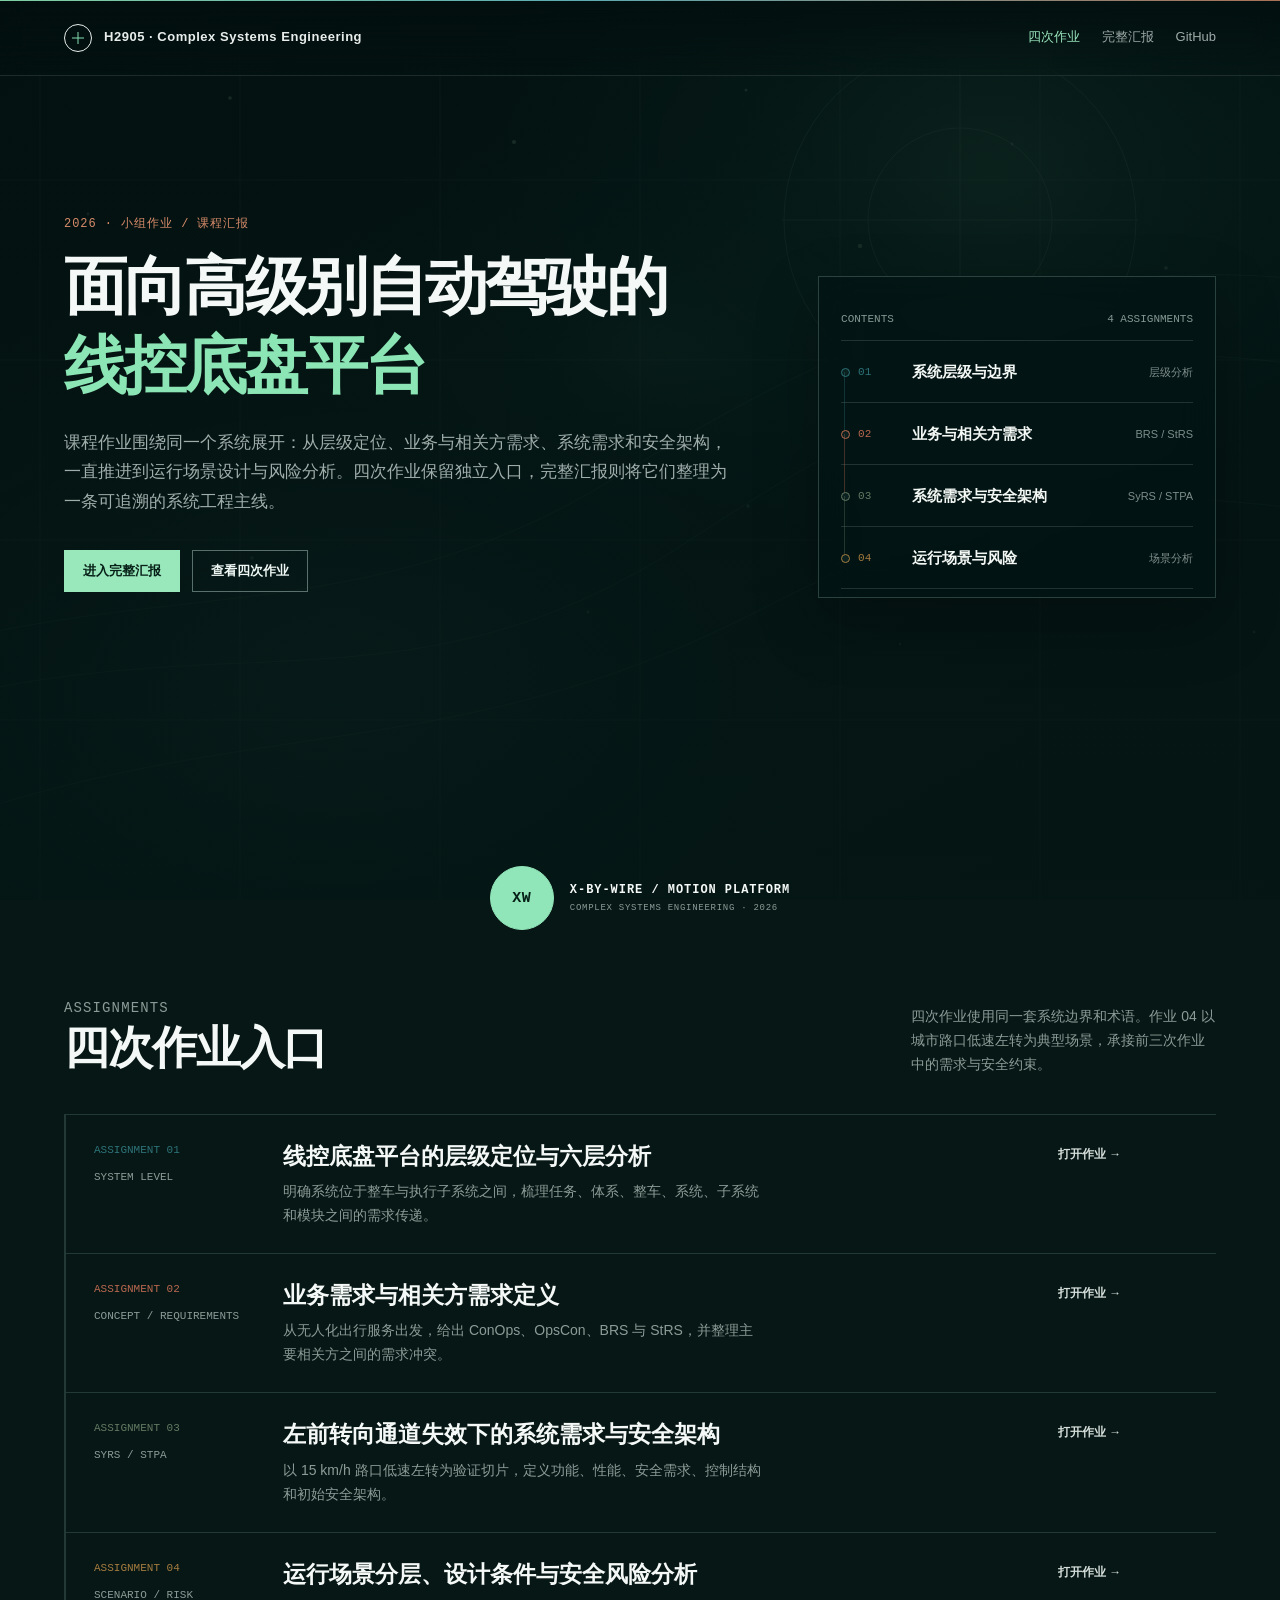
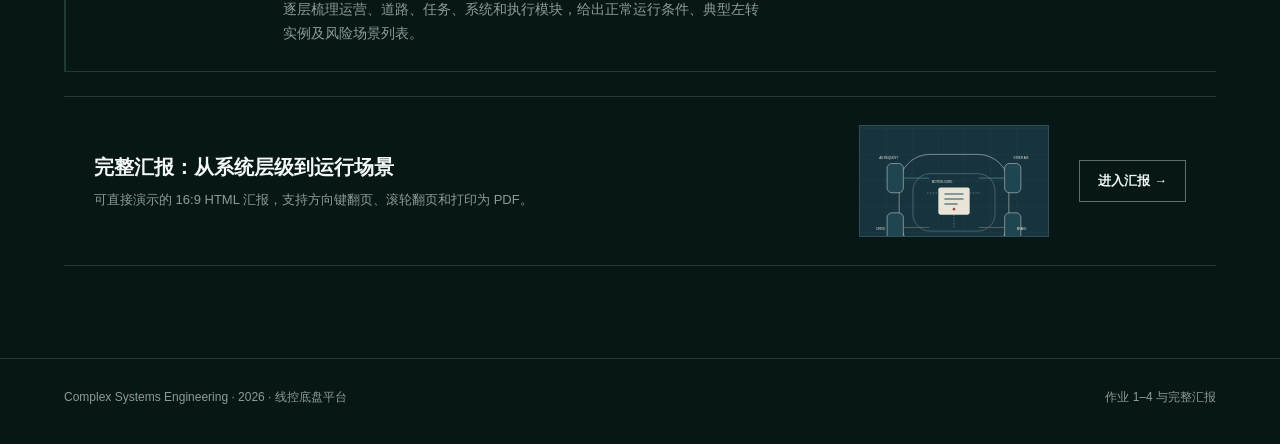
<file: index.html>
<!doctype html>
<html lang="zh-CN">
<head>
  <meta charset="utf-8">
  <meta name="viewport" content="width=device-width, initial-scale=1">
  <meta name="description" content="面向高级别自动驾驶的线控底盘平台：复杂系统工程课程作业 1–4 与完整汇报">
  <title>线控底盘平台｜复杂系统工程作业</title>
  <link rel="stylesheet" href="./assets/site.css">
</head>
<body class="page-home">
  <header class="site-header">
    <a class="site-brand" href="./">
      <span class="brand-rule" aria-hidden="true"></span>
      <span>H2905 · Complex Systems Engineering</span>
    </a>
    <nav class="site-nav" aria-label="主导航">
      <a href="#assignments" aria-current="page">四次作业</a>
      <a href="./report/">完整汇报</a>
      <a href="https://github.com/h2905/complex-systems-engineering-2026">GitHub</a>
    </nav>
  </header>

  <main>
    <section class="wrap hero">
      <div>
        <p class="eyebrow">2026 · 小组作业 / 课程汇报</p>
        <h1><span class="hero-title-line">面向高级别自动驾驶的</span><span>线控底盘平台</span></h1>
        <p class="hero-copy">
          课程作业围绕同一个系统展开：从层级定位、业务与相关方需求、系统需求和安全架构，
          一直推进到运行场景设计与风险分析。四次作业保留独立入口，完整汇报则将它们整理为一条可追溯的系统工程主线。
        </p>
        <div class="hero-actions">
          <a class="button primary" href="./report/">进入完整汇报</a>
          <a class="button" href="#assignments">查看四次作业</a>
        </div>
      </div>

      <aside class="contents-card" aria-label="作业目录">
        <div class="contents-head"><span>CONTENTS</span><span>4 ASSIGNMENTS</span></div>
        <ol class="contents-list">
          <li><a href="./assignments/wire-control-chassis/"><b>01</b><strong>系统层级与边界</strong><span>层级分析</span></a></li>
          <li><a href="./assignments/concept-definition/"><b>02</b><strong>业务与相关方需求</strong><span>BRS / StRS</span></a></li>
          <li><a href="./assignments/system-safety-architecture/"><b>03</b><strong>系统需求与安全架构</strong><span>SyRS / STPA</span></a></li>
          <li><a href="./assignments/scenario-design/"><b>04</b><strong>运行场景与风险</strong><span>场景分析</span></a></li>
        </ol>
      </aside>
    </section>

    <section class="section" id="assignments">
      <div class="wrap">
        <div class="section-brand" aria-hidden="true">
          <span class="section-brand-mark">XW</span>
          <span><strong>X-BY-WIRE / MOTION PLATFORM</strong><small>COMPLEX SYSTEMS ENGINEERING · 2026</small></span>
        </div>
        <header class="section-head">
          <div>
            <p class="eyebrow">ASSIGNMENTS</p>
            <h2>四次作业入口</h2>
          </div>
          <p>四次作业使用同一套系统边界和术语。作业 04 以城市路口低速左转为典型场景，承接前三次作业中的需求与安全约束。</p>
        </header>

        <div class="entry-grid">
          <a class="entry" href="./assignments/wire-control-chassis/">
            <div class="entry-meta"><span>ASSIGNMENT 01</span><span>SYSTEM LEVEL</span></div>
            <h3>线控底盘平台的层级定位与六层分析</h3>
            <p>明确系统位于整车与执行子系统之间，梳理任务、体系、整车、系统、子系统和模块之间的需求传递。</p>
            <div class="entry-foot"><span>层级 / 边界 / 接口</span><strong>打开作业 →</strong></div>
          </a>

          <a class="entry" href="./assignments/concept-definition/">
            <div class="entry-meta"><span>ASSIGNMENT 02</span><span>CONCEPT / REQUIREMENTS</span></div>
            <h3>业务需求与相关方需求定义</h3>
            <p>从无人化出行服务出发，给出 ConOps、OpsCon、BRS 与 StRS，并整理主要相关方之间的需求冲突。</p>
            <div class="entry-foot"><span>BRS / StRS / 相关方</span><strong>打开作业 →</strong></div>
          </a>

          <a class="entry" href="./assignments/system-safety-architecture/">
            <div class="entry-meta"><span>ASSIGNMENT 03</span><span>SYRS / STPA</span></div>
            <h3>左前转向通道失效下的系统需求与安全架构</h3>
            <p>以 15 km/h 路口低速左转为验证切片，定义功能、性能、安全需求、控制结构和初始安全架构。</p>
            <div class="entry-foot"><span>需求 / 架构 / 验证</span><strong>打开作业 →</strong></div>
          </a>

          <a class="entry" href="./assignments/scenario-design/">
            <div class="entry-meta"><span>ASSIGNMENT 04</span><span>SCENARIO / RISK</span></div>
            <h3>运行场景分层、设计条件与安全风险分析</h3>
            <p>逐层梳理运营、道路、任务、系统和执行模块，给出正常运行条件、典型左转实例及风险场景列表。</p>
            <div class="entry-foot"><span>场景 / ODD / 风险</span><strong>打开作业 →</strong></div>
          </a>
        </div>

        <a class="report-banner" href="./report/">
          <div>
            <h3>完整汇报：从系统层级到运行场景</h3>
            <p>可直接演示的 16:9 HTML 汇报，支持方向键翻页、滚轮翻页和打印为 PDF。</p>
          </div>
          <img class="report-banner-art" src="./assets/images/cover-chassis.svg" alt="">
          <span class="button">进入汇报 →</span>
        </a>
      </div>
    </section>
  </main>

  <footer class="site-footer">
    <div class="wrap">
      <span>Complex Systems Engineering · 2026 · 线控底盘平台</span>
      <span>作业 1–4 与完整汇报</span>
    </div>
  </footer>
  <script src="./assets/site.js"></script>
</body>
</html>
</file>
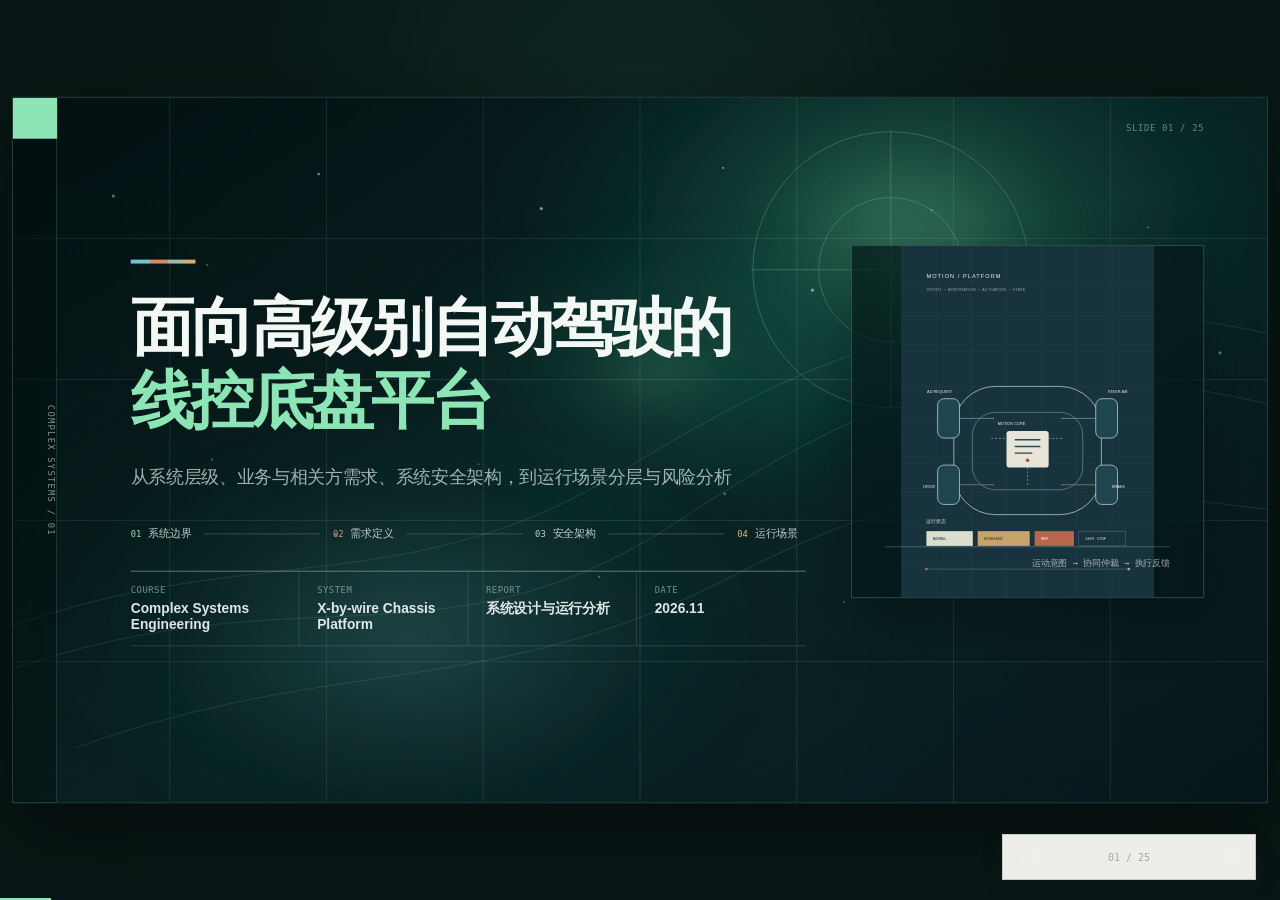
<file: report/index.html>
<!DOCTYPE doctype html>

<html lang="zh-CN">
<head>
<meta charset="utf-8"/>
<meta content="width=device-width, initial-scale=1" name="viewport"/>
<meta content="复杂系统工程课程完整汇报：面向高级别自动驾驶的线控底盘平台" name="description"/>
<title>完整汇报｜线控底盘平台</title>
<link href="../assets/report.css" rel="stylesheet"/>
</head>
<body>
<div class="deck-shell">
<main aria-label="小组汇报" class="deck-stage">
<section class="slide cover active" data-page="01">
<div class="cover-rule"></div>
<h1>面向高级别自动驾驶的<span>线控底盘平台</span></h1>
<p class="cover-subtitle">
          从系统层级、业务与相关方需求、系统安全架构，到运行场景分层与风险分析
        </p>
<div aria-label="汇报主线" class="cover-trace">
<span><b>01</b><em>系统边界</em></span><i></i>
<span><b>02</b><em>需求定义</em></span><i></i>
<span><b>03</b><em>安全架构</em></span><i></i>
<span><b>04</b><em>运行场景</em></span>
</div>
<figure class="cover-visual">
<svg aria-label="线控底盘平台的运动控制与状态反馈示意图" aria-labelledby="title desc" class="inline-illustration" role="img" viewbox="0 0 720 1000" xmlns="http://www.w3.org/2000/svg">
<title id="title">线控底盘平台运动控制示意</title>
<desc id="desc">车辆俯视示意，自动驾驶意图经底盘平台分配到四类执行器，并返回状态。</desc>
<rect fill="#17343e" height="1000" width="720"></rect>
<g opacity=".13" stroke="#b8c7c8" stroke-width="1">
<path d="M0 100H720M0 200H720M0 300H720M0 400H720M0 500H720M0 600H720M0 700H720M0 800H720M0 900H720"></path>
<path d="M100 0V1000M200 0V1000M300 0V1000M400 0V1000M500 0V1000M600 0V1000"></path>
</g>
<g fill="#f2eee3" font-family="Microsoft YaHei, sans-serif">
<text font-size="16" letter-spacing="3" x="72" y="92">MOTION / PLATFORM</text>
<text font-size="12" opacity=".55" x="72" y="128">INTENT → ARBITRATION → ACTUATION → STATE</text>
</g>
<g transform="translate(0 130)">
<rect fill="none" height="365" rx="118" stroke="#d5d9d2" stroke-width="2" width="420" x="150" y="270"></rect>
<rect fill="none" height="220" rx="65" stroke="#8fa5a8" stroke-width="1.5" width="314" x="203" y="344"></rect>
<g fill="#1f4551" stroke="#d4dbd6" stroke-width="2">
<rect height="112" rx="18" width="62" x="104" y="305"></rect>
<rect height="112" rx="18" width="62" x="554" y="305"></rect>
<rect height="112" rx="18" width="62" x="104" y="494"></rect>
<rect height="112" rx="18" width="62" x="554" y="494"></rect>
</g>
<g fill="none" stroke-width="2">
<path d="M166 361H265M455 361H554" stroke="#72a5a8"></path>
<path d="M166 550H265M455 550H554" stroke="#9f8865"></path>
</g>
<rect fill="#e8e4d8" height="104" rx="8" width="120" x="300" y="397"></rect>
<path d="M325 422H395M325 441H395M325 460H372" stroke="#284b58" stroke-linecap="round" stroke-width="4"></path>
<circle cx="360" cy="480" fill="#98543e" r="5"></circle>
<g fill="#f1ede3" font-family="Microsoft YaHei, sans-serif" font-size="11">
<text x="74" y="289">AD REQUEST</text>
<text x="275" y="380">MOTION CORE</text>
<text x="588" y="289">STEER A/B</text>
<text x="600" y="558">BRAKE</text>
<text x="63" y="558">DRIVE</text>
</g>
<g fill="none" stroke="#d7ddd8" stroke-width="1.5">
<path d="M257 418H300" stroke-dasharray="5 6"></path>
<path d="M420 418H463" stroke-dasharray="5 6"></path>
<path d="M360 501V550" stroke-dasharray="5 6"></path>
</g>
</g>
<g transform="translate(72 790)">
<text fill="#e7e3d8" font-family="Microsoft YaHei, sans-serif" font-size="13" x="0" y="0">运行状态</text>
<g font-family="Cascadia Mono, Consolas, monospace" font-size="11">
<rect fill="#d9decf" height="42" width="132" x="0" y="22"></rect>
<text fill="#17343e" x="18" y="48">NORMAL</text>
<rect fill="#c8a36a" height="42" width="148" x="146" y="22"></rect>
<text fill="#17343e" x="164" y="48">DEGRADED</text>
<rect fill="#b9654b" height="42" width="112" x="308" y="22"></rect>
<text fill="#fffaf0" x="326" y="48">MRM</text>
<rect fill="none" height="42" stroke="#778b8d" width="132" x="434" y="22"></rect>
<text fill="#dce2dd" x="452" y="48">SAFE STOP</text>
</g>
</g>
<g fill="none" stroke="#8ba0a1" stroke-width="1" transform="translate(72 920)">
<path d="M0 0H576"></path>
<circle cx="0" cy="0" fill="#b9654b" r="4" stroke="none"></circle>
<circle cx="576" cy="0" fill="#c8a36a" r="4" stroke="none"></circle>
</g>
</svg>
<figcaption>运动意图 → 协同仲裁 → 执行反馈</figcaption>
</figure>
<div class="cover-meta">
<div><small>COURSE</small><strong>Complex Systems Engineering</strong></div>
<div><small>SYSTEM</small><strong>X-by-wire Chassis Platform</strong></div>
<div><small>REPORT</small><strong>系统设计与运行分析</strong></div>
<div><small>DATE</small><strong>2026.11</strong></div>
</div>
</section>
<section class="slide" data-page="02">
<header class="slide-head">
<div><span class="label">ANALYTICAL FRAME</span><h2>从系统边界到运行证据</h2></div>
<p>本汇报围绕一个系统对象展开。先界定边界，再闭合需求和架构，最后放回具体运行场景验证。</p>
</header>
<div class="slide-body">
<div class="three-col">
<div class="plain-box">
<span class="label">01 / BOUNDARY</span>
<h3>系统是什么</h3>
<p>明确平台在任务、体系、整车与执行子系统之间的层级和职责，划清感知、规划与执行器本体的边界。</p>
</div>
<div class="plain-box">
<span class="label">02 / CLOSURE</span>
<h3>需求如何闭合</h3>
<p>从运营业务和相关方需求出发，形成 SyRS、控制结构、安全架构与可验证证据，避免需求停在描述层面。</p>
</div>
<div class="plain-box">
<span class="label">03 / OPERATION</span>
<h3>运行是否有效</h3>
<p>把系统放进路口左转场景，检查 ODD、人员状态、故障降级与风险控制是否与设计假设一致。</p>
</div>
</div>
<div class="state-strip">
<div><small>输入</small><strong>运营任务</strong><p>ODD、场景与相关方目标</p></div>
<div><small>转换</small><strong>需求闭合</strong><p>BRS / StRS / SyRS</p></div>
<div><small>实现</small><strong>安全架构</strong><p>双通道、仲裁与 MRM</p></div>
<div><small>输出</small><strong>运行证据</strong><p>验证结果与风险控制</p></div>
</div>
<div class="key-message">分析顺序固定为：先回答系统边界，再回答需求为什么成立，最后回答运行条件下如何证明安全。</div>
</div>
<footer class="slide-foot"><span>分析框架 / 系统—需求—运行</span><span>02</span></footer>
</section>
<section class="slide" data-page="03">
<header class="slide-head">
<div><span class="label">SYSTEM BOUNDARY</span><h2>系统对象与边界</h2></div>
<p>平台位于 Systems 层，向上接收运动意图，向下协调转向、制动、驱动与悬架。</p>
</header>
<div class="slide-body">
<div class="arrow-row">
<div class="node"><strong>AD 域</strong><span>轨迹 / 速度 / 停车</span></div><div class="arrow">→</div>
<div class="node"><strong>线控底盘平台</strong><span>解释 / 协同 / 仲裁</span></div><div class="arrow">→</div>
<div class="node"><strong>四类执行子系统</strong><span>转向 / 制动 / 驱动 / 悬架</span></div><div class="arrow">→</div>
<div class="node"><strong>整车运动</strong><span>路径 / 速度 / 姿态</span></div>
</div>
<div class="three-col" style="height:auto">
<div class="plain-box"><h3>范围内</h3><p>运动意图解释、多执行器协同、冗余仲裁、状态估计、故障降级、统一接口与事件记录。</p></div>
<div class="plain-box"><h3>范围外</h3><p>感知算法、全局路径规划、云端调度，以及单电机、制动卡钳等执行器机械本体设计。</p></div>
<div class="plain-box"><h3>边界原则</h3><p>上层给出任务意图，平台必须说明当前能力；能力未知或不足时，不得默认继续正常执行。</p></div>
</div>
<div class="key-message">平台的核心输出不是“某个执行器已在线”，而是“当前仍可完成什么运动，以及还能持续多久”。</div>
</div>
<footer class="slide-foot"><span>系统层级 / 系统边界</span><span>03</span></footer>
</section>
<section class="slide" data-page="04">
<header class="slide-head">
<div><span class="label">SIX LEVELS</span><h2>六层系统分析</h2></div>
<p>每一层都需要说明对象、输入、输出和与线控底盘平台的连接关系。</p>
</header>
<div class="slide-body">
<div class="system-map">
<div><small>L1 / MISSION</small><h3>任务</h3><p>安全、连续地完成高级别自动驾驶出行或接驳。</p></div>
<div><small>L2 / SoS</small><h3>体系</h3><p>车队、云控、路侧、补能、救援与监管共同提供运营条件。</p></div>
<div><small>L3 / VEHICLE</small><h3>整车</h3><p>以轨迹、速度、加速度和停车位置承载任务。</p></div>
<div><small>L4 / SYSTEM</small><h3>线控底盘平台</h3><p>把运动意图分配为四类执行能力，并持续声明剩余能力。</p></div>
<div><small>L5 / SUBSYSTEM</small><h3>子系统</h3><p>转向、制动、驱动和悬架分别形成横向、纵向和垂向能力。</p></div>
<div><small>L6 / MODULE</small><h3>模块</h3><p>电机、控制器、传感器、电源和通信提供可观测的物理执行。</p></div>
</div>
<div class="state-strip">
<div><small>分析对象</small><strong>Systems</strong><p>跨子系统集成平台</p></div>
<div><small>向上关系</small><strong>承接意图</strong><p>整车运动与安全约束</p></div>
<div><small>向下关系</small><strong>组织执行</strong><p>四类底盘子系统</p></div>
<div><small>核心边界</small><strong>能力声明</strong><p>可用、受限、MRM、隔离</p></div>
</div>
</div>
<footer class="slide-foot"><span>系统层级 / 六层分析</span><span>04</span></footer>
</section>
<section class="slide" data-page="05">
<header class="slide-head">
<div><span class="label">TRACEABILITY</span><h2>一个左转任务如何向下传递</h2></div>
<p>用同一场景检查六层之间的接口和责任，避免每层各写一套互不对应的需求。</p>
</header>
<div class="slide-body">
<div class="timeline">
<article><time>任务</time><h3>完成无人接驳</h3><p>安全到达站点，不依赖车内驾驶员。</p></article>
<article><time>体系</time><h3>批准 ODD 与任务</h3><p>调度下发站点、路段、天气边界和救援条件。</p></article>
<article><time>整车</time><h3>规划左转轨迹</h3><p>选择 12–15 km/h、曲率和安全停车位置。</p></article>
<article><time>系统</time><h3>分解运动指令</h3><p>生成转角、制动、轮端扭矩和姿态目标。</p></article>
<article><time>子系统</time><h3>执行器协同</h3><p>跟踪角度、控制速度、抑制侧倾。</p></article>
<article><time>模块</time><h3>状态反馈</h3><p>回传角度、电流、温度、轮速和健康状态。</p></article>
</div>
<div class="two-col col-55-45" style="margin-top:28px;height:auto">
<div class="plain-box">
<h3>设计含义</h3>
<p>任务层改变会向下传递约束；模块级能力不足也必须向上形成能力声明。缺少任何一层，需求链都会在集成或验证阶段断开。</p>
</div>
<div class="plain-box">
<h3>课程示例参数</h3>
<p>左转车轮转角约 +32.5°、目标车速约 12 km/h、整体状态 NORMAL。该组参数仅用于解释传递关系，不作为量产结论。</p>
</div>
</div>
</div>
<footer class="slide-foot"><span>系统层级 / 场景传递</span><span>05</span></footer>
</section>
<section class="slide" data-page="06">
<header class="slide-head">
<div><span class="label">CONOPS / OPSCON</span><h2>运营概念与系统运行概念</h2></div>
<p>ConOps 描述业务怎样运转，OpsCon 说明线控底盘平台在其中承担什么。</p>
</header>
<div class="slide-body">
<div class="two-col">
<div class="plain-box">
<h3>ConOps：城市 L4 出行服务</h3>
<ul>
<li>运营公司组织车辆、云控、路侧、补能、维护与救援资源。</li>
<li>车辆在批准的 ODD、车辆状态和任务边界内提供载客服务。</li>
<li>每次行程、故障和维护数据回到运营决策与安全证据。</li>
</ul>
</div>
<div class="plain-box">
<h3>OpsCon：线控底盘平台</h3>
<ul>
<li>输入：轨迹、速度、加速度、安全停车请求和整车状态。</li>
<li>处理：意图解释、执行分配、协同、仲裁、降级和状态估计。</li>
<li>输出：转角、制动力、轮端扭矩、姿态指令及剩余能力。</li>
</ul>
</div>
</div>
<div class="state-strip">
<div><small>NORMAL</small><strong>全通道能力</strong><p>执行常规任务</p></div>
<div><small>DEGRADED</small><strong>受限但可控</strong><p>降低速度或任务范围</p></div>
<div><small>MRM</small><strong>最小风险机动</strong><p>禁止新任务并安全停车</p></div>
<div><small>SAFE_STOP</small><strong>驻车与隔离</strong><p>等待维修或救援</p></div>
</div>
<div class="key-message">公共网络可以辅助运营，但本地运动控制、故障仲裁和 MRM 不能依赖云控链路。</div>
</div>
<footer class="slide-foot"><span>需求定义 / 运营概念</span><span>06</span></footer>
</section>
<section class="slide" data-page="07">
<header class="slide-head">
<div><span class="label">STAKEHOLDERS</span><h2>相关方需要并不总和</h2></div>
<p>需求定义不仅收集愿望，也要把安全、效率、成本和合规之间的冲突显式写出来。</p>
</header>
<div class="slide-body">
<div class="requirements-table">
<table>
<thead><tr><th style="width:15%">相关方</th><th style="width:27%">主要需要</th><th style="width:26%">可能冲突</th><th>处理方向</th></tr></thead>
<tbody>
<tr><td>乘客</td><td>安全、平顺、状态可理解。</td><td>紧急制动与乘员舒适性。</td><td>区分正常、紧急和 MRM 减速度包线。</td></tr>
<tr><td>运营方</td><td>连续服务、成本可控。</td><td>安全裕度与车辆可用率。</td><td>风险分级、恢复流程和能力化调度。</td></tr>
<tr><td>云控与远程人员</td><td>掌握真实能力与事件。</td><td>远程效率与本地安全授权。</td><td>本地安全逻辑优先，远程不得绕过锁存。</td></tr>
<tr><td>开发与安全团队</td><td>稳定接口和完整证据。</td><td>迭代速度与验证充分性。</td><td>版本化接口、变更影响分析和回归。</td></tr>
<tr><td>监管与保险方</td><td>记录完整、责任可追溯。</td><td>证据范围与数据隐私。</td><td>最小必要采集、分级保存和授权访问。</td></tr>
<tr><td>维修与供应商</td><td>可隔离、可诊断、责任清晰。</td><td>平台统一性与专有方案。</td><td>接口控制文档、维护模式和隔离点。</td></tr>
<tr><td>其他道路参与者</td><td>车辆行为可预测。</td><td>运营效率与轨迹激进度。</td><td>降级和 MRM 不超出可控车辆边界。</td></tr>
</tbody>
</table>
</div>
</div>
<footer class="slide-foot"><span>需求定义 / 相关方</span><span>07</span></footer>
</section>
<section class="slide" data-page="08">
<header class="slide-head">
<div><span class="label">BRS / STRS</span><h2>从业务目标到相关方需求</h2></div>
<p>BRS 采用 BR-01 至 BR-10；StRS 采用 SR-01 至 SR-22。本次汇报只展示与后续安全场景直接相关的需求。</p>
</header>
<div class="slide-body">
<div class="requirements-table">
<table>
<thead><tr><th style="width:9%">编号</th><th>需求摘要</th><th style="width:28%">通过准则</th></tr></thead>
<tbody>
<tr><td>BR-01</td><td>在定义 ODD 内完成无人化接驳，不依赖车内驾驶员完成常规行程。</td><td>批准 ODD 内完成无人运行验证与运营审核。</td></tr>
<tr><td>BR-02</td><td>避免底盘运动执行单点失效导致不可控运动。</td><td>安全分析、故障注入与台架或实车证据闭环。</td></tr>
<tr><td>BR-04</td><td>乘客获得可解释、与安全约束一致的运动体验。</td><td>加速度、冲击与姿态满足舒适基线。</td></tr>
<tr><td>BR-07</td><td>任务、故障、降级、维护与验证数据形成证据链。</td><td>安全要求可追溯至场景、实现和测试。</td></tr>
<tr><td>SR-02</td><td>持续发布可用、受限、MRM、隔离状态。</td><td>整车与云控一致解析，状态迁移正确。</td></tr>
<tr><td>SR-08</td><td>把轨迹和停车意图转换为相互约束的执行指令。</td><td>场景验证无持续执行器冲突。</td></tr>
<tr><td>SR-09</td><td>关键执行通道单点故障时检测、隔离并保持最低能力。</td><td>满足降级包线或进入 MRM。</td></tr>
<tr><td>SR-10</td><td>无法维持最低能力时进入并保持 MRM。</td><td>MRM 可重复进入，驻车状态可确认。</td></tr>
</tbody>
</table>
</div>
</div>
<footer class="slide-foot"><span>需求定义 / 需求基线</span><span>08</span></footer>
</section>
<section class="slide" data-page="09">
<header class="slide-head">
<div><span class="label">REQUIREMENT HANDOFF</span><h2>进入安全设计前的需求接口</h2></div>
<p>进入系统需求阶段前，需要把业务目标、相关方需要和验证证据接起来。</p>
</header>
<div class="slide-body">
<div class="arrow-row">
<div class="node"><strong>业务目标</strong><span>BR-02 / BR-07</span></div><div class="arrow">→</div>
<div class="node"><strong>相关方需求</strong><span>SR-09 / SR-10</span></div><div class="arrow">→</div>
<div class="node"><strong>系统场景</strong><span>左前通道失效</span></div><div class="arrow">→</div>
<div class="node"><strong>验证证据</strong><span>FR / PR / DR</span></div>
</div>
<div class="three-col" style="height:auto">
<div class="plain-box"><h3>已确认</h3><p>平台必须支持无人运营；关键执行单点故障不得导致不可控运动；状态和证据必须可追溯。</p></div>
<div class="plain-box"><h3>待协商</h3><p>具体速度阈值、允许的降级能力、故障恢复时长、日志保存期限和远程人员车辆比。</p></div>
<div class="plain-box"><h3>进入安全设计</h3><p>选择“15 km/h 路口左转、左前转向通道失效”作为可注入、可观察、可验证的系统切片。</p></div>
</div>
</div>
<footer class="slide-foot"><span>需求定义 / 场景衔接</span><span>09</span></footer>
</section>
<section class="slide" data-page="10">
<header class="slide-head">
<div><span class="label">VALIDATION SLICE</span><h2>先限定一个可以验收的切片</h2></div>
<p>系统边界只覆盖平台对左前转向通道故障的检测、仲裁、接管、能力声明和 MRM。</p>
</header>
<div class="slide-body">
<div class="three-col">
<div class="plain-box"><span class="label">SYSTEM UNDER STUDY</span><h3>线控底盘平台</h3><p>接收 AD 轨迹与速度意图，协调双转向通道、制动和驱动，并实时声明剩余能力。</p></div>
<div class="plain-box"><span class="label">FAULT TRIGGER</span><h3>左前转向通道失能</h3><p>执行器开路、反馈失效，或指令与实际角度持续不一致。机械本体设计不属于本切片。</p></div>
<div class="plain-box"><span class="label">ACCEPTANCE RESULT</span><h3>降级可控或安全停车</h3><p>不能悄悄回到 NORMAL；最终状态应为 DEGRADED、MRM 或 SAFE_STOP。</p></div>
</div>
<div class="condition-table" style="margin-top:24px">
<table>
<thead><tr><th>初始条件</th><th>课程验证基线</th><th>说明</th></tr></thead>
<tbody>
<tr><td>道路</td><td>干沥青，左转半径约 15 m</td><td>后续需按整车动力学和试验道路确认。</td></tr>
<tr><td>车辆</td><td>半载，车速 15 km/h</td><td>用于建立单故障切片的初始参数。</td></tr>
<tr><td>时间目标</td><td>检测约 50 ms，接管约 100 ms</td><td>作为待验证指标，不构成量产承诺。</td></tr>
</tbody>
</table>
</div>
</div>
<footer class="slide-foot"><span>系统需求 / 验证切片</span><span>10</span></footer>
</section>
<section class="slide" data-page="11">
<header class="slide-head">
<div><span class="label">CONTROL STRUCTURE</span><h2>控制结构与状态迁移</h2></div>
<p>AD 域负责运动意图；平台负责可实现性、仲裁和降级；执行器与车辆状态回到平台形成闭环。</p>
</header>
<div class="slide-body">
<div class="system-map" style="grid-template-columns:repeat(5,1fr)">
<div><small>COMMAND</small><h3>AD 运动请求</h3><p>曲率、目标速度、加速度上限、安全停车请求。</p></div>
<div><small>HEALTH</small><h3>独立健康判断</h3><p>指令、角度、电流、温度和通信新鲜度。</p></div>
<div><small>AUTHORITY</small><h3>锁存式仲裁</h3><p>决定模式，阻止未知状态回到 NORMAL。</p></div>
<div><small>EXECUTION</small><h3>双通道转向</h3><p>A 主执行，B 热备；制动和驱动受同一模式约束。</p></div>
<div><small>FEEDBACK</small><h3>车辆状态</h3><p>转角、横摆、轮速、剩余能力和事件序号。</p></div>
</div>
<div class="state-strip">
<div><small>S0 · NORMAL</small><strong>双通道有效</strong><p>正常转向与速度请求</p></div>
<div><small>S1 · DEGRADED</small><strong>单通道有效</strong><p>B 接管，限速并声明能力</p></div>
<div><small>S2 · MRM</small><strong>无有效转向</strong><p>禁止新任务、协调受控停车</p></div>
<div><small>S3 · SAFE_STOP</small><strong>驻车与隔离</strong><p>事件记录、通知、等待维修</p></div>
</div>
<div class="key-message">关键反馈不能只写“是否在线”，还要给出模式、剩余转角、速度上限、原因和有效时间。</div>
</div>
<footer class="slide-foot"><span>系统需求 / 控制结构</span><span>11</span></footer>
</section>
<section class="slide" data-page="12">
<header class="slide-head">
<div><span class="label">SYSTEM REQUIREMENTS</span><h2>系统需求规格：只写可实现、可验证的内容</h2></div>
<p>SyRS 以 FR、PR、DR 编号，并直接追溯到相关方需求和 STPA 安全约束。</p>
</header>
<div class="slide-body">
<div class="requirements-table">
<table>
<thead><tr><th style="width:9%">编号</th><th>需求陈述</th><th style="width:33%">初始验收方向</th></tr></thead>
<tbody>
<tr><td>FR-01</td><td>同时监测双通道指令、实际角度、电流、使能和通信新鲜度，区分有效、降级、未知和故障。</td><td>两类以上独立证据不一致时不得保持有效。</td></tr>
<tr><td>FR-02</td><td>主通道失效时锁存故障、阻断错误指令，并切换至已通过自检的热备通道。</td><td>故障后不自动返回 NORMAL。</td></tr>
<tr><td>FR-03</td><td>切换时保持转角和横摆趋势连续，禁止阶跃式转向修正。</td><td>控制周期 10 ms；不得触发驱动扭矩增加。</td></tr>
<tr><td>FR-04</td><td>仅一个有效转向通道时进入 DEGRADED，限速并声明可实现能力。</td><td>初版速度上限 20 km/h，待整车标定。</td></tr>
<tr><td>FR-05</td><td>无有效转向通道时拒绝新任务、进入 MRM，并协调制动、驱动与驻车。</td><td>初版 100 ms 内发出 MRM，减速度不超过 0.3 g。</td></tr>
<tr><td>PR-01/02</td><td>健康判断、仲裁和转角更新周期固定；故障检测时间受控。</td><td>周期 10 ms；检测目标不超过 50 ms。</td></tr>
<tr><td>PR-03</td><td>热备通道在明确时序内接管并保持指令连续。</td><td>接管目标不超过 100 ms。</td></tr>
<tr><td>DR-01</td><td>记录故障码、状态迁移、双通道反馈、指令序列与统一时间戳。</td><td>一次测试可由事件序列独立重建。</td></tr>
</tbody>
</table>
</div>
</div>
<footer class="slide-foot"><span>系统需求 / SyRS</span><span>12</span></footer>
</section>
<section class="slide" data-page="13">
<header class="slide-head">
<div><span class="label">INITIAL ARCHITECTURE</span><h2>架构重点是把故障隔离路径画出来</h2></div>
<p>双通道不是把同一套资源复制两份；供电、通信、计算、时间源和机械依赖都要检查共因故障。</p>
</header>
<div class="slide-body">
<div class="two-col col-65-35">
<figure class="slide-image">
<svg aria-label="双通道转向、独立健康判断、锁存仲裁与最小风险机动架构" aria-labelledby="title desc" class="inline-illustration" role="img" viewbox="0 0 1200 700" xmlns="http://www.w3.org/2000/svg">
<title id="title">双通道转向架构与故障降级</title>
<desc id="desc">主通道失效后，独立健康判断将执行权交给热备通道，无法维持能力时进入MRM。</desc>
<rect fill="#eef4f5" height="700" width="1200"></rect>
<g opacity=".55" stroke="#d2cfc4" stroke-width="1">
<path d="M0 100H1200M0 200H1200M0 300H1200M0 400H1200M0 500H1200M0 600H1200"></path>
<path d="M100 0V700M200 0V700M300 0V700M400 0V700M500 0V700M600 0V700M700 0V700M800 0V700M900 0V700M1000 0V700M1100 0V700"></path>
</g>
<g transform="translate(70 88)">
<text fill="#244653" font-family="Cascadia Mono, Consolas, monospace" font-size="13" letter-spacing="3" x="0" y="0">FAIL-OPERATIONAL / STEERING</text>
<text fill="#707777" font-family="Microsoft YaHei, sans-serif" font-size="14" x="0" y="34">单通道失效后，系统只允许降级运行或进入最小风险状态。</text>
</g>
<g font-family="Microsoft YaHei, sans-serif">
<g transform="translate(72 190)">
<rect fill="#274955" height="126" width="210"></rect>
<text fill="#aebfc0" font-family="Cascadia Mono, Consolas, monospace" font-size="10" x="20" y="34">A / PRIMARY</text>
<text fill="#f8f5ed" font-size="20" x="20" y="68">主控制通道</text>
<text fill="#c8d1cf" font-size="12" x="20" y="94">指令闭环 · 实际转角 · 电流</text>
<circle cx="182" cy="101" fill="#bd654b" r="8"></circle>
</g>
<g transform="translate(72 352)">
<rect fill="#e1e4dc" height="126" stroke="#9ba49d" width="210"></rect>
<text fill="#6b7472" font-family="Cascadia Mono, Consolas, monospace" font-size="10" x="20" y="34">B / HOT STANDBY</text>
<text fill="#244653" font-size="20" x="20" y="68">热备控制通道</text>
<text fill="#657170" font-size="12" x="20" y="94">受控输出 · 自检 · 待授权</text>
</g>
<g transform="translate(382 190)">
<rect fill="#fbfaf5" height="288" stroke="#a8afa8" width="212"></rect>
<text fill="#80503d" font-family="Cascadia Mono, Consolas, monospace" font-size="10" x="22" y="36">INDEPENDENT MONITOR</text>
<text fill="#244653" font-size="20" x="22" y="72">独立健康判断</text>
<path d="M22 102H190M22 132H190M22 162H190M22 192H150" stroke="#d4d1c7"></path>
<text fill="#67716f" font-size="12" x="22" y="122">时间戳 / 新鲜度</text>
<text fill="#67716f" font-size="12" x="22" y="152">指令 / 角度一致性</text>
<text fill="#67716f" font-size="12" x="22" y="182">车辆横摆与响应</text>
<text fill="#8f4d39" font-size="12" x="22" y="220">未知状态 → 不授权 NORMAL</text>
<rect fill="#eee4dc" height="28" width="168" x="22" y="242"></rect>
<text fill="#80503d" font-size="11" x="34" y="261">2oo2 合理性判断</text>
</g>
<g transform="translate(694 190)">
<rect fill="#d7dccf" height="126" width="204"></rect>
<text fill="#5b6860" font-family="Cascadia Mono, Consolas, monospace" font-size="10" x="20" y="34">ARBITRATION</text>
<text fill="#244653" font-size="20" x="20" y="68">锁存式仲裁</text>
<text fill="#5f6c67" font-size="12" x="20" y="94">降级后不自动返回</text>
</g>
<g transform="translate(694 352)">
<rect fill="#b9674c" height="126" width="204"></rect>
<text fill="#f0ded5" font-family="Cascadia Mono, Consolas, monospace" font-size="10" x="20" y="34">MRM / FALLBACK</text>
<text fill="#fffaf2" font-size="20" x="20" y="68">最小风险机动</text>
<text fill="#f5e4db" font-size="12" x="20" y="94">禁增扭 · 减速 · 驻车</text>
</g>
<g transform="translate(990 210)">
<rect fill="#17343e" height="236" width="138"></rect>
<text fill="#9eb1b2" font-family="Cascadia Mono, Consolas, monospace" font-size="9" x="20" y="36">OUTPUT</text>
<text fill="#f8f5ed" font-size="18" x="20" y="75">可控运动</text>
<path d="M20 96H116" stroke="#718a8c"></path>
<text fill="#c2cdca" font-size="12" x="20" y="126">路径连续</text>
<text fill="#c2cdca" font-size="12" x="20" y="154">速度受限</text>
<text fill="#c2cdca" font-size="12" x="20" y="182">状态可追溯</text>
</g>
</g>
<g fill="none" stroke="#819192" stroke-width="2">
<path d="M282 253H382M282 415H382M594 334H694"></path>
<path d="M796 253V352"></path>
<path d="M898 415H990"></path>
</g>
<g fill="#8f4d39">
<path d="M374 247L388 253L374 259Z"></path>
<path d="M374 409L388 415L374 421Z"></path>
<path d="M686 328L700 334L686 340Z"></path>
<path d="M982 409L996 415L982 421Z"></path>
</g>
</svg>
<figcaption>FAIL-OPERATIONAL / 单通道失效后的控制路径</figcaption>
</figure>
<div class="compact-list">
<article><b>A / B</b><div><h3>主通道与热备通道</h3><p>两通道持续自检，热备输出受控；只有在仲裁器授权后才接管执行权。</p></div></article>
<article><b>H</b><div><h3>独立健康判断</h3><p>同时比较指令、实际转角、电流、温度、时间戳和车辆横摆响应。</p></div></article>
<article><b>M</b><div><h3>锁存式模式仲裁</h3><p>故障或未知状态不得回到 NORMAL，恢复必须经过维修确认和重新自检。</p></div></article>
<article><b>R / E</b><div><h3>MRM 与证据记录</h3><p>无有效转向时禁止增扭、受控停车；完整保存模式迁移、反馈和版本。</p></div></article>
</div>
</div>
<div class="key-message contrast">“未知即不安全”：健康状态不能确认时，不授予正常执行权。</div>
</div>
<footer class="slide-foot"><span>安全架构 / 初始架构</span><span>13</span></footer>
</section>
<section class="slide" data-page="14">
<header class="slide-head">
<div><span class="label">STPA</span><h2>从危险反推不安全控制动作</h2></div>
<p>本次分析聚焦错误过程模型、反馈失效和接管动作本身带来的风险。</p>
</header>
<div class="slide-body">
<div class="risk-table">
<table>
<thead><tr><th style="width:15%">危险</th><th style="width:20%">不安全控制动作</th><th style="width:27%">因果场景</th><th>安全约束</th></tr></thead>
<tbody>
<tr><td>H-01 无法维持预期路径</td><td>UCA-01 健康未知时仍发布 NORMAL</td><td>通信在线被误认为执行器可用；反馈陈旧。</td><td>SC-01 未知状态不授权 NORMAL。</td></tr>
<tr><td>H-01 无法维持预期路径</td><td>UCA-02 备份未完成自检即接管</td><td>方向或零位错误，切换成为新风险。</td><td>SC-02 接管前完成自检和授权。</td></tr>
<tr><td>H-02 非预期横摆</td><td>UCA-03 接管时未限扭矩就输出大转角</td><td>力矩冲突、积分饱和或指令阶跃。</td><td>SC-03 限扭矩、限变化率并保持闭环。</td></tr>
<tr><td>H-01 失去方向控制</td><td>UCA-04 无有效转向时继续驱动</td><td>停车距离和横向裕度持续缩小。</td><td>SC-04 禁止增扭并进入 MRM。</td></tr>
<tr><td>H-02 收敛不可预测</td><td>UCA-05 确认失效后延迟请求 MRM</td><td>等待更优决策导致停车窗口缩短。</td><td>SC-05 固定超时并及时安全停车。</td></tr>
</tbody>
</table>
</div>
<div class="condition-table" style="margin-top:18px">
<table>
<thead><tr><th style="width:20%">安全需求</th><th>落实内容</th></tr></thead>
<tbody>
<tr><td>SAF-01 / 02</td><td>未知状态不得进入 NORMAL；故障必须锁存，未经维修确认不得自动恢复。</td></tr>
<tr><td>SAF-03</td><td>双通道不共享单一电源、通信路径或时间源，共性故障必须可检测。</td></tr>
<tr><td>SAF-04 / 06</td><td>无转向能力时禁止增扭并进入 MRM；接管期间限制扭矩和转角变化率。</td></tr>
</tbody>
</table>
</div>
</div>
<footer class="slide-foot"><span>安全分析 / STPA</span><span>14</span></footer>
</section>
<section class="slide" data-page="15">
<header class="slide-head">
<div><span class="label">VERIFICATION</span><h2>用故障注入证明系统行为</h2></div>
<p>每个用例同时检查模式迁移、时序、车辆运动和证据记录，而不只看是否“报警”。</p>
</header>
<div class="slide-body">
<div class="trace-table">
<table>
<thead><tr><th style="width:10%">用例</th><th style="width:34%">注入条件</th><th>通过证据</th></tr></thead>
<tbody>
<tr><td>VT-01</td><td>15 km/h 定曲率左转中切断 A 通道使能，B 通道热备。</td><td>检测和接管满足基线；不返回 NORMAL；无驱动增扭。</td></tr>
<tr><td>VT-02</td><td>保持旧角度值但停止更新时间戳，并制造指令与实际角度不一致。</td><td>判为未知；禁止 NORMAL；保存完整故障快照。</td></tr>
<tr><td>VT-03</td><td>A 通道失效，同时 B 通道自检失败或供电中断。</td><td>及时请求 MRM；禁止驱动增扭；完成受控减速与驻车。</td></tr>
<tr><td>VT-04</td><td>断开共享通信或时钟；清除故障码但不维修。</td><td>共性故障可检测；故障锁存；维修确认后才允许重新自检。</td></tr>
</tbody>
</table>
</div>
<div class="two-col" style="margin-top:22px;height:auto">
<div class="plain-box"><h3>试验顺序</h3><p>模型在环 → 故障注入台架 → 封闭场地低速左转 → 按结果调整速度、转角与减速度边界。</p></div>
<div class="plain-box"><h3>未闭合项</h3><p>机械共因、轮胎与载荷影响、时钟同步精度、MRM 停车位置和乘员冲击仍需实车数据。</p></div>
</div>
</div>
<footer class="slide-foot"><span>安全验证 / 故障注入</span><span>15</span></footer>
</section>
<section class="slide" data-page="16">
<header class="slide-head">
<div><span class="label">SCENARIO LAYERS</span><h2>场景分五层展开</h2></div>
<p>从运营环境逐层收敛到模块状态。上层决定任务是否成立，下层决定任务能否执行。</p>
</header>
<div class="slide-body">
<div class="system-map" style="grid-template-columns:repeat(5,1fr)">
<div><small>S0 / OPERATIONS</small><h3>运营与体系</h3><p>任务、ODD、调度、云控、远程协助、救援、监管与维护。</p></div>
<div><small>S1 / ENVIRONMENT</small><h3>道路与环境</h3><p>交叉口、车道、坡度、附着、天气、光照、视野和交通参与者。</p></div>
<div><small>S2 / MISSION</small><h3>车辆任务</h3><p>路线、左转动作、目标速度、加速度、载荷、乘员与停车位置。</p></div>
<div><small>S3 / SYSTEM</small><h3>底盘平台</h3><p>模式、执行指令、健康状态、剩余能力、时延与时间戳。</p></div>
<div><small>S4 / MODULE</small><h3>执行与模块</h3><p>双转向通道、制动器、驱动、悬架、传感器、电源与通信。</p></div>
</div>
<div class="two-col" style="margin-top:25px;height:auto">
<div class="plain-box"><h3>向下传递</h3><p>任务选择道路与轨迹；平台把轨迹转换为运动能力；模块故障反过来限制上层任务。</p></div>
<div class="plain-box"><h3>向上约束</h3><p>ODD 或模块能力不满足时，平台不能只报故障，还要声明还剩多少转向、制动和速度能力。</p></div>
</div>
</div>
<footer class="slide-foot"><span>场景设计 / 分层</span><span>16</span></footer>
</section>
<section class="slide" data-page="17">
<header class="slide-head">
<div><span class="label">SCENE ELEMENTS</span><h2>每一层需要记录的要素</h2></div>
<p>要素选择围绕“可能改变运动任务、能力或安全边界”的信息，避免把场景写成完整环境数据库。</p>
</header>
<div class="slide-body">
<div class="requirements-table">
<table>
<thead><tr><th style="width:16%">层次</th><th>核心要素</th><th style="width:30%">本阶段关注点</th></tr></thead>
<tbody>
<tr><td>S0 运营与体系</td><td>接驳任务、站点、批准 ODD、调度策略、远程人员、救援与监管。</td><td>车辆是否被允许进入此任务，异常后由谁接收事件。</td></tr>
<tr><td>S1 道路与环境</td><td>交叉口类型、车道宽度、坡度、附着、天气、光照、行人与非机动车、对向直行。</td><td>环境是否仍在 ODD 内，可见性和附着是否改变运动边界。</td></tr>
<tr><td>S2 车辆任务</td><td>轨迹、曲率、目标速度、加速度、载荷、乘员状态和安全停车位置。</td><td>任务需要多少时间、空间和执行能力。</td></tr>
<tr><td>S3 底盘平台</td><td>模式、输入请求、四类执行指令、健康状态、剩余能力、时延和日志。</td><td>系统能否实现任务，何时应限速、降级或 MRM。</td></tr>
<tr><td>S4 执行与模块</td><td>转向双通道、制动、驱动、悬架、角度、电流、温度、压力、轮速、电源和通信。</td><td>模块状态是否足以支撑平台声明的最低能力。</td></tr>
</tbody>
</table>
</div>
</div>
<footer class="slide-foot"><span>场景设计 / 要素</span><span>17</span></footer>
</section>
<section class="slide" data-page="18">
<header class="slide-head">
<div><span class="label">OPERATING DESIGN DOMAIN</span><h2>正常运行设计条件：运行设计范围</h2></div>
<p>下列条件构成课程阶段的正常 ODD。超出范围时，平台应收紧授权或停止任务。</p>
</header>
<div class="slide-body">
<div class="condition-table">
<table>
<thead><tr><th style="width:12%">类别</th><th>正常条件</th><th style="width:32%">超出条件时</th></tr></thead>
<tbody>
<tr><td>道路</td><td>批准的城市低速道路；信号或标志明确；车道宽 ≥ 3.25 m；坡度 ≤ 5%；左转半径 &gt; 10 m；标线可识别。</td><td>未批准路段、几何或路权不确定时拒绝任务。</td></tr>
<tr><td>交通</td><td>混合交通；存在机动车、行人和非机动车，但其行为能在预测窗口内识别。</td><td>高密度冲突、道路封闭或无法解释的交通行为触发减速或停车。</td></tr>
<tr><td>速度</td><td>常规 ≤ 30 km/h；典型左转 12–15 km/h；最终阈值按车型、载荷和附着标定。</td><td>超出能力声明时不得继续推进任务。</td></tr>
<tr><td>天气与光照</td><td>道路附着良好；无积水或积雪；白天或满足照明要求的夜间。</td><td>雨雪、大雾、积水、低附着或强逆光时收紧 ODD。</td></tr>
<tr><td>通信</td><td>云控可辅助运营，但本地控制、仲裁和 MRM 不依赖公共网络。</td><td>通信中断时保持本地能力，完成安全动作或停车。</td></tr>
<tr><td>能量与热</td><td>高压、低压、驱动、制动与控制器温度处于供应商声明范围。</td><td>热降额、能量不足或制动能力下降时更新剩余能力。</td></tr>
</tbody>
</table>
</div>
</div>
<footer class="slide-foot"><span>运行条件 / ODD</span><span>18</span></footer>
</section>
<section class="slide" data-page="19">
<header class="slide-head">
<div><span class="label">SYSTEM AND PEOPLE</span><h2>运行设计条件：系统状态与人员状态</h2></div>
<p>车辆自检、能力声明和人员职责必须同时满足条件，正常任务才成立。</p>
</header>
<div class="slide-body">
<div class="two-col">
<div>
<h3 style="margin-top:0">系统状态</h3>
<div class="condition-table">
<table>
<tbody>
<tr><td>主状态</td><td>NORMAL，无锁存故障，无未确认健康状态。</td></tr>
<tr><td>自检</td><td>双转向、制动、驱动、悬架、传感器、电源与通信通过。</td></tr>
<tr><td>一致性</td><td>指令、反馈和车辆响应在允许误差内；时间戳新鲜且单调。</td></tr>
<tr><td>能力声明</td><td>给出可用转角、速度上限、制动能力、模式原因和有效时间。</td></tr>
<tr><td>时间基准</td><td>AD 请求、平台控制、执行反馈与事件记录可核对。</td></tr>
</tbody>
</table>
</div>
</div>
<div>
<h3 style="margin-top:0">人员状态</h3>
<div class="condition-table">
<table>
<tbody>
<tr><td>车内人员</td><td>正式运营不配驾驶员；乘客坐稳并系安全带；车门关闭。</td></tr>
<tr><td>试验安全员</td><td>初始道路验证阶段可随车，并可使用独立急停。</td></tr>
<tr><td>远程人员</td><td>经过培训，能读取状态、原因和处置项；同时监控车辆数须验证。</td></tr>
<tr><td>授权边界</td><td>远程建议不得绕过本地安全约束、故障锁存和 MRM。</td></tr>
<tr><td>运维与救援</td><td>具备隔离、断电、拖移权限，并知道如何读取危险状态。</td></tr>
</tbody>
</table>
</div>
</div>
</div>
<div class="key-message">正常运行的判据是“条件满足且能力已声明”，并非车辆已经上电或某个执行器在线。</div>
</div>
<footer class="slide-foot"><span>运行条件 / 系统与人员</span><span>19</span></footer>
</section>
<section class="slide" data-page="20">
<header class="slide-head">
<div><span class="label">TYPICAL SCENARIO</span><h2>典型实例：无保护路口低速左转</h2></div>
<p>半载、干沥青、白天；接近 18 km/h，进入冲突区降至约 12 km/h；对向有直行车辆，右缘有等待通行的行人和非机动车。</p>
</header>
<div class="slide-body">
<div class="two-col col-55-45">
<figure class="slide-image">
<svg aria-label="城市无保护路口低速左转场景与主要交通冲突" aria-labelledby="title desc" class="inline-illustration" role="img" viewbox="0 0 1200 760" xmlns="http://www.w3.org/2000/svg">
<title id="title">南进口至西出口的城市路口低速左转</title>
<desc id="desc">L4接驳车从南进口驶入无保护路口，在对向直行间隙确认后向左转入西出口；远侧人行横道有行人与非机动车。</desc>
<rect fill="#eef4f5" height="760" width="1200"></rect>
<g fill="#284955">
<rect height="760" width="260" x="470" y="0"></rect>
<rect height="260" width="1200" x="0" y="250"></rect>
</g>
<g stroke="#e6e3d8" stroke-width="4">
<path d="M482 0V250M718 0V250M482 510V760M718 510V760"></path>
<path d="M0 262H470M730 262H1200M0 498H470M730 498H1200"></path>
<path d="M600 0V250M600 510V760" opacity=".8" stroke-dasharray="26 24"></path>
<path d="M0 380H470M730 380H1200" opacity=".8" stroke-dasharray="26 24"></path>
</g>
<g fill="none" stroke-linejoin="round">
<path d="M646 710V430Q646 355 565 355H0" stroke="#d9d5c7" stroke-width="92"></path>
<path d="M646 710V430Q646 355 565 355H0" stroke="#a45b43" stroke-width="7"></path>
<path d="M676 715V435Q676 326 566 326H0" stroke="#d2a75f" stroke-dasharray="12 12" stroke-width="4"></path>
</g>
<g transform="translate(610 650)">
<rect fill="#e7dfd3" height="118" rx="18" stroke="#244653" stroke-width="3" width="76" x="0" y="0"></rect>
<rect fill="#718d92" height="31" rx="8" width="48" x="14" y="18"></rect>
<circle cx="18" cy="95" fill="#a15a42" r="4"></circle>
<circle cx="58" cy="95" fill="#a15a42" r="4"></circle>
<text fill="#244653" font-family="Microsoft YaHei, sans-serif" font-size="16" x="-146" y="48">L4 接驳车</text>
<text fill="#687474" font-family="Cascadia Mono, Consolas, monospace" font-size="10" x="-176" y="70">12 KM/H · NORMAL</text>
</g>
<g transform="translate(525 65)">
<rect fill="#e7dfd3" height="118" rx="17" stroke="#244653" stroke-width="3" width="74"></rect>
<rect fill="#6d868a" height="31" rx="8" width="48" x="13" y="18"></rect>
<text fill="#244653" font-family="Microsoft YaHei, sans-serif" font-size="16" x="98" y="48">对向直行车辆</text>
<text fill="#687474" font-family="Cascadia Mono, Consolas, monospace" font-size="10" x="98" y="70">GAP CONFIRM</text>
</g>
<g transform="translate(150 535)">
<circle cx="0" cy="0" fill="#b8684d" r="12"></circle>
<path d="M0 12V54M-14 28H15M0 54L-17 84M0 54L18 84" stroke="#b8684d" stroke-linecap="round" stroke-width="6"></path>
<circle cx="53" cy="14" fill="none" r="17" stroke="#6d7659" stroke-width="5"></circle>
<circle cx="105" cy="14" fill="none" r="17" stroke="#6d7659" stroke-width="5"></circle>
<path d="M70 14H88M53 14L35 33M105 14L120 33" stroke="#6d7659" stroke-width="4"></path>
<text fill="#4d5d5e" font-family="Microsoft YaHei, sans-serif" font-size="14" x="-8" y="118">远侧人行横道占用</text>
</g>
<g fill="#f8f5ed" font-family="Cascadia Mono, Consolas, monospace">
<text font-size="13" letter-spacing="3" x="75" y="72">UNPROTECTED LEFT TURN / SOUTH → WEST</text>
<text fill="#aebcbd" font-size="10" x="75" y="100">ODD VALID · HEALTH NORMAL · LOCAL SAFETY ACTIVE</text>
</g>
<g transform="translate(75 690)">
<rect fill="#17343e" height="34" width="232"></rect>
<text fill="#f8f5ed" font-family="Microsoft YaHei, sans-serif" font-size="12" x="16" y="22">轨迹：南进口进入，西出口驶出</text>
<text fill="#80503d" font-family="Microsoft YaHei, sans-serif" font-size="12" x="260" y="22">冲突：对向直行间隙 / 远侧慢行占用</text>
</g>
</svg>
<figcaption>12 km/h · 左转基线 · 对向直行与右侧慢行者</figcaption>
</figure>
<div class="event-list">
<article><time>−8 s</time><div><h3>任务与 ODD 校验</h3><p>确认路段、天气、载荷和任务均处于批准范围。</p></div></article>
<article><time>−5 s</time><div><h3>识别冲突空间</h3><p>AD 输出左转轨迹、对向车辆间隙与行人占用。</p></div></article>
<article><time>−2 s</time><div><h3>平台自检</h3><p>双转向、制动、驱动、悬架健康；状态 NORMAL。</p></div></article>
<article><time>0 s</time><div><h3>进入左转</h3><p>曲率约 0.067 m⁻¹；分配转角、制动和姿态目标。</p></div></article>
<article><time>2–5 s</time><div><h3>轨迹跟踪</h3><p>检查实际转角、横摆、轮速和侧向加速度。</p></div></article>
<article><time>6 s</time><div><h3>退出路口</h3><p>平滑回正，恢复目标速度并记录任务事件。</p></div></article>
</div>
</div>
</div>
<footer class="slide-foot"><span>典型场景 / 路口左转</span><span>20</span></footer>
</section>
<section class="slide" data-page="21">
<header class="slide-head">
<div><span class="label">RISK SCENARIO LIST 1</span><h2>把场景要素偏差转成风险场景</h2></div>
<p>采用“过早、过晚、未发生、顺序错误、持续时间过长”的偏差检查。等级为课程阶段初评，需用数据验证。</p>
</header>
<div class="slide-body">
<div class="risk-table">
<table>
<thead><tr><th style="width:8%">编号</th><th style="width:23%">风险场景</th><th style="width:23%">触发偏差</th><th style="width:22%">可能后果</th><th style="width:10%">S / P</th><th>控制方向</th></tr></thead>
<tbody>
<tr><td>RT-01</td><td>对向直行车辆遮挡，间隙判断过晚。</td><td>冲突识别延迟，轨迹仍进入左转。</td><td>与对向车辆侧向碰撞。</td><td>S3 / B</td><td>保留间隙不确定性；低置信度禁止进入冲突区。</td></tr>
<tr><td>RT-02</td><td>行人或非机动车进入规划路径。</td><td>占用预测更新过晚或未进入约束。</td><td>挤压、碰撞或非预期急停。</td><td>S3 / B</td><td>限速、保留横向裕度、无法确认时停车。</td></tr>
<tr><td>RT-03</td><td>前车在入口突然制动。</td><td>制动请求过晚；回馈与液压协同不足。</td><td>追尾、乘员冲击或阻塞路口。</td><td>S2 / B</td><td>准备制动、限制跟车时距、监测热状态。</td></tr>
<tr><td>RT-04</td><td>湿滑路面导致车辆偏离左转路径。</td><td>附着估计偏差；扭矩和转角包线未收紧。</td><td>横向稳定性下降，越过车道边界。</td><td>S2 / B</td><td>湿滑条件退出正常 ODD；降低速度与扭矩变化率。</td></tr>
<tr><td>RT-05</td><td>左前转向通道在进入路口时失效。</td><td>执行器开路或指令与实际角度持续不一致。</td><td>左转不足或路径突变。</td><td>S3 / B</td><td>双通道健康判断、热备接管、限速和 MRM。</td></tr>
</tbody>
</table>
</div>
<p class="small muted" style="margin:12px 0 0">S1：车内可恢复异常；S2：交通冲突或 MRM；S3：存在人员伤害或扩大事故可能。A/B/C：初步低/中/高可能性。</p>
</div>
<footer class="slide-foot"><span>风险分析 / 风险列表</span><span>21</span></footer>
</section>
<section class="slide" data-page="22">
<header class="slide-head">
<div><span class="label">RISK SCENARIO LIST 2</span><h2>系统故障和运营偏差同样属于风险场景</h2></div>
<p>平台风险不只在机械失效，也包括错误状态、共因故障、能力更新滞后和远程处置误判。</p>
</header>
<div class="slide-body">
<div class="risk-table">
<table>
<thead><tr><th style="width:8%">编号</th><th style="width:24%">风险场景</th><th style="width:24%">触发偏差</th><th style="width:22%">可能后果</th><th style="width:10%">S / P</th><th>控制方向</th></tr></thead>
<tbody>
<tr><td>RT-06</td><td>转向反馈卡滞，但系统仍判为 NORMAL。</td><td>通信在线；时间戳或指令一致性检查不足。</td><td>按错误过程模型继续转向。</td><td>S3 / A</td><td>新鲜度、角度、电流和车辆响应多证据判断。</td></tr>
<tr><td>RT-07</td><td>备份通道接管产生转角或扭矩阶跃。</td><td>切换过猛；积分饱和或零位不一致。</td><td>非预期横摆或乘员伤害。</td><td>S2 / B</td><td>限扭矩和变化率、抗饱和、接管前自检。</td></tr>
<tr><td>RT-08</td><td>双通道共享电源、时钟或通信导致共因失效。</td><td>冗余资源并未真正独立。</td><td>无转向能力且 MRM 协调受影响。</td><td>S3 / A</td><td>独立供电和时间源、共性故障检测、独立 MRM。</td></tr>
<tr><td>RT-09</td><td>远程人员延迟确认或被错误状态误导。</td><td>状态不完整、网络延迟或越权命令。</td><td>错过停车窗口或采取不适当处置。</td><td>S2 / B</td><td>本地安全优先，状态含原因与剩余能力。</td></tr>
<tr><td>RT-10</td><td>制动或驱动热降额，平台仍按原能力分配任务。</td><td>能力反馈过晚或未更新。</td><td>制动力不足，只能在更差位置停车。</td><td>S2 / B</td><td>持续发布热状态与能力上限；降额后重规划。</td></tr>
</tbody>
</table>
</div>
<div class="key-message">风险分析的重点从“零件是否故障”扩展到“系统是否用正确状态和剩余能力支持了当前任务”。</div>
</div>
<footer class="slide-foot"><span>风险分析 / 风险列表</span><span>22</span></footer>
</section>
<section class="slide" data-page="23">
<header class="slide-head">
<div><span class="label">CONTROL MAPPING</span><h2>高风险场景回到需求与验证</h2></div>
<p>风险不是另起一套清单，而要能追溯到需求、架构和测试。</p>
</header>
<div class="slide-body">
<div class="two-col col-65-35">
<div class="trace-table">
<table>
<thead><tr><th style="width:15%">场景约束</th><th>约束内容</th><th style="width:26%">承接需求</th></tr></thead>
<tbody>
<tr><td>SCN-01</td><td>ODD、自检、健康与能力声明同时满足，才允许 NORMAL 并执行左转。</td><td>SR-02 / SR-09 / SAF-01</td></tr>
<tr><td>SCN-02</td><td>规划轨迹超出当前转角、附着或制动能力时，平台拒绝执行并声明不可实现。</td><td>SR-08 / SR-09</td></tr>
<tr><td>SCN-03</td><td>转向能力低于任务需求时进入 DEGRADED；无法维持最低路径能力时进入 MRM。</td><td>FR-04 / FR-05 / SAF-04</td></tr>
<tr><td>SCN-04</td><td>能力、热状态或附着估计显著变化时，按期更新剩余能力。</td><td>SR-02 / SR-11</td></tr>
<tr><td>SCN-05</td><td>远程协助不得覆盖本地故障锁存、安全停车和运动能力限制。</td><td>SR-03 / SR-07</td></tr>
</tbody>
</table>
</div>
<div>
<div class="risk-matrix" style="margin-top:0">
<div class="axis"></div><div class="axis">低</div><div class="axis">中</div><div class="axis">高</div>
<div class="axis">S3</div><div class="cell-mid">RT-08</div><div class="cell-high"><span class="marker">RT-05</span> <span class="marker">RT-06</span></div><div class="cell-high"><span class="marker">RT-02</span></div>
<div class="axis">S2</div><div class="cell-low">RT-10</div><div class="cell-mid"><span class="marker">RT-03</span> <span class="marker">RT-04</span></div><div class="cell-high"><span class="marker">RT-09</span></div>
<div class="axis">S1</div><div class="cell-low"></div><div class="cell-mid"></div><div class="cell-high"></div>
<div class="axis"></div><div class="axis">A 低</div><div class="axis">B 中</div><div class="axis">C 高</div>
</div>
<p class="small muted">初评矩阵用于确定优先验证顺序，不代表已接受的交通风险。</p>
</div>
</div>
</div>
<footer class="slide-foot"><span>风险分析 / 控制映射</span><span>23</span></footer>
</section>
<section class="slide" data-page="24">
<header class="slide-head">
<div><span class="label">END-TO-END TRACE</span><h2>从系统定义到运行验证形成闭环</h2></div>
<p>每一项结论都能进入下一阶段，避免汇报时只堆材料而没有系统主线。</p>
</header>
<div class="slide-body">
<div class="timeline" style="grid-template-columns:repeat(4,1fr)">
<article><time>01 层级</time><h3>确定系统层级</h3><p>线控底盘平台位于 Systems 层，承接整车运动目标，组织四类执行子系统。</p></article>
<article><time>02 需求</time><h3>形成需求来源</h3><p>BR-02、BR-07 与 SR-09、SR-10 共同要求故障可控、能力可声明、证据可追溯。</p></article>
<article><time>03 架构</time><h3>定义系统响应</h3><p>通过 FR、PR、DR、SC 和初始架构形成检测、接管、降级、MRM 和验证路径。</p></article>
<article><time>04 场景</time><h3>检查运行有效性</h3><p>把需求和架构放入路口左转场景，检查 ODD、人员状态、典型过程与风险场景。</p></article>
</div>
<div class="condition-table" style="margin-top:30px">
<table>
<thead><tr><th style="width:16%">汇报问题</th><th>本组回答</th><th style="width:31%">尚需确认</th></tr></thead>
<tbody>
<tr><td>系统是什么</td><td>面向整车运动的系统级平台，不是单一执行器集合。</td><td>车型范围、整车接口与供应商边界。</td></tr>
<tr><td>为什么需要</td><td>无人化运营需要补回人工最终容错，并支持跨车型复用。</td><td>运营目标、法规准入和成本约束。</td></tr>
<tr><td>怎样保证安全</td><td>健康监测、双通道接管、能力声明、锁存、MRM 与证据记录。</td><td>阈值、独立性和 MRM 停车位置需验证。</td></tr>
<tr><td>在哪些场景有效</td><td>城市低速道路和受控路口左转，超出 ODD 时退出或停车。</td><td>复杂交通、恶劣天气和真实故障率数据。</td></tr>
</tbody>
</table>
</div>
</div>
<footer class="slide-foot"><span>完整链路 / 需求追溯</span><span>24</span></footer>
</section>
<section class="slide" data-page="25">
<header class="slide-head">
<div><span class="label">CONCLUSION</span><h2>结论</h2></div>
<p>本报告形成一条连续的系统设计与运行分析主线，并明确当前可以确认和仍待验证的内容。</p>
</header>
<div class="slide-body">
<div class="three-col" style="height:auto">
<div class="plain-box"><h3>系统工程主线</h3><p>从任务与体系出发确定平台边界，再通过 BRS、StRS、SyRS 和安全架构把目标变成可实现、可验证的要求。</p></div>
<div class="plain-box"><h3>安全设计重点</h3><p>未知状态不授权正常执行；故障要锁存；备份接管要保持指令连续；无法维持最低能力时进入 MRM。</p></div>
<div class="plain-box"><h3>场景分析重点</h3><p>正常任务必须同时满足 ODD、系统健康和人员职责条件。风险来自场景偏差、能力更新滞后和错误状态。</p></div>
</div>
<h3 style="margin-top:30px">参考与说明</h3>
<ol class="source-list">
<li>ISO/IEC/IEEE 29148:2018，Requirements engineering。</li>
<li>ISO/IEC/IEEE 15288:2023，System life cycle processes。</li>
<li>STPA Handbook，Leveson &amp; Thomas，2018。</li>
<li>本报告参数均为课程情景基线，不作为量产、法规或安全认证结论。</li>
</ol>
<div class="key-message contrast" style="margin-top:26px">下一步：与整车和感知团队确认量化阈值，并按仿真、HIL、封闭场地的顺序完成验证。</div>
</div>
<footer class="slide-foot"><span>H2905 · Complex Systems Engineering · 2026</span><span>25</span></footer>
</section>
</main>
</div>
<nav aria-label="汇报控制" class="deck-controls">
<a href="../" title="返回课程主页">目录</a>
<button data-prev="" title="上一页" type="button">←</button>
<span class="counter">01 / 25</span>
<button data-next="" title="下一页" type="button">→</button>
<button data-print="" title="打印或另存为 PDF" type="button">打印</button>
</nav>
<div aria-hidden="true" class="progress"><span></span></div>
<script src="../assets/report.js"></script>
</body>
</html>
</file>
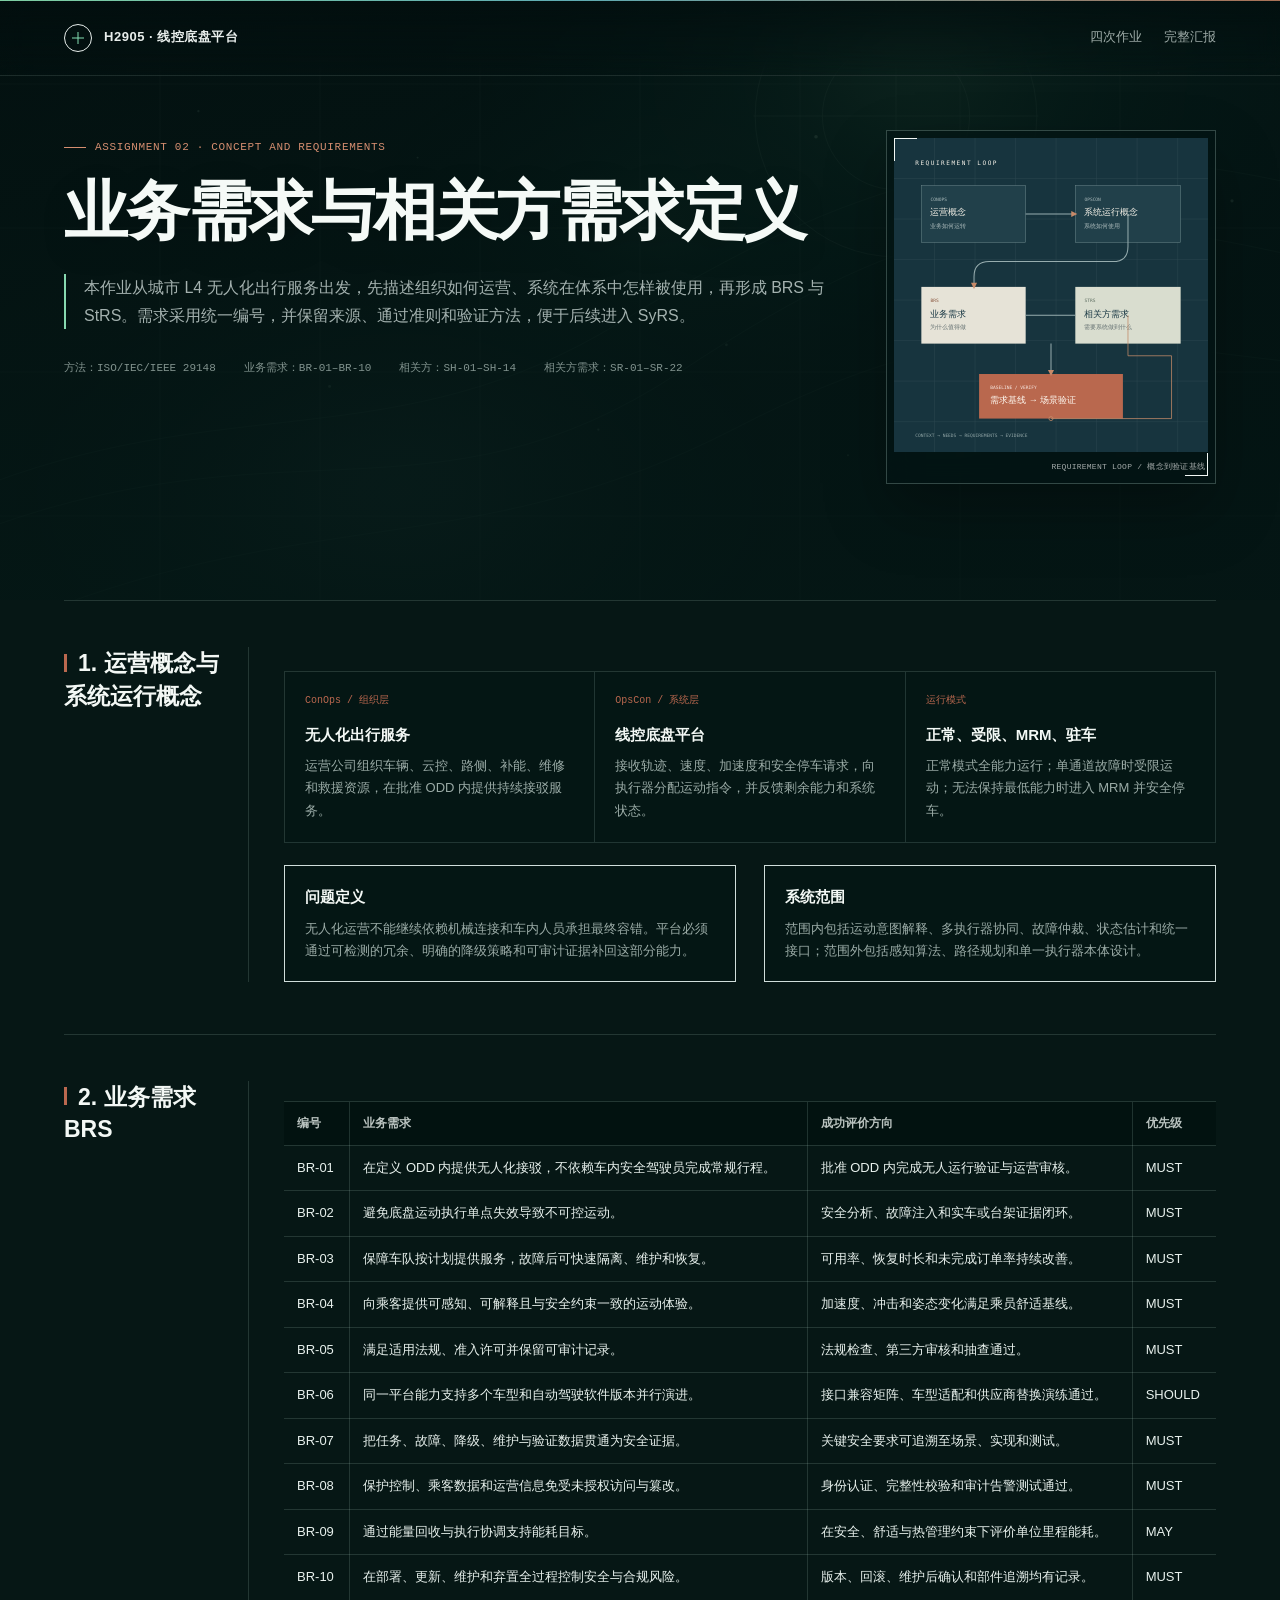
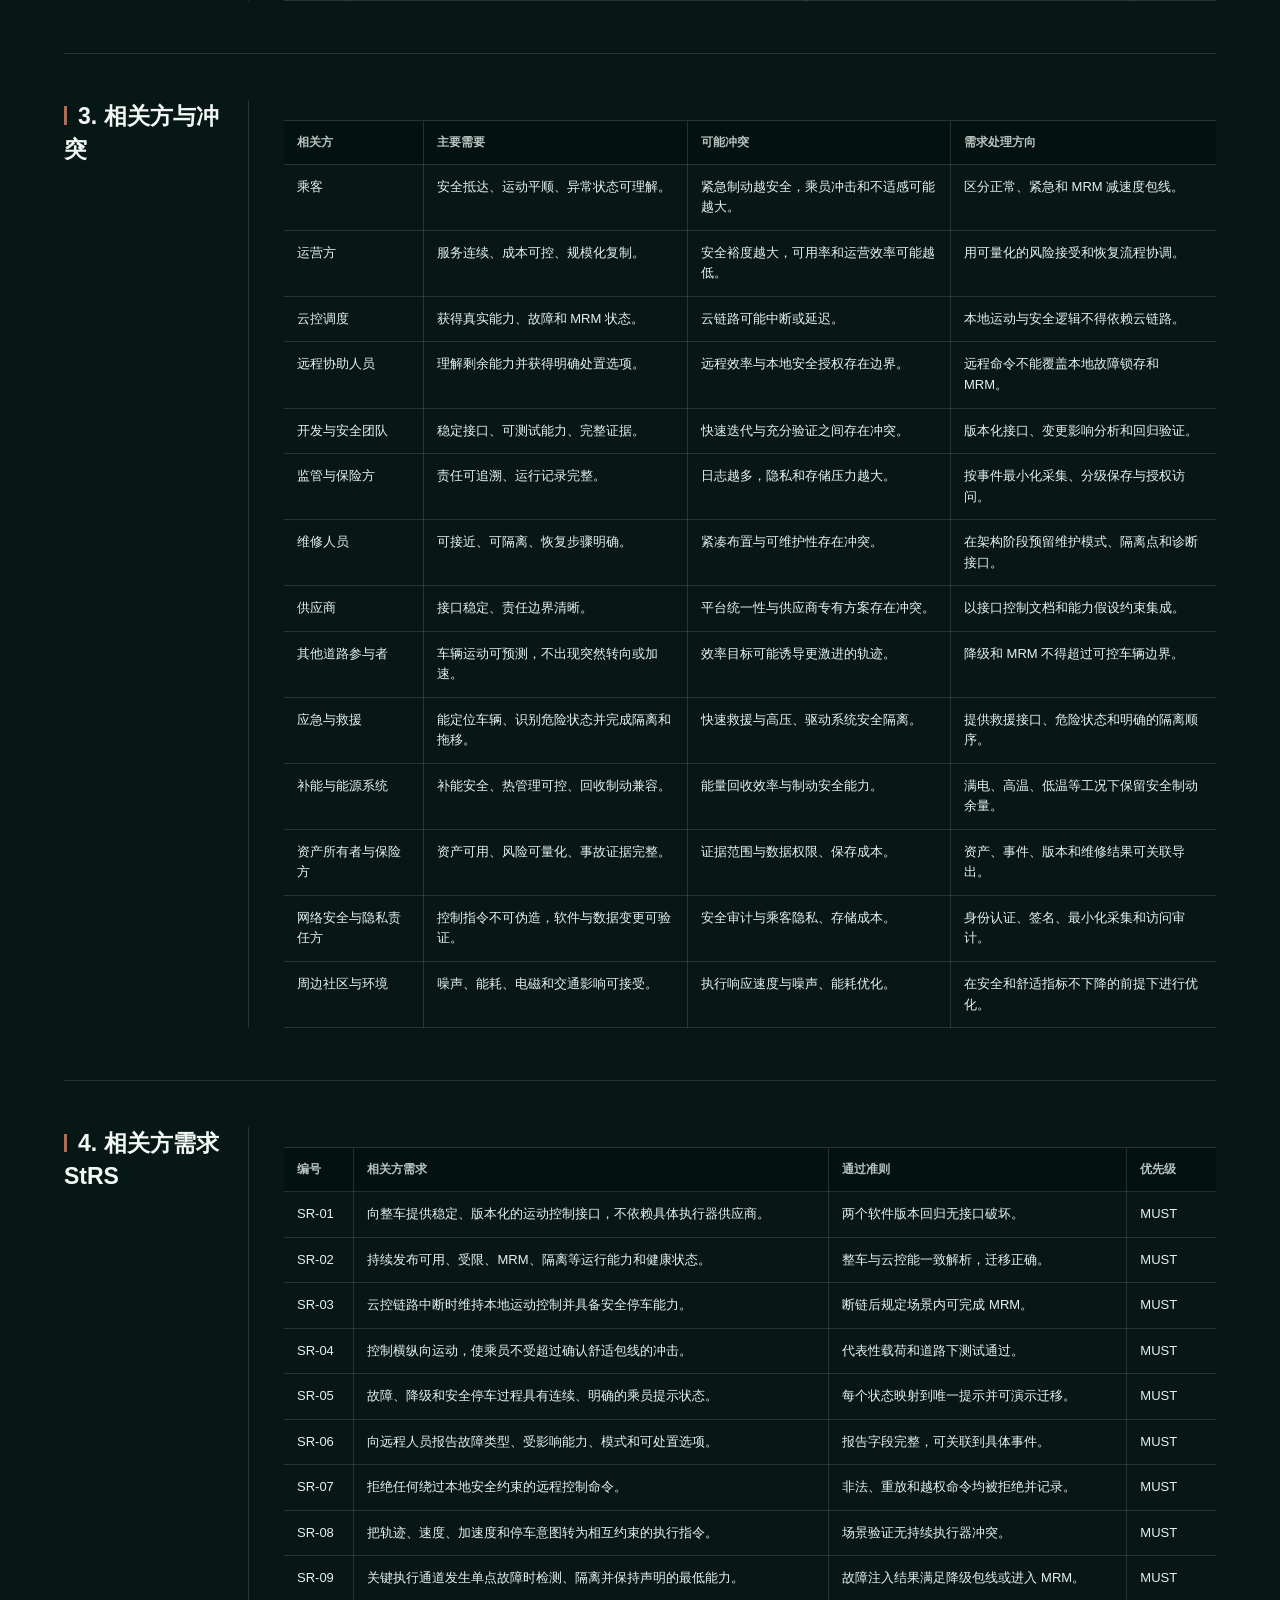
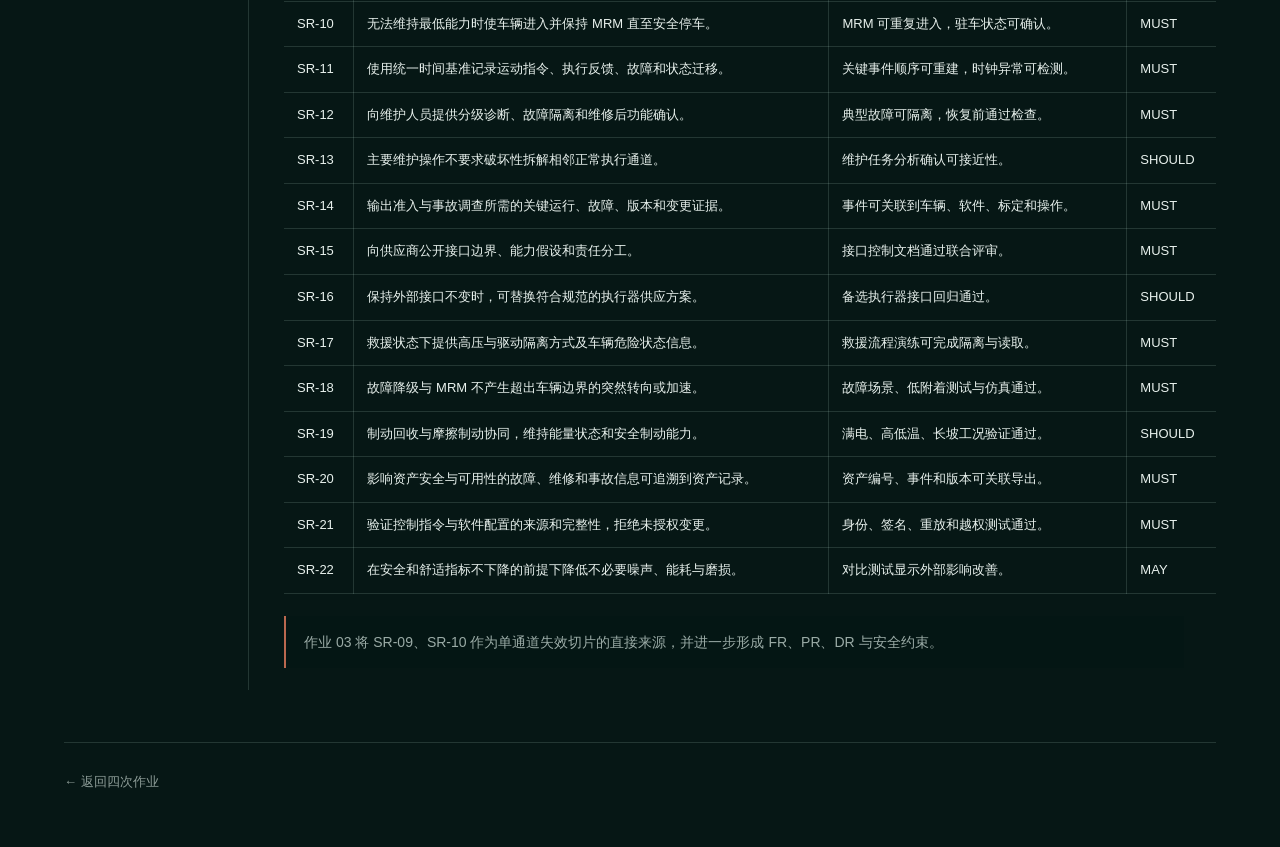
<file: assignments/concept-definition/index.html>
<!doctype html>
<html lang="zh-CN">
<head>
  <meta charset="utf-8">
  <meta name="viewport" content="width=device-width, initial-scale=1">
  <meta name="description" content="复杂系统工程作业 02：线控底盘平台业务需求与相关方需求定义">
  <title>作业 02｜BRS 与 StRS</title>
  <link rel="stylesheet" href="../../assets/site.css">
</head>
<body class="page-doc tone-needs">
  <header class="site-header">
    <a class="site-brand" href="../../"><span class="brand-rule"></span><span>H2905 · 线控底盘平台</span></a>
    <nav class="site-nav" aria-label="主导航">
      <a href="../../">四次作业</a>
      <a href="../../report/">完整汇报</a>
    </nav>
  </header>

  <main class="wrap">
    <header class="doc-hero">
      <p class="doc-kicker">Assignment 02 · Concept and requirements</p>
      <h1>业务需求与相关方需求定义</h1>
      <p class="doc-lead">
        本作业从城市 L4 无人化出行服务出发，先描述组织如何运营、系统在体系中怎样被使用，再形成 BRS 与 StRS。需求采用统一编号，并保留来源、通过准则和验证方法，便于后续进入 SyRS。
      </p>
      <div class="doc-meta">
        <span>方法：ISO/IEC/IEEE 29148</span><span>业务需求：BR-01–BR-10</span><span>相关方：SH-01–SH-14</span><span>相关方需求：SR-01–SR-22</span>
      </div>
      <figure class="doc-visual">
        <img src="../../assets/images/requirements-loop.svg" alt="从运营概念、系统运行概念到业务需求和相关方需求，再进入场景验证的闭环">
        <figcaption>REQUIREMENT LOOP / 概念到验证基线</figcaption>
      </figure>
    </header>

    <section class="doc-section">
      <h2>1. 运营概念与系统运行概念</h2>
      <div class="summary-grid">
        <div>
          <small>ConOps / 组织层</small>
          <strong>无人化出行服务</strong>
          <p>运营公司组织车辆、云控、路侧、补能、维修和救援资源，在批准 ODD 内提供持续接驳服务。</p>
        </div>
        <div>
          <small>OpsCon / 系统层</small>
          <strong>线控底盘平台</strong>
          <p>接收轨迹、速度、加速度和安全停车请求，向执行器分配运动指令，并反馈剩余能力和系统状态。</p>
        </div>
        <div>
          <small>运行模式</small>
          <strong>正常、受限、MRM、驻车</strong>
          <p>正常模式全能力运行；单通道故障时受限运动；无法保持最低能力时进入 MRM 并安全停车。</p>
        </div>
      </div>
      <div class="two-col">
        <div class="box">
          <h3>问题定义</h3>
          <p>无人化运营不能继续依赖机械连接和车内人员承担最终容错。平台必须通过可检测的冗余、明确的降级策略和可审计证据补回这部分能力。</p>
        </div>
        <div class="box">
          <h3>系统范围</h3>
          <p>范围内包括运动意图解释、多执行器协同、故障仲裁、状态估计和统一接口；范围外包括感知算法、路径规划和单一执行器本体设计。</p>
        </div>
      </div>
    </section>

    <section class="doc-section">
      <h2>2. 业务需求 BRS</h2>
      <div class="table-wrap">
        <table>
          <thead>
            <tr><th>编号</th><th>业务需求</th><th>成功评价方向</th><th>优先级</th></tr>
          </thead>
          <tbody>
            <tr><td>BR-01</td><td>在定义 ODD 内提供无人化接驳，不依赖车内安全驾驶员完成常规行程。</td><td>批准 ODD 内完成无人运行验证与运营审核。</td><td>MUST</td></tr>
            <tr><td>BR-02</td><td>避免底盘运动执行单点失效导致不可控运动。</td><td>安全分析、故障注入和实车或台架证据闭环。</td><td>MUST</td></tr>
            <tr><td>BR-03</td><td>保障车队按计划提供服务，故障后可快速隔离、维护和恢复。</td><td>可用率、恢复时长和未完成订单率持续改善。</td><td>MUST</td></tr>
            <tr><td>BR-04</td><td>向乘客提供可感知、可解释且与安全约束一致的运动体验。</td><td>加速度、冲击和姿态变化满足乘员舒适基线。</td><td>MUST</td></tr>
            <tr><td>BR-05</td><td>满足适用法规、准入许可并保留可审计记录。</td><td>法规检查、第三方审核和抽查通过。</td><td>MUST</td></tr>
            <tr><td>BR-06</td><td>同一平台能力支持多个车型和自动驾驶软件版本并行演进。</td><td>接口兼容矩阵、车型适配和供应商替换演练通过。</td><td>SHOULD</td></tr>
            <tr><td>BR-07</td><td>把任务、故障、降级、维护与验证数据贯通为安全证据。</td><td>关键安全要求可追溯至场景、实现和测试。</td><td>MUST</td></tr>
            <tr><td>BR-08</td><td>保护控制、乘客数据和运营信息免受未授权访问与篡改。</td><td>身份认证、完整性校验和审计告警测试通过。</td><td>MUST</td></tr>
            <tr><td>BR-09</td><td>通过能量回收与执行协调支持能耗目标。</td><td>在安全、舒适与热管理约束下评价单位里程能耗。</td><td>MAY</td></tr>
            <tr><td>BR-10</td><td>在部署、更新、维护和弃置全过程控制安全与合规风险。</td><td>版本、回滚、维护后确认和部件追溯均有记录。</td><td>MUST</td></tr>
          </tbody>
        </table>
      </div>
    </section>

    <section class="doc-section">
      <h2>3. 相关方与冲突</h2>
      <div class="table-wrap">
        <table>
          <thead><tr><th>相关方</th><th>主要需要</th><th>可能冲突</th><th>需求处理方向</th></tr></thead>
          <tbody>
            <tr><td>乘客</td><td>安全抵达、运动平顺、异常状态可理解。</td><td>紧急制动越安全，乘员冲击和不适感可能越大。</td><td>区分正常、紧急和 MRM 减速度包线。</td></tr>
            <tr><td>运营方</td><td>服务连续、成本可控、规模化复制。</td><td>安全裕度越大，可用率和运营效率可能越低。</td><td>用可量化的风险接受和恢复流程协调。</td></tr>
            <tr><td>云控调度</td><td>获得真实能力、故障和 MRM 状态。</td><td>云链路可能中断或延迟。</td><td>本地运动与安全逻辑不得依赖云链路。</td></tr>
            <tr><td>远程协助人员</td><td>理解剩余能力并获得明确处置选项。</td><td>远程效率与本地安全授权存在边界。</td><td>远程命令不能覆盖本地故障锁存和 MRM。</td></tr>
            <tr><td>开发与安全团队</td><td>稳定接口、可测试能力、完整证据。</td><td>快速迭代与充分验证之间存在冲突。</td><td>版本化接口、变更影响分析和回归验证。</td></tr>
            <tr><td>监管与保险方</td><td>责任可追溯、运行记录完整。</td><td>日志越多，隐私和存储压力越大。</td><td>按事件最小化采集、分级保存与授权访问。</td></tr>
            <tr><td>维修人员</td><td>可接近、可隔离、恢复步骤明确。</td><td>紧凑布置与可维护性存在冲突。</td><td>在架构阶段预留维护模式、隔离点和诊断接口。</td></tr>
            <tr><td>供应商</td><td>接口稳定、责任边界清晰。</td><td>平台统一性与供应商专有方案存在冲突。</td><td>以接口控制文档和能力假设约束集成。</td></tr>
            <tr><td>其他道路参与者</td><td>车辆运动可预测，不出现突然转向或加速。</td><td>效率目标可能诱导更激进的轨迹。</td><td>降级和 MRM 不得超过可控车辆边界。</td></tr>
            <tr><td>应急与救援</td><td>能定位车辆、识别危险状态并完成隔离和拖移。</td><td>快速救援与高压、驱动系统安全隔离。</td><td>提供救援接口、危险状态和明确的隔离顺序。</td></tr>
            <tr><td>补能与能源系统</td><td>补能安全、热管理可控、回收制动兼容。</td><td>能量回收效率与制动安全能力。</td><td>满电、高温、低温等工况下保留安全制动余量。</td></tr>
            <tr><td>资产所有者与保险方</td><td>资产可用、风险可量化、事故证据完整。</td><td>证据范围与数据权限、保存成本。</td><td>资产、事件、版本和维修结果可关联导出。</td></tr>
            <tr><td>网络安全与隐私责任方</td><td>控制指令不可伪造，软件与数据变更可验证。</td><td>安全审计与乘客隐私、存储成本。</td><td>身份认证、签名、最小化采集和访问审计。</td></tr>
            <tr><td>周边社区与环境</td><td>噪声、能耗、电磁和交通影响可接受。</td><td>执行响应速度与噪声、能耗优化。</td><td>在安全和舒适指标不下降的前提下进行优化。</td></tr>
          </tbody>
        </table>
      </div>
    </section>

    <section class="doc-section">
      <h2>4. 相关方需求 StRS</h2>
      <div class="table-wrap">
        <table>
          <thead><tr><th>编号</th><th>相关方需求</th><th>通过准则</th><th>优先级</th></tr></thead>
          <tbody>
            <tr><td>SR-01</td><td>向整车提供稳定、版本化的运动控制接口，不依赖具体执行器供应商。</td><td>两个软件版本回归无接口破坏。</td><td>MUST</td></tr>
            <tr><td>SR-02</td><td>持续发布可用、受限、MRM、隔离等运行能力和健康状态。</td><td>整车与云控能一致解析，迁移正确。</td><td>MUST</td></tr>
            <tr><td>SR-03</td><td>云控链路中断时维持本地运动控制并具备安全停车能力。</td><td>断链后规定场景内可完成 MRM。</td><td>MUST</td></tr>
            <tr><td>SR-04</td><td>控制横纵向运动，使乘员不受超过确认舒适包线的冲击。</td><td>代表性载荷和道路下测试通过。</td><td>MUST</td></tr>
            <tr><td>SR-05</td><td>故障、降级和安全停车过程具有连续、明确的乘员提示状态。</td><td>每个状态映射到唯一提示并可演示迁移。</td><td>MUST</td></tr>
            <tr><td>SR-06</td><td>向远程人员报告故障类型、受影响能力、模式和可处置选项。</td><td>报告字段完整，可关联到具体事件。</td><td>MUST</td></tr>
            <tr><td>SR-07</td><td>拒绝任何绕过本地安全约束的远程控制命令。</td><td>非法、重放和越权命令均被拒绝并记录。</td><td>MUST</td></tr>
            <tr><td>SR-08</td><td>把轨迹、速度、加速度和停车意图转为相互约束的执行指令。</td><td>场景验证无持续执行器冲突。</td><td>MUST</td></tr>
            <tr><td>SR-09</td><td>关键执行通道发生单点故障时检测、隔离并保持声明的最低能力。</td><td>故障注入结果满足降级包线或进入 MRM。</td><td>MUST</td></tr>
            <tr><td>SR-10</td><td>无法维持最低能力时使车辆进入并保持 MRM 直至安全停车。</td><td>MRM 可重复进入，驻车状态可确认。</td><td>MUST</td></tr>
            <tr><td>SR-11</td><td>使用统一时间基准记录运动指令、执行反馈、故障和状态迁移。</td><td>关键事件顺序可重建，时钟异常可检测。</td><td>MUST</td></tr>
            <tr><td>SR-12</td><td>向维护人员提供分级诊断、故障隔离和维修后功能确认。</td><td>典型故障可隔离，恢复前通过检查。</td><td>MUST</td></tr>
            <tr><td>SR-13</td><td>主要维护操作不要求破坏性拆解相邻正常执行通道。</td><td>维护任务分析确认可接近性。</td><td>SHOULD</td></tr>
            <tr><td>SR-14</td><td>输出准入与事故调查所需的关键运行、故障、版本和变更证据。</td><td>事件可关联到车辆、软件、标定和操作。</td><td>MUST</td></tr>
            <tr><td>SR-15</td><td>向供应商公开接口边界、能力假设和责任分工。</td><td>接口控制文档通过联合评审。</td><td>MUST</td></tr>
            <tr><td>SR-16</td><td>保持外部接口不变时，可替换符合规范的执行器供应方案。</td><td>备选执行器接口回归通过。</td><td>SHOULD</td></tr>
            <tr><td>SR-17</td><td>救援状态下提供高压与驱动隔离方式及车辆危险状态信息。</td><td>救援流程演练可完成隔离与读取。</td><td>MUST</td></tr>
            <tr><td>SR-18</td><td>故障降级与 MRM 不产生超出车辆边界的突然转向或加速。</td><td>故障场景、低附着测试与仿真通过。</td><td>MUST</td></tr>
            <tr><td>SR-19</td><td>制动回收与摩擦制动协同，维持能量状态和安全制动能力。</td><td>满电、高低温、长坡工况验证通过。</td><td>SHOULD</td></tr>
            <tr><td>SR-20</td><td>影响资产安全与可用性的故障、维修和事故信息可追溯到资产记录。</td><td>资产编号、事件和版本可关联导出。</td><td>MUST</td></tr>
            <tr><td>SR-21</td><td>验证控制指令与软件配置的来源和完整性，拒绝未授权变更。</td><td>身份、签名、重放和越权测试通过。</td><td>MUST</td></tr>
            <tr><td>SR-22</td><td>在安全和舒适指标不下降的前提下降低不必要噪声、能耗与磨损。</td><td>对比测试显示外部影响改善。</td><td>MAY</td></tr>
          </tbody>
        </table>
      </div>
      <p class="note">作业 03 将 SR-09、SR-10 作为单通道失效切片的直接来源，并进一步形成 FR、PR、DR 与安全约束。</p>
    </section>

    <nav class="doc-nav" aria-label="作业导航">
      <a href="../../">← 返回四次作业</a>
    </nav>
  </main>
  <script src="../../assets/site.js"></script>
</body>
</html>
</file>
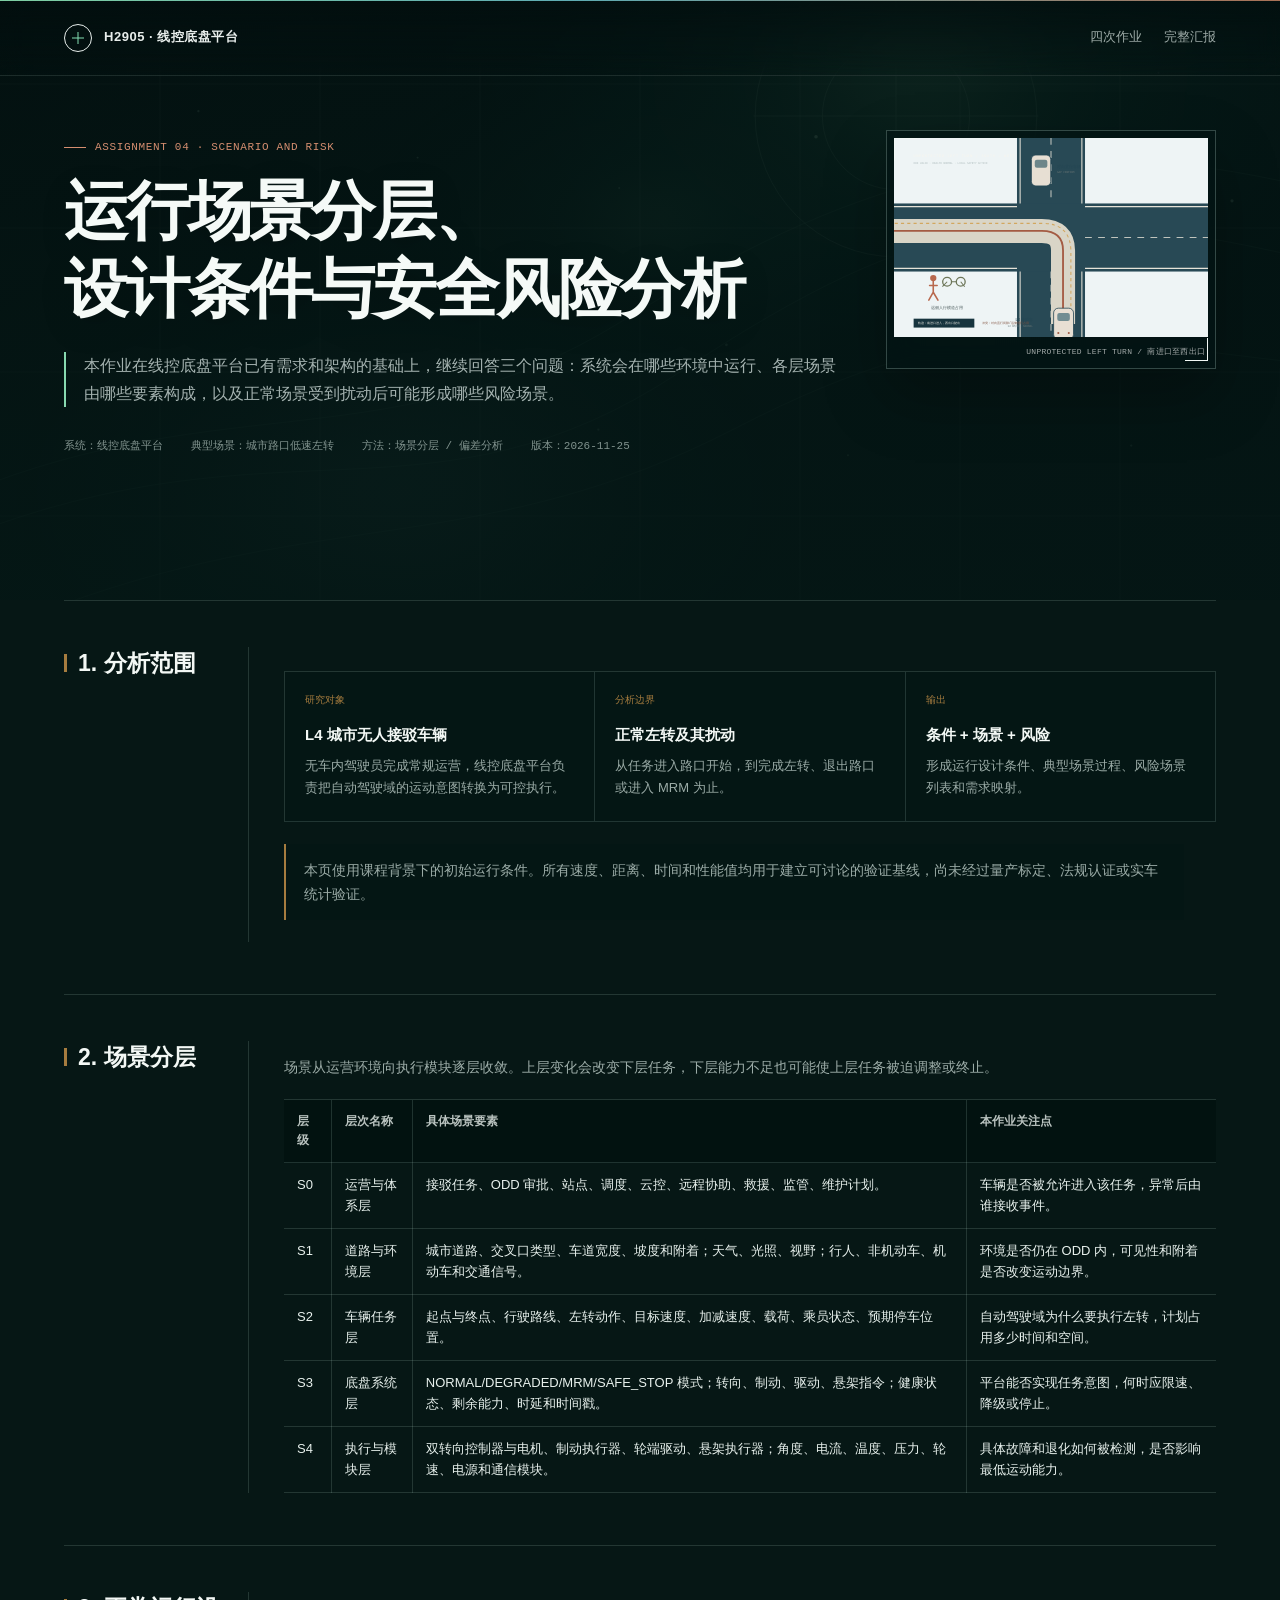
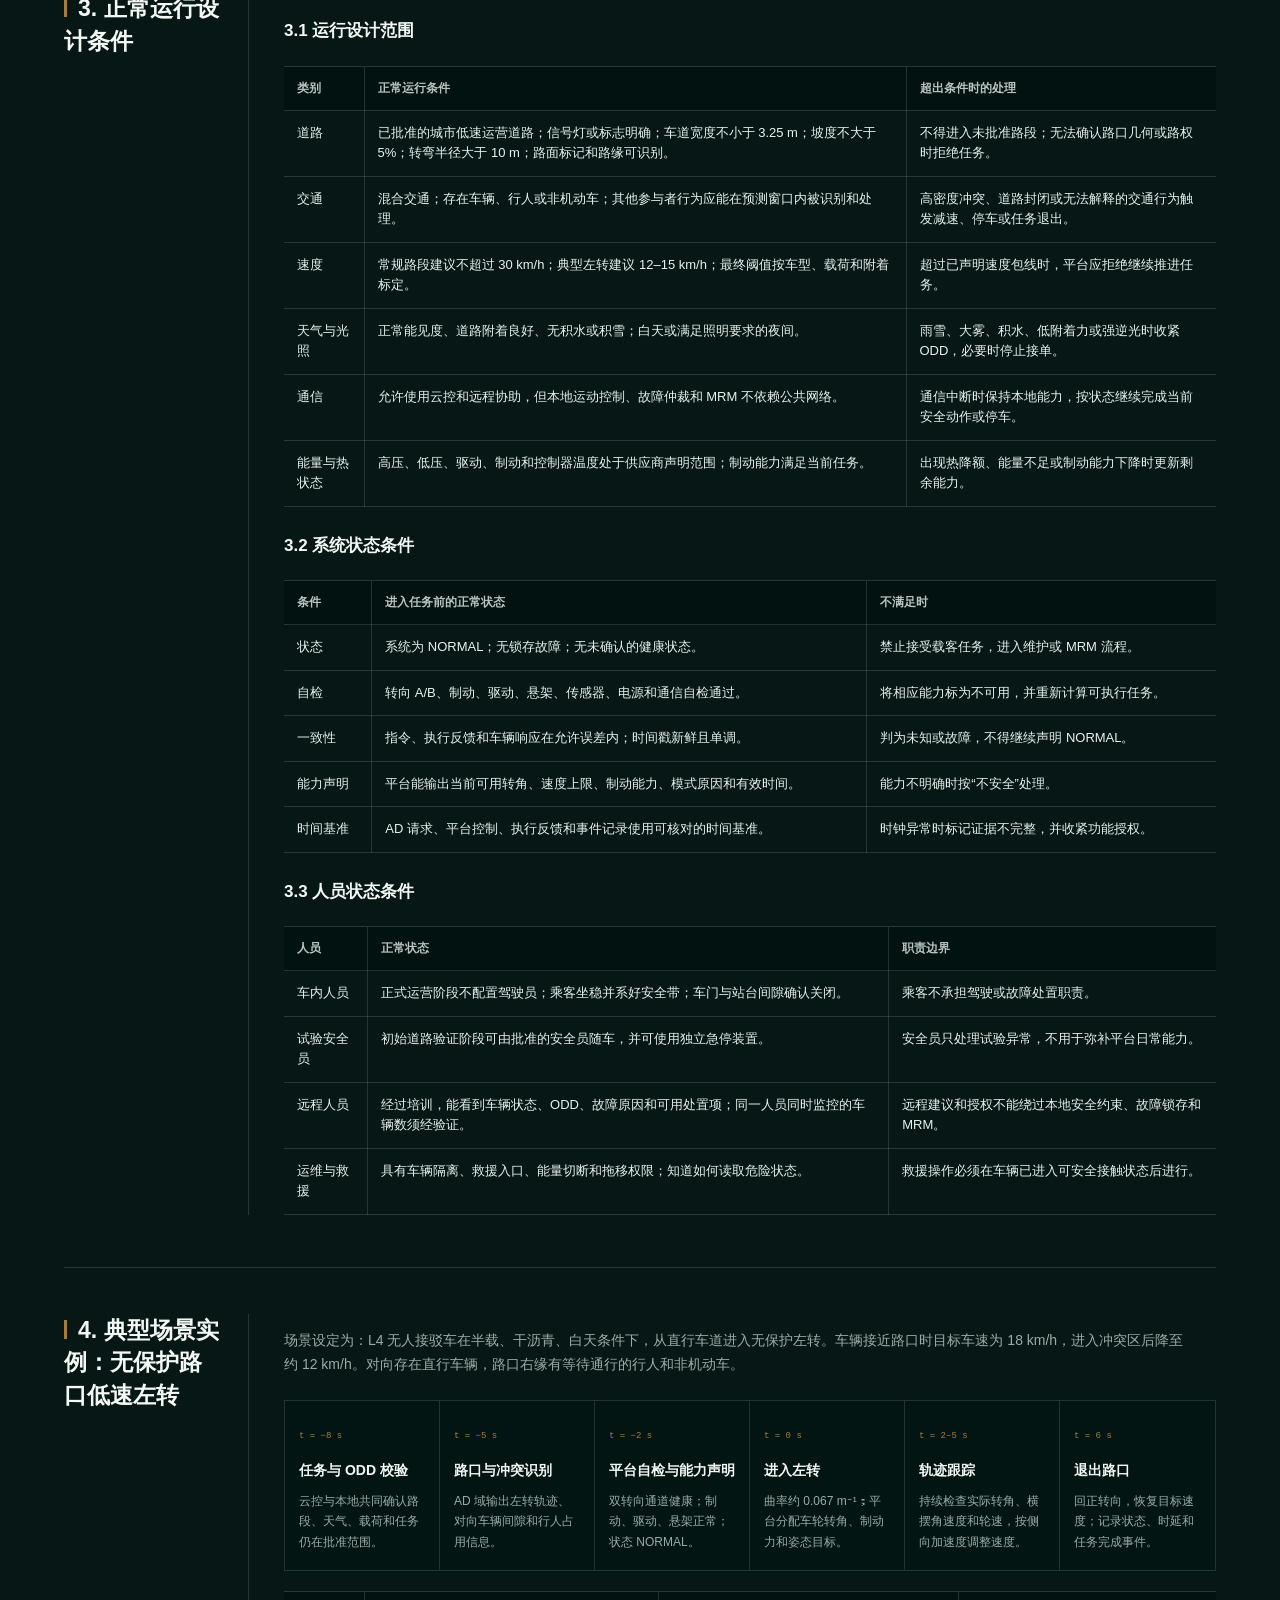
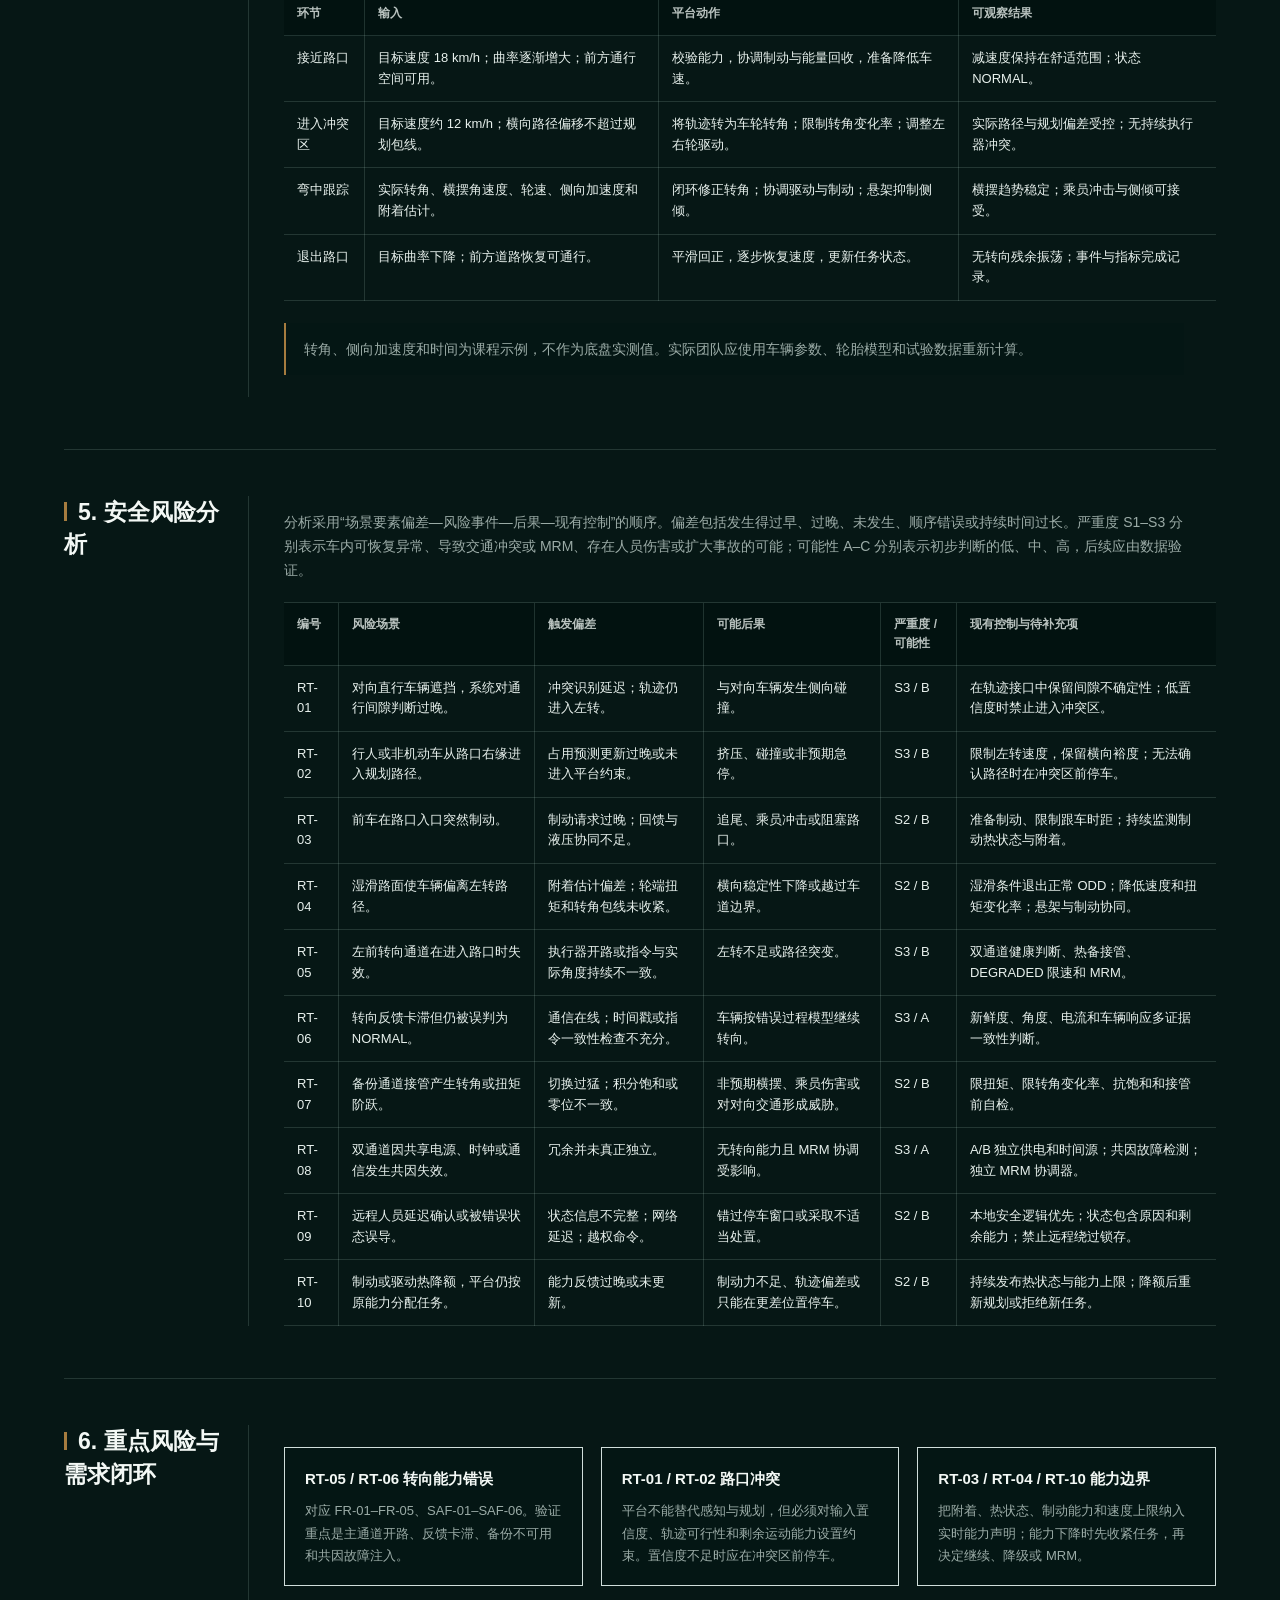
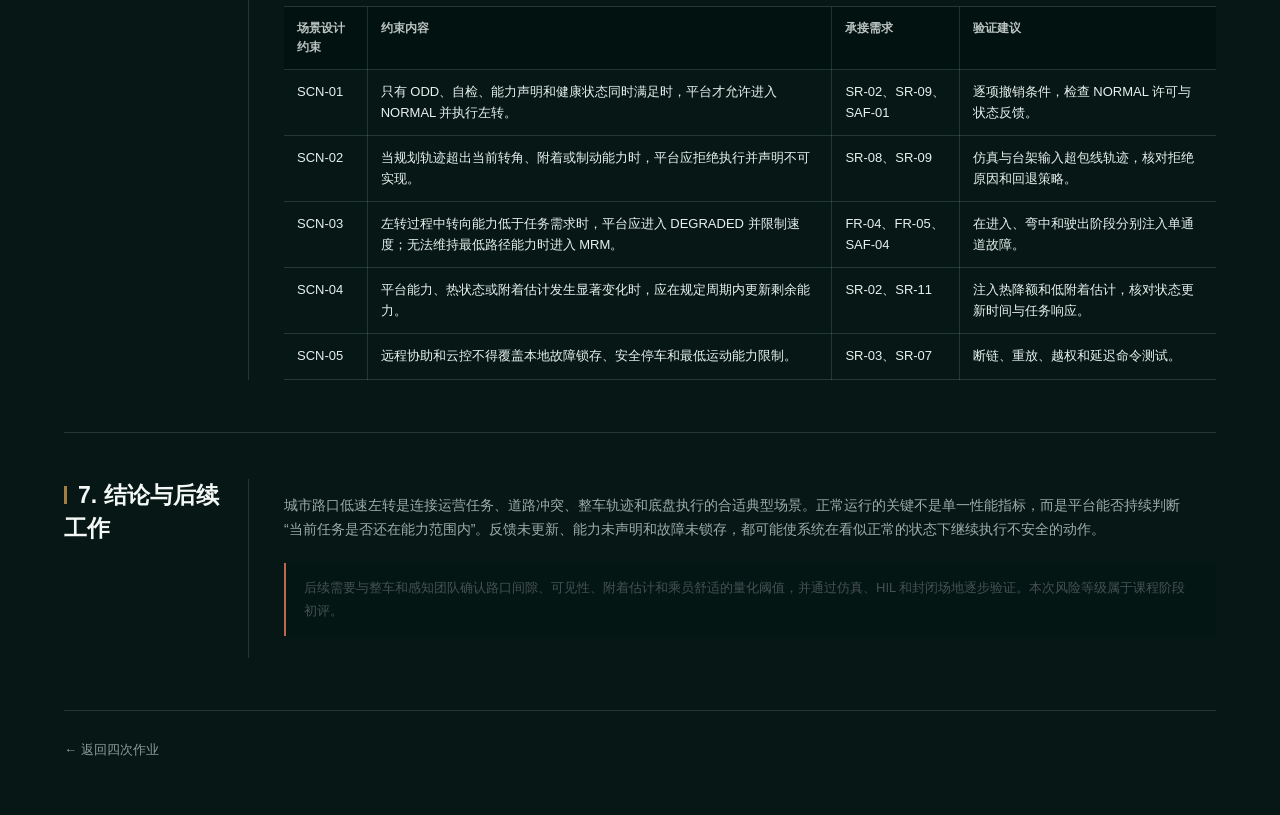
<file: assignments/scenario-design/index.html>
<!doctype html>
<html lang="zh-CN">
<head>
  <meta charset="utf-8">
  <meta name="viewport" content="width=device-width, initial-scale=1">
  <meta name="description" content="复杂系统工程作业 04：线控底盘平台运行场景分层、设计条件与安全风险分析">
  <title>作业 04｜运行场景与风险</title>
  <link rel="stylesheet" href="../../assets/site.css">
</head>
<body class="page-doc tone-scene">
  <header class="site-header">
    <a class="site-brand" href="../../"><span class="brand-rule"></span><span>H2905 · 线控底盘平台</span></a>
    <nav class="site-nav" aria-label="主导航">
      <a href="../../">四次作业</a>
      <a href="../../report/">完整汇报</a>
    </nav>
  </header>

  <main class="wrap">
    <header class="doc-hero">
      <p class="doc-kicker">Assignment 04 · Scenario and risk</p>
      <h1>运行场景分层、<br>设计条件与安全风险分析</h1>
      <p class="doc-lead">
        本作业在线控底盘平台已有需求和架构的基础上，继续回答三个问题：系统会在哪些环境中运行、各层场景由哪些要素构成，以及正常场景受到扰动后可能形成哪些风险场景。
      </p>
      <div class="doc-meta">
        <span>系统：线控底盘平台</span><span>典型场景：城市路口低速左转</span><span>方法：场景分层 / 偏差分析</span><span>版本：2026-11-25</span>
      </div>
      <figure class="doc-visual">
        <img src="../../assets/images/intersection-left-turn.svg" alt="车辆从南进口驶入、向西南方向完成无保护左转的路口场景">
        <figcaption>UNPROTECTED LEFT TURN / 南进口至西出口</figcaption>
      </figure>
    </header>

    <section class="doc-section">
      <h2>1. 分析范围</h2>
      <div class="summary-grid">
        <div><small>研究对象</small><strong>L4 城市无人接驳车辆</strong><p>无车内驾驶员完成常规运营，线控底盘平台负责把自动驾驶域的运动意图转换为可控执行。</p></div>
        <div><small>分析边界</small><strong>正常左转及其扰动</strong><p>从任务进入路口开始，到完成左转、退出路口或进入 MRM 为止。</p></div>
        <div><small>输出</small><strong>条件 + 场景 + 风险</strong><p>形成运行设计条件、典型场景过程、风险场景列表和需求映射。</p></div>
      </div>
      <p class="note">
        本页使用课程背景下的初始运行条件。所有速度、距离、时间和性能值均用于建立可讨论的验证基线，尚未经过量产标定、法规认证或实车统计验证。
      </p>
    </section>

    <section class="doc-section">
      <h2>2. 场景分层</h2>
      <p>场景从运营环境向执行模块逐层收敛。上层变化会改变下层任务，下层能力不足也可能使上层任务被迫调整或终止。</p>
      <div class="table-wrap">
        <table>
          <thead><tr><th>层级</th><th>层次名称</th><th>具体场景要素</th><th>本作业关注点</th></tr></thead>
          <tbody>
            <tr><td>S0</td><td>运营与体系层</td><td>接驳任务、ODD 审批、站点、调度、云控、远程协助、救援、监管、维护计划。</td><td>车辆是否被允许进入该任务，异常后由谁接收事件。</td></tr>
            <tr><td>S1</td><td>道路与环境层</td><td>城市道路、交叉口类型、车道宽度、坡度和附着；天气、光照、视野；行人、非机动车、机动车和交通信号。</td><td>环境是否仍在 ODD 内，可见性和附着是否改变运动边界。</td></tr>
            <tr><td>S2</td><td>车辆任务层</td><td>起点与终点、行驶路线、左转动作、目标速度、加减速度、载荷、乘员状态、预期停车位置。</td><td>自动驾驶域为什么要执行左转，计划占用多少时间和空间。</td></tr>
            <tr><td>S3</td><td>底盘系统层</td><td>NORMAL/DEGRADED/MRM/SAFE_STOP 模式；转向、制动、驱动、悬架指令；健康状态、剩余能力、时延和时间戳。</td><td>平台能否实现任务意图，何时应限速、降级或停止。</td></tr>
            <tr><td>S4</td><td>执行与模块层</td><td>双转向控制器与电机、制动执行器、轮端驱动、悬架执行器；角度、电流、温度、压力、轮速、电源和通信模块。</td><td>具体故障和退化如何被检测，是否影响最低运动能力。</td></tr>
          </tbody>
        </table>
      </div>
    </section>

    <section class="doc-section">
      <h2>3. 正常运行设计条件</h2>
      <h3>3.1 运行设计范围</h3>
      <div class="table-wrap">
        <table>
          <thead><tr><th>类别</th><th>正常运行条件</th><th>超出条件时的处理</th></tr></thead>
          <tbody>
            <tr><td>道路</td><td>已批准的城市低速运营道路；信号灯或标志明确；车道宽度不小于 3.25 m；坡度不大于 5%；转弯半径大于 10 m；路面标记和路缘可识别。</td><td>不得进入未批准路段；无法确认路口几何或路权时拒绝任务。</td></tr>
            <tr><td>交通</td><td>混合交通；存在车辆、行人或非机动车；其他参与者行为应能在预测窗口内被识别和处理。</td><td>高密度冲突、道路封闭或无法解释的交通行为触发减速、停车或任务退出。</td></tr>
            <tr><td>速度</td><td>常规路段建议不超过 30 km/h；典型左转建议 12–15 km/h；最终阈值按车型、载荷和附着标定。</td><td>超过已声明速度包线时，平台应拒绝继续推进任务。</td></tr>
            <tr><td>天气与光照</td><td>正常能见度、道路附着良好、无积水或积雪；白天或满足照明要求的夜间。</td><td>雨雪、大雾、积水、低附着力或强逆光时收紧 ODD，必要时停止接单。</td></tr>
            <tr><td>通信</td><td>允许使用云控和远程协助，但本地运动控制、故障仲裁和 MRM 不依赖公共网络。</td><td>通信中断时保持本地能力，按状态继续完成当前安全动作或停车。</td></tr>
            <tr><td>能量与热状态</td><td>高压、低压、驱动、制动和控制器温度处于供应商声明范围；制动能力满足当前任务。</td><td>出现热降额、能量不足或制动能力下降时更新剩余能力。</td></tr>
          </tbody>
        </table>
      </div>

      <h3>3.2 系统状态条件</h3>
      <div class="table-wrap">
        <table>
          <thead><tr><th>条件</th><th>进入任务前的正常状态</th><th>不满足时</th></tr></thead>
          <tbody>
            <tr><td>状态</td><td>系统为 NORMAL；无锁存故障；无未确认的健康状态。</td><td>禁止接受载客任务，进入维护或 MRM 流程。</td></tr>
            <tr><td>自检</td><td>转向 A/B、制动、驱动、悬架、传感器、电源和通信自检通过。</td><td>将相应能力标为不可用，并重新计算可执行任务。</td></tr>
            <tr><td>一致性</td><td>指令、执行反馈和车辆响应在允许误差内；时间戳新鲜且单调。</td><td>判为未知或故障，不得继续声明 NORMAL。</td></tr>
            <tr><td>能力声明</td><td>平台能输出当前可用转角、速度上限、制动能力、模式原因和有效时间。</td><td>能力不明确时按“不安全”处理。</td></tr>
            <tr><td>时间基准</td><td>AD 请求、平台控制、执行反馈和事件记录使用可核对的时间基准。</td><td>时钟异常时标记证据不完整，并收紧功能授权。</td></tr>
          </tbody>
        </table>
      </div>

      <h3>3.3 人员状态条件</h3>
      <div class="table-wrap">
        <table>
          <thead><tr><th>人员</th><th>正常状态</th><th>职责边界</th></tr></thead>
          <tbody>
            <tr><td>车内人员</td><td>正式运营阶段不配置驾驶员；乘客坐稳并系好安全带；车门与站台间隙确认关闭。</td><td>乘客不承担驾驶或故障处置职责。</td></tr>
            <tr><td>试验安全员</td><td>初始道路验证阶段可由批准的安全员随车，并可使用独立急停装置。</td><td>安全员只处理试验异常，不用于弥补平台日常能力。</td></tr>
            <tr><td>远程人员</td><td>经过培训，能看到车辆状态、ODD、故障原因和可用处置项；同一人员同时监控的车辆数须经验证。</td><td>远程建议和授权不能绕过本地安全约束、故障锁存和 MRM。</td></tr>
            <tr><td>运维与救援</td><td>具有车辆隔离、救援入口、能量切断和拖移权限；知道如何读取危险状态。</td><td>救援操作必须在车辆已进入可安全接触状态后进行。</td></tr>
          </tbody>
        </table>
      </div>
    </section>

    <section class="doc-section">
      <h2>4. 典型场景实例：无保护路口低速左转</h2>
      <p>
        场景设定为：L4 无人接驳车在半载、干沥青、白天条件下，从直行车道进入无保护左转。车辆接近路口时目标车速为 18 km/h，进入冲突区后降至约 12 km/h。对向存在直行车辆，路口右缘有等待通行的行人和非机动车。
      </p>
      <div class="flow">
        <div class="flow-step"><small>t = −8 s</small><strong>任务与 ODD 校验</strong><p>云控与本地共同确认路段、天气、载荷和任务仍在批准范围。</p></div>
        <div class="flow-step"><small>t = −5 s</small><strong>路口与冲突识别</strong><p>AD 域输出左转轨迹、对向车辆间隙和行人占用信息。</p></div>
        <div class="flow-step"><small>t = −2 s</small><strong>平台自检与能力声明</strong><p>双转向通道健康；制动、驱动、悬架正常；状态 NORMAL。</p></div>
        <div class="flow-step"><small>t = 0 s</small><strong>进入左转</strong><p>曲率约 0.067 m⁻¹；平台分配车轮转角、制动力和姿态目标。</p></div>
        <div class="flow-step"><small>t = 2–5 s</small><strong>轨迹跟踪</strong><p>持续检查实际转角、横摆角速度和轮速，按侧向加速度调整速度。</p></div>
        <div class="flow-step"><small>t = 6 s</small><strong>退出路口</strong><p>回正转向，恢复目标速度；记录状态、时延和任务完成事件。</p></div>
      </div>

      <div class="table-wrap">
        <table>
          <thead><tr><th>环节</th><th>输入</th><th>平台动作</th><th>可观察结果</th></tr></thead>
          <tbody>
            <tr><td>接近路口</td><td>目标速度 18 km/h；曲率逐渐增大；前方通行空间可用。</td><td>校验能力，协调制动与能量回收，准备降低车速。</td><td>减速度保持在舒适范围；状态 NORMAL。</td></tr>
            <tr><td>进入冲突区</td><td>目标速度约 12 km/h；横向路径偏移不超过规划包线。</td><td>将轨迹转为车轮转角；限制转角变化率；调整左右轮驱动。</td><td>实际路径与规划偏差受控；无持续执行器冲突。</td></tr>
            <tr><td>弯中跟踪</td><td>实际转角、横摆角速度、轮速、侧向加速度和附着估计。</td><td>闭环修正转角；协调驱动与制动；悬架抑制侧倾。</td><td>横摆趋势稳定；乘员冲击与侧倾可接受。</td></tr>
            <tr><td>退出路口</td><td>目标曲率下降；前方道路恢复可通行。</td><td>平滑回正，逐步恢复速度，更新任务状态。</td><td>无转向残余振荡；事件与指标完成记录。</td></tr>
          </tbody>
        </table>
      </div>
      <p class="note">
        转角、侧向加速度和时间为课程示例，不作为底盘实测值。实际团队应使用车辆参数、轮胎模型和试验数据重新计算。
      </p>
    </section>

    <section class="doc-section">
      <h2>5. 安全风险分析</h2>
      <p>
        分析采用“场景要素偏差—风险事件—后果—现有控制”的顺序。偏差包括发生得过早、过晚、未发生、顺序错误或持续时间过长。严重度 S1–S3 分别表示车内可恢复异常、导致交通冲突或 MRM、存在人员伤害或扩大事故的可能；可能性 A–C 分别表示初步判断的低、中、高，后续应由数据验证。
      </p>
      <div class="table-wrap">
        <table>
          <thead><tr><th>编号</th><th>风险场景</th><th>触发偏差</th><th>可能后果</th><th>严重度 / 可能性</th><th>现有控制与待补充项</th></tr></thead>
          <tbody>
            <tr><td>RT-01</td><td>对向直行车辆遮挡，系统对通行间隙判断过晚。</td><td>冲突识别延迟；轨迹仍进入左转。</td><td>与对向车辆发生侧向碰撞。</td><td>S3 / B</td><td>在轨迹接口中保留间隙不确定性；低置信度时禁止进入冲突区。</td></tr>
            <tr><td>RT-02</td><td>行人或非机动车从路口右缘进入规划路径。</td><td>占用预测更新过晚或未进入平台约束。</td><td>挤压、碰撞或非预期急停。</td><td>S3 / B</td><td>限制左转速度，保留横向裕度；无法确认路径时在冲突区前停车。</td></tr>
            <tr><td>RT-03</td><td>前车在路口入口突然制动。</td><td>制动请求过晚；回馈与液压协同不足。</td><td>追尾、乘员冲击或阻塞路口。</td><td>S2 / B</td><td>准备制动、限制跟车时距；持续监测制动热状态与附着。</td></tr>
            <tr><td>RT-04</td><td>湿滑路面使车辆偏离左转路径。</td><td>附着估计偏差；轮端扭矩和转角包线未收紧。</td><td>横向稳定性下降或越过车道边界。</td><td>S2 / B</td><td>湿滑条件退出正常 ODD；降低速度和扭矩变化率；悬架与制动协同。</td></tr>
            <tr><td>RT-05</td><td>左前转向通道在进入路口时失效。</td><td>执行器开路或指令与实际角度持续不一致。</td><td>左转不足或路径突变。</td><td>S3 / B</td><td>双通道健康判断、热备接管、DEGRADED 限速和 MRM。</td></tr>
            <tr><td>RT-06</td><td>转向反馈卡滞但仍被误判为 NORMAL。</td><td>通信在线；时间戳或指令一致性检查不充分。</td><td>车辆按错误过程模型继续转向。</td><td>S3 / A</td><td>新鲜度、角度、电流和车辆响应多证据一致性判断。</td></tr>
            <tr><td>RT-07</td><td>备份通道接管产生转角或扭矩阶跃。</td><td>切换过猛；积分饱和或零位不一致。</td><td>非预期横摆、乘员伤害或对对向交通形成威胁。</td><td>S2 / B</td><td>限扭矩、限转角变化率、抗饱和和接管前自检。</td></tr>
            <tr><td>RT-08</td><td>双通道因共享电源、时钟或通信发生共因失效。</td><td>冗余并未真正独立。</td><td>无转向能力且 MRM 协调受影响。</td><td>S3 / A</td><td>A/B 独立供电和时间源；共因故障检测；独立 MRM 协调器。</td></tr>
            <tr><td>RT-09</td><td>远程人员延迟确认或被错误状态误导。</td><td>状态信息不完整；网络延迟；越权命令。</td><td>错过停车窗口或采取不适当处置。</td><td>S2 / B</td><td>本地安全逻辑优先；状态包含原因和剩余能力；禁止远程绕过锁存。</td></tr>
            <tr><td>RT-10</td><td>制动或驱动热降额，平台仍按原能力分配任务。</td><td>能力反馈过晚或未更新。</td><td>制动力不足、轨迹偏差或只能在更差位置停车。</td><td>S2 / B</td><td>持续发布热状态与能力上限；降额后重新规划或拒绝新任务。</td></tr>
          </tbody>
        </table>
      </div>
    </section>

    <section class="doc-section">
      <h2>6. 重点风险与需求闭环</h2>
      <div class="three-col">
        <div class="box">
          <h3>RT-05 / RT-06 转向能力错误</h3>
          <p>对应 FR-01–FR-05、SAF-01–SAF-06。验证重点是主通道开路、反馈卡滞、备份不可用和共因故障注入。</p>
        </div>
        <div class="box">
          <h3>RT-01 / RT-02 路口冲突</h3>
          <p>平台不能替代感知与规划，但必须对输入置信度、轨迹可行性和剩余运动能力设置约束。置信度不足时应在冲突区前停车。</p>
        </div>
        <div class="box">
          <h3>RT-03 / RT-04 / RT-10 能力边界</h3>
          <p>把附着、热状态、制动能力和速度上限纳入实时能力声明；能力下降时先收紧任务，再决定继续、降级或 MRM。</p>
        </div>
      </div>
      <div class="table-wrap">
        <table>
          <thead><tr><th>场景设计约束</th><th>约束内容</th><th>承接需求</th><th>验证建议</th></tr></thead>
          <tbody>
            <tr><td>SCN-01</td><td>只有 ODD、自检、能力声明和健康状态同时满足时，平台才允许进入 NORMAL 并执行左转。</td><td>SR-02、SR-09、SAF-01</td><td>逐项撤销条件，检查 NORMAL 许可与状态反馈。</td></tr>
            <tr><td>SCN-02</td><td>当规划轨迹超出当前转角、附着或制动能力时，平台应拒绝执行并声明不可实现。</td><td>SR-08、SR-09</td><td>仿真与台架输入超包线轨迹，核对拒绝原因和回退策略。</td></tr>
            <tr><td>SCN-03</td><td>左转过程中转向能力低于任务需求时，平台应进入 DEGRADED 并限制速度；无法维持最低路径能力时进入 MRM。</td><td>FR-04、FR-05、SAF-04</td><td>在进入、弯中和驶出阶段分别注入单通道故障。</td></tr>
            <tr><td>SCN-04</td><td>平台能力、热状态或附着估计发生显著变化时，应在规定周期内更新剩余能力。</td><td>SR-02、SR-11</td><td>注入热降额和低附着估计，核对状态更新时间与任务响应。</td></tr>
            <tr><td>SCN-05</td><td>远程协助和云控不得覆盖本地故障锁存、安全停车和最低运动能力限制。</td><td>SR-03、SR-07</td><td>断链、重放、越权和延迟命令测试。</td></tr>
          </tbody>
        </table>
      </div>
    </section>

    <section class="doc-section">
      <h2>7. 结论与后续工作</h2>
      <p>
        城市路口低速左转是连接运营任务、道路冲突、整车轨迹和底盘执行的合适典型场景。正常运行的关键不是单一性能指标，而是平台能否持续判断“当前任务是否还在能力范围内”。反馈未更新、能力未声明和故障未锁存，都可能使系统在看似正常的状态下继续执行不安全的动作。
      </p>
      <div class="note warn">
        后续需要与整车和感知团队确认路口间隙、可见性、附着估计和乘员舒适的量化阈值，并通过仿真、HIL 和封闭场地逐步验证。本次风险等级属于课程阶段初评。
      </div>
    </section>

    <nav class="doc-nav" aria-label="作业导航">
      <a href="../../">← 返回四次作业</a>
    </nav>
  </main>
  <script src="../../assets/site.js"></script>
</body>
</html>
</file>
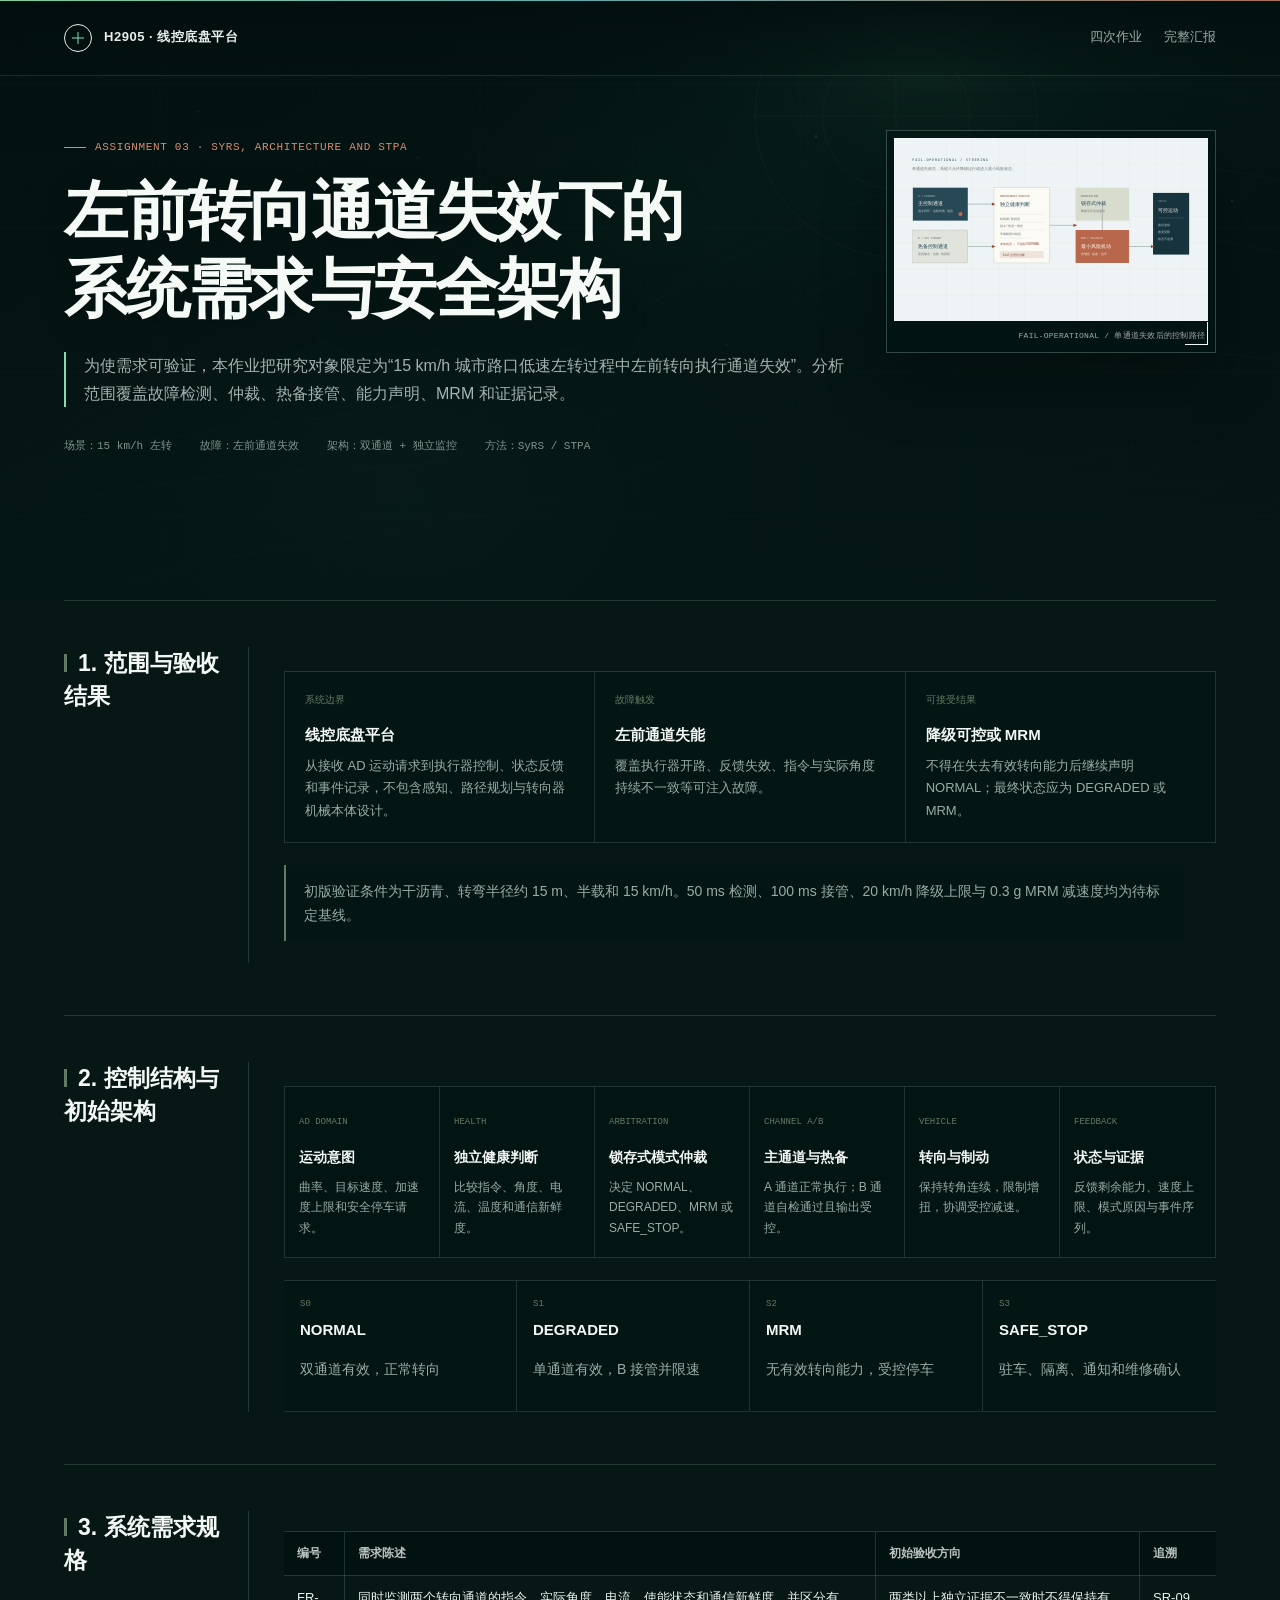
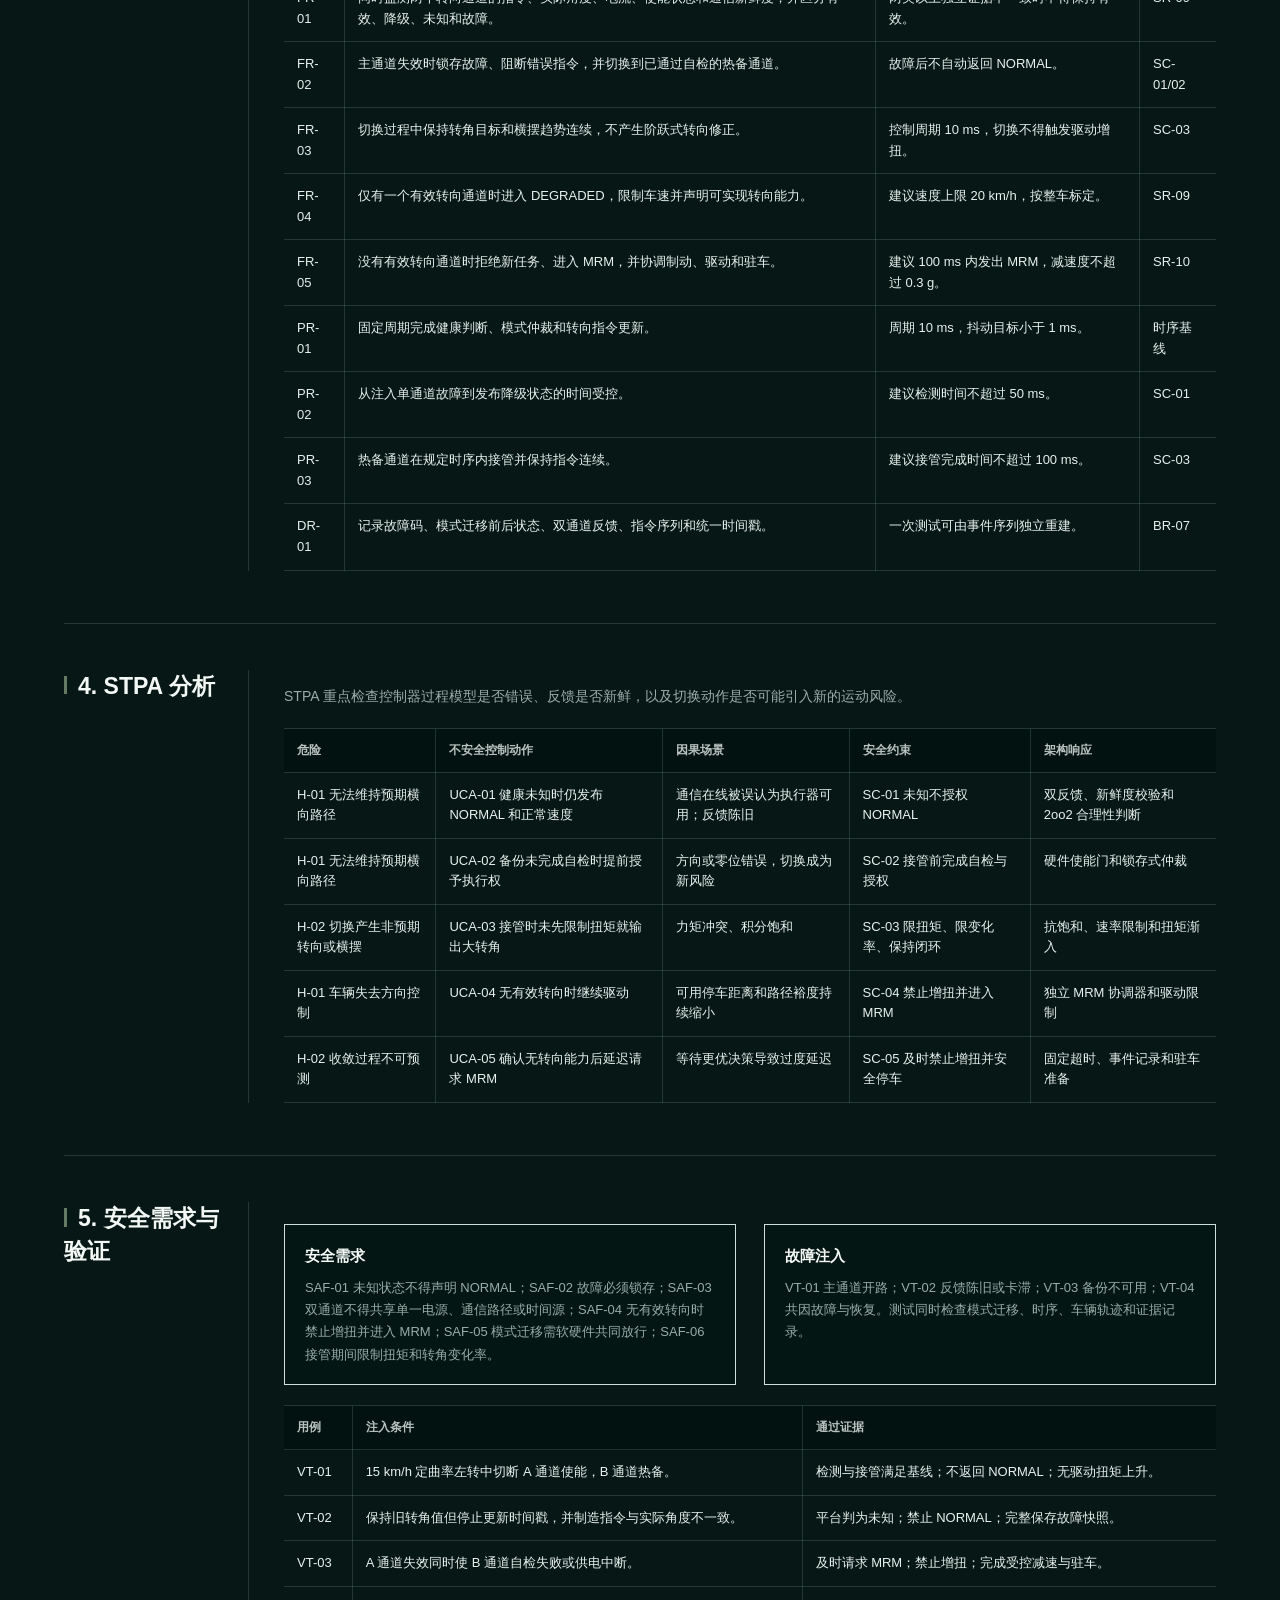
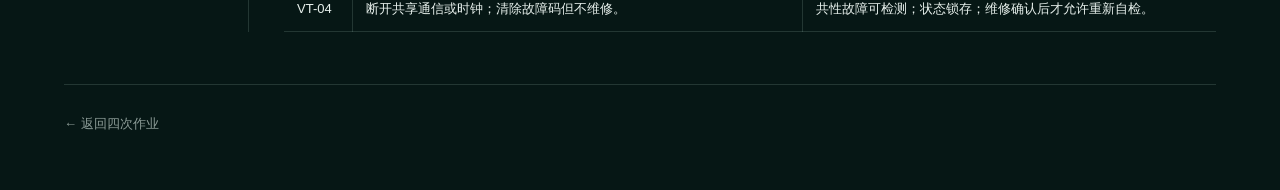
<file: assignments/system-safety-architecture/index.html>
<!doctype html>
<html lang="zh-CN">
<head>
  <meta charset="utf-8">
  <meta name="viewport" content="width=device-width, initial-scale=1">
  <meta name="description" content="复杂系统工程作业 03：左前转向通道失效下的系统需求、初始架构与 STPA 分析">
  <title>作业 03｜SyRS 与安全架构</title>
  <link rel="stylesheet" href="../../assets/site.css">
</head>
<body class="page-doc tone-system">
  <header class="site-header">
    <a class="site-brand" href="../../"><span class="brand-rule"></span><span>H2905 · 线控底盘平台</span></a>
    <nav class="site-nav" aria-label="主导航">
      <a href="../../">四次作业</a>
      <a href="../../report/">完整汇报</a>
    </nav>
  </header>

  <main class="wrap">
    <header class="doc-hero">
      <p class="doc-kicker">Assignment 03 · SyRS, architecture and STPA</p>
      <h1>左前转向通道失效下的<br>系统需求与安全架构</h1>
      <p class="doc-lead">
        为使需求可验证，本作业把研究对象限定为“15 km/h 城市路口低速左转过程中左前转向执行通道失效”。分析范围覆盖故障检测、仲裁、热备接管、能力声明、MRM 和证据记录。
      </p>
      <div class="doc-meta">
        <span>场景：15 km/h 左转</span><span>故障：左前通道失效</span><span>架构：双通道 + 独立监控</span><span>方法：SyRS / STPA</span>
      </div>
      <figure class="doc-visual">
        <img src="../../assets/images/fail-operational-architecture.svg" alt="双通道转向、独立健康判断、锁存仲裁与最小风险机动架构">
        <figcaption>FAIL-OPERATIONAL / 单通道失效后的控制路径</figcaption>
      </figure>
    </header>

    <section class="doc-section">
      <h2>1. 范围与验收结果</h2>
      <div class="summary-grid">
        <div><small>系统边界</small><strong>线控底盘平台</strong><p>从接收 AD 运动请求到执行器控制、状态反馈和事件记录，不包含感知、路径规划与转向器机械本体设计。</p></div>
        <div><small>故障触发</small><strong>左前通道失能</strong><p>覆盖执行器开路、反馈失效、指令与实际角度持续不一致等可注入故障。</p></div>
        <div><small>可接受结果</small><strong>降级可控或 MRM</strong><p>不得在失去有效转向能力后继续声明 NORMAL；最终状态应为 DEGRADED 或 MRM。</p></div>
      </div>
      <p class="note">
        初版验证条件为干沥青、转弯半径约 15 m、半载和 15 km/h。50 ms 检测、100 ms 接管、20 km/h 降级上限与 0.3 g MRM 减速度均为待标定基线。
      </p>
    </section>

    <section class="doc-section">
      <h2>2. 控制结构与初始架构</h2>
      <div class="flow">
        <div class="flow-step"><small>AD DOMAIN</small><strong>运动意图</strong><p>曲率、目标速度、加速度上限和安全停车请求。</p></div>
        <div class="flow-step"><small>HEALTH</small><strong>独立健康判断</strong><p>比较指令、角度、电流、温度和通信新鲜度。</p></div>
        <div class="flow-step"><small>ARBITRATION</small><strong>锁存式模式仲裁</strong><p>决定 NORMAL、DEGRADED、MRM 或 SAFE_STOP。</p></div>
        <div class="flow-step"><small>CHANNEL A/B</small><strong>主通道与热备</strong><p>A 通道正常执行；B 通道自检通过且输出受控。</p></div>
        <div class="flow-step"><small>VEHICLE</small><strong>转向与制动</strong><p>保持转角连续，限制增扭，协调受控减速。</p></div>
        <div class="flow-step"><small>FEEDBACK</small><strong>状态与证据</strong><p>反馈剩余能力、速度上限、模式原因与事件序列。</p></div>
      </div>
      <div class="status-line">
        <div><small>S0</small><strong>NORMAL</strong><p>双通道有效，正常转向</p></div>
        <div><small>S1</small><strong>DEGRADED</strong><p>单通道有效，B 接管并限速</p></div>
        <div><small>S2</small><strong>MRM</strong><p>无有效转向能力，受控停车</p></div>
        <div><small>S3</small><strong>SAFE_STOP</strong><p>驻车、隔离、通知和维修确认</p></div>
      </div>
    </section>

    <section class="doc-section">
      <h2>3. 系统需求规格</h2>
      <div class="table-wrap">
        <table>
          <thead><tr><th>编号</th><th>需求陈述</th><th>初始验收方向</th><th>追溯</th></tr></thead>
          <tbody>
            <tr><td>FR-01</td><td>同时监测两个转向通道的指令、实际角度、电流、使能状态和通信新鲜度，并区分有效、降级、未知和故障。</td><td>两类以上独立证据不一致时不得保持有效。</td><td>SR-09</td></tr>
            <tr><td>FR-02</td><td>主通道失效时锁存故障、阻断错误指令，并切换到已通过自检的热备通道。</td><td>故障后不自动返回 NORMAL。</td><td>SC-01/02</td></tr>
            <tr><td>FR-03</td><td>切换过程中保持转角目标和横摆趋势连续，不产生阶跃式转向修正。</td><td>控制周期 10 ms，切换不得触发驱动增扭。</td><td>SC-03</td></tr>
            <tr><td>FR-04</td><td>仅有一个有效转向通道时进入 DEGRADED，限制车速并声明可实现转向能力。</td><td>建议速度上限 20 km/h，按整车标定。</td><td>SR-09</td></tr>
            <tr><td>FR-05</td><td>没有有效转向通道时拒绝新任务、进入 MRM，并协调制动、驱动和驻车。</td><td>建议 100 ms 内发出 MRM，减速度不超过 0.3 g。</td><td>SR-10</td></tr>
            <tr><td>PR-01</td><td>固定周期完成健康判断、模式仲裁和转向指令更新。</td><td>周期 10 ms，抖动目标小于 1 ms。</td><td>时序基线</td></tr>
            <tr><td>PR-02</td><td>从注入单通道故障到发布降级状态的时间受控。</td><td>建议检测时间不超过 50 ms。</td><td>SC-01</td></tr>
            <tr><td>PR-03</td><td>热备通道在规定时序内接管并保持指令连续。</td><td>建议接管完成时间不超过 100 ms。</td><td>SC-03</td></tr>
            <tr><td>DR-01</td><td>记录故障码、模式迁移前后状态、双通道反馈、指令序列和统一时间戳。</td><td>一次测试可由事件序列独立重建。</td><td>BR-07</td></tr>
          </tbody>
        </table>
      </div>
    </section>

    <section class="doc-section">
      <h2>4. STPA 分析</h2>
      <p>STPA 重点检查控制器过程模型是否错误、反馈是否新鲜，以及切换动作是否可能引入新的运动风险。</p>
      <div class="table-wrap">
        <table>
          <thead><tr><th>危险</th><th>不安全控制动作</th><th>因果场景</th><th>安全约束</th><th>架构响应</th></tr></thead>
          <tbody>
            <tr><td>H-01 无法维持预期横向路径</td><td>UCA-01 健康未知时仍发布 NORMAL 和正常速度</td><td>通信在线被误认为执行器可用；反馈陈旧</td><td>SC-01 未知不授权 NORMAL</td><td>双反馈、新鲜度校验和 2oo2 合理性判断</td></tr>
            <tr><td>H-01 无法维持预期横向路径</td><td>UCA-02 备份未完成自检时提前授予执行权</td><td>方向或零位错误，切换成为新风险</td><td>SC-02 接管前完成自检与授权</td><td>硬件使能门和锁存式仲裁</td></tr>
            <tr><td>H-02 切换产生非预期转向或横摆</td><td>UCA-03 接管时未先限制扭矩就输出大转角</td><td>力矩冲突、积分饱和</td><td>SC-03 限扭矩、限变化率、保持闭环</td><td>抗饱和、速率限制和扭矩渐入</td></tr>
            <tr><td>H-01 车辆失去方向控制</td><td>UCA-04 无有效转向时继续驱动</td><td>可用停车距离和路径裕度持续缩小</td><td>SC-04 禁止增扭并进入 MRM</td><td>独立 MRM 协调器和驱动限制</td></tr>
            <tr><td>H-02 收敛过程不可预测</td><td>UCA-05 确认无转向能力后延迟请求 MRM</td><td>等待更优决策导致过度延迟</td><td>SC-05 及时禁止增扭并安全停车</td><td>固定超时、事件记录和驻车准备</td></tr>
          </tbody>
        </table>
      </div>
    </section>

    <section class="doc-section">
      <h2>5. 安全需求与验证</h2>
      <div class="two-col">
        <div class="box">
          <h3>安全需求</h3>
          <p>SAF-01 未知状态不得声明 NORMAL；SAF-02 故障必须锁存；SAF-03 双通道不得共享单一电源、通信路径或时间源；SAF-04 无有效转向时禁止增扭并进入 MRM；SAF-05 模式迁移需软硬件共同放行；SAF-06 接管期间限制扭矩和转角变化率。</p>
        </div>
        <div class="box">
          <h3>故障注入</h3>
          <p>VT-01 主通道开路；VT-02 反馈陈旧或卡滞；VT-03 备份不可用；VT-04 共因故障与恢复。测试同时检查模式迁移、时序、车辆轨迹和证据记录。</p>
        </div>
      </div>
      <div class="table-wrap">
        <table>
          <thead><tr><th>用例</th><th>注入条件</th><th>通过证据</th></tr></thead>
          <tbody>
            <tr><td>VT-01</td><td>15 km/h 定曲率左转中切断 A 通道使能，B 通道热备。</td><td>检测与接管满足基线；不返回 NORMAL；无驱动扭矩上升。</td></tr>
            <tr><td>VT-02</td><td>保持旧转角值但停止更新时间戳，并制造指令与实际角度不一致。</td><td>平台判为未知；禁止 NORMAL；完整保存故障快照。</td></tr>
            <tr><td>VT-03</td><td>A 通道失效同时使 B 通道自检失败或供电中断。</td><td>及时请求 MRM；禁止增扭；完成受控减速与驻车。</td></tr>
            <tr><td>VT-04</td><td>断开共享通信或时钟；清除故障码但不维修。</td><td>共性故障可检测；状态锁存；维修确认后才允许重新自检。</td></tr>
          </tbody>
        </table>
      </div>
    </section>

    <nav class="doc-nav" aria-label="作业导航">
      <a href="../../">← 返回四次作业</a>
    </nav>
  </main>
  <script src="../../assets/site.js"></script>
</body>
</html>
</file>
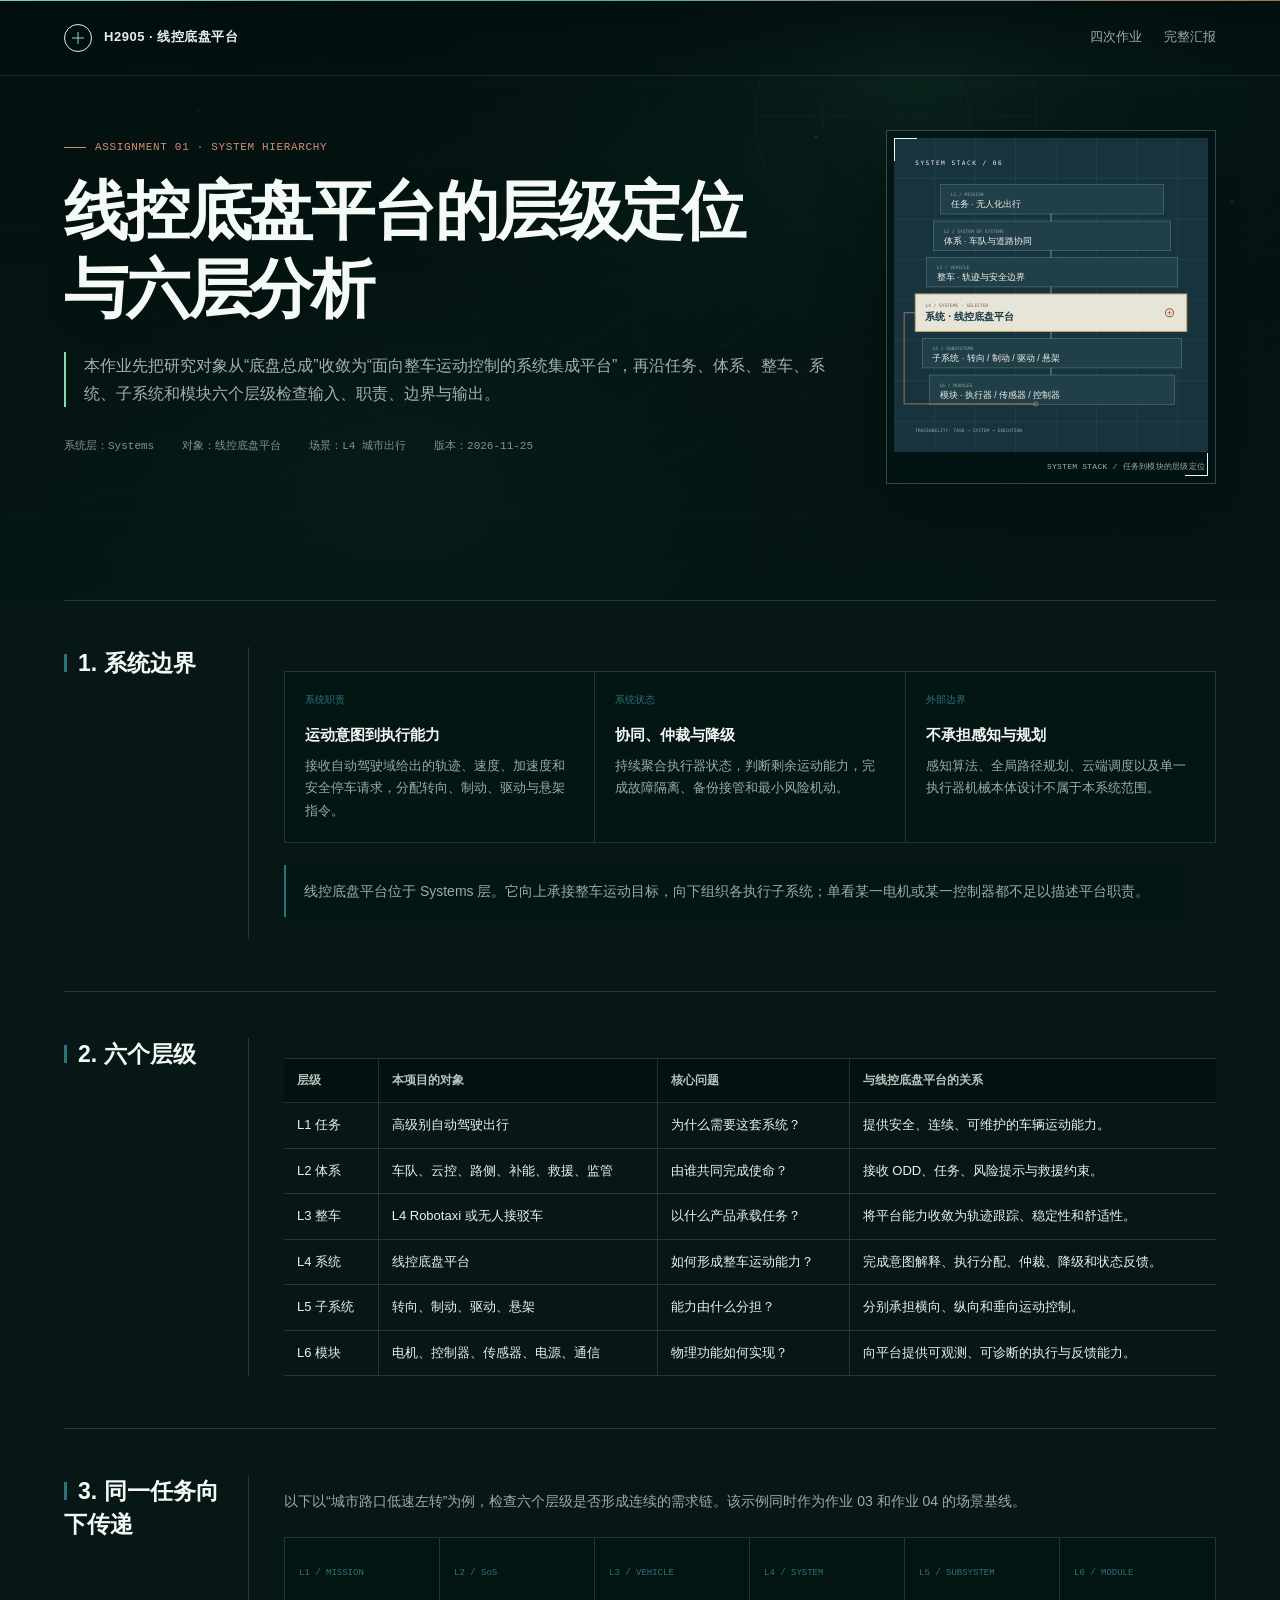
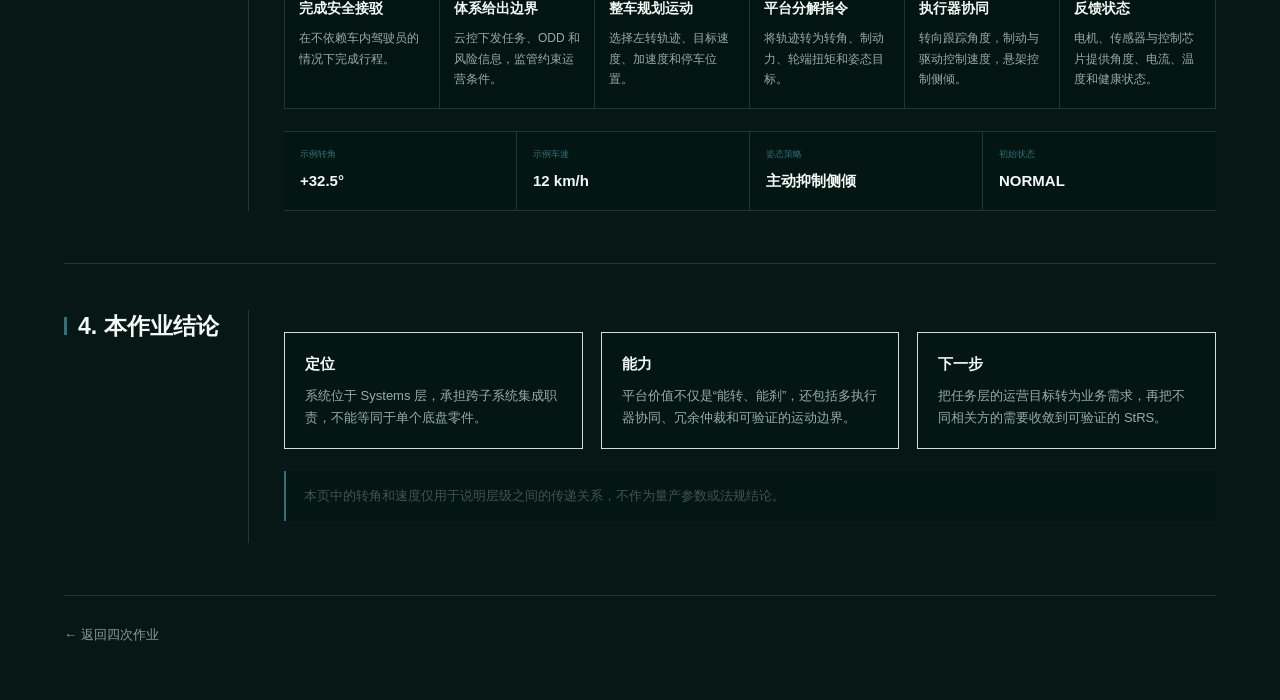
<file: assignments/wire-control-chassis/index.html>
<!doctype html>
<html lang="zh-CN">
<head>
  <meta charset="utf-8">
  <meta name="viewport" content="width=device-width, initial-scale=1">
  <meta name="description" content="复杂系统工程作业 01：线控底盘平台的层级定位与六层分析">
  <title>作业 01｜系统层级与边界</title>
  <link rel="stylesheet" href="../../assets/site.css">
</head>
<body class="page-doc tone-level">
  <header class="site-header">
    <a class="site-brand" href="../../"><span class="brand-rule"></span><span>H2905 · 线控底盘平台</span></a>
    <nav class="site-nav" aria-label="主导航">
      <a href="../../">四次作业</a>
      <a href="../../report/">完整汇报</a>
    </nav>
  </header>

  <main class="wrap">
    <header class="doc-hero">
      <p class="doc-kicker">Assignment 01 · System hierarchy</p>
      <h1>线控底盘平台的层级定位<br>与六层分析</h1>
      <p class="doc-lead">
        本作业先把研究对象从“底盘总成”收敛为“面向整车运动控制的系统集成平台”，再沿任务、体系、整车、系统、子系统和模块六个层级检查输入、职责、边界与输出。
      </p>
      <div class="doc-meta">
        <span>系统层：Systems</span><span>对象：线控底盘平台</span><span>场景：L4 城市出行</span><span>版本：2026-11-25</span>
      </div>
      <figure class="doc-visual">
        <img src="../../assets/images/system-stack.svg" alt="从任务到模块的六层系统结构，突出线控底盘平台所在的系统层">
        <figcaption>SYSTEM STACK / 任务到模块的层级定位</figcaption>
      </figure>
    </header>

    <section class="doc-section">
      <h2>1. 系统边界</h2>
      <div class="summary-grid">
        <div>
          <small>系统职责</small>
          <strong>运动意图到执行能力</strong>
          <p>接收自动驾驶域给出的轨迹、速度、加速度和安全停车请求，分配转向、制动、驱动与悬架指令。</p>
        </div>
        <div>
          <small>系统状态</small>
          <strong>协同、仲裁与降级</strong>
          <p>持续聚合执行器状态，判断剩余运动能力，完成故障隔离、备份接管和最小风险机动。</p>
        </div>
        <div>
          <small>外部边界</small>
          <strong>不承担感知与规划</strong>
          <p>感知算法、全局路径规划、云端调度以及单一执行器机械本体设计不属于本系统范围。</p>
        </div>
      </div>
      <p class="note">
        线控底盘平台位于 Systems 层。它向上承接整车运动目标，向下组织各执行子系统；单看某一电机或某一控制器都不足以描述平台职责。
      </p>
    </section>

    <section class="doc-section">
      <h2>2. 六个层级</h2>
      <div class="table-wrap">
        <table>
          <thead>
            <tr><th>层级</th><th>本项目的对象</th><th>核心问题</th><th>与线控底盘平台的关系</th></tr>
          </thead>
          <tbody>
            <tr><td>L1 任务</td><td>高级别自动驾驶出行</td><td>为什么需要这套系统？</td><td>提供安全、连续、可维护的车辆运动能力。</td></tr>
            <tr><td>L2 体系</td><td>车队、云控、路侧、补能、救援、监管</td><td>由谁共同完成使命？</td><td>接收 ODD、任务、风险提示与救援约束。</td></tr>
            <tr><td>L3 整车</td><td>L4 Robotaxi 或无人接驳车</td><td>以什么产品承载任务？</td><td>将平台能力收敛为轨迹跟踪、稳定性和舒适性。</td></tr>
            <tr><td>L4 系统</td><td>线控底盘平台</td><td>如何形成整车运动能力？</td><td>完成意图解释、执行分配、仲裁、降级和状态反馈。</td></tr>
            <tr><td>L5 子系统</td><td>转向、制动、驱动、悬架</td><td>能力由什么分担？</td><td>分别承担横向、纵向和垂向运动控制。</td></tr>
            <tr><td>L6 模块</td><td>电机、控制器、传感器、电源、通信</td><td>物理功能如何实现？</td><td>向平台提供可观测、可诊断的执行与反馈能力。</td></tr>
          </tbody>
        </table>
      </div>
    </section>

    <section class="doc-section">
      <h2>3. 同一任务向下传递</h2>
      <p>以下以“城市路口低速左转”为例，检查六个层级是否形成连续的需求链。该示例同时作为作业 03 和作业 04 的场景基线。</p>
      <div class="flow">
        <div class="flow-step"><small>L1 / MISSION</small><strong>完成安全接驳</strong><p>在不依赖车内驾驶员的情况下完成行程。</p></div>
        <div class="flow-step"><small>L2 / SoS</small><strong>体系给出边界</strong><p>云控下发任务、ODD 和风险信息，监管约束运营条件。</p></div>
        <div class="flow-step"><small>L3 / VEHICLE</small><strong>整车规划运动</strong><p>选择左转轨迹、目标速度、加速度和停车位置。</p></div>
        <div class="flow-step"><small>L4 / SYSTEM</small><strong>平台分解指令</strong><p>将轨迹转为转角、制动力、轮端扭矩和姿态目标。</p></div>
        <div class="flow-step"><small>L5 / SUBSYSTEM</small><strong>执行器协同</strong><p>转向跟踪角度，制动与驱动控制速度，悬架控制侧倾。</p></div>
        <div class="flow-step"><small>L6 / MODULE</small><strong>反馈状态</strong><p>电机、传感器与控制芯片提供角度、电流、温度和健康状态。</p></div>
      </div>
      <div class="status-line">
        <div><small>示例转角</small><strong>+32.5°</strong></div>
        <div><small>示例车速</small><strong>12 km/h</strong></div>
        <div><small>姿态策略</small><strong>主动抑制侧倾</strong></div>
        <div><small>初始状态</small><strong>NORMAL</strong></div>
      </div>
    </section>

    <section class="doc-section">
      <h2>4. 本作业结论</h2>
      <div class="three-col">
        <div class="box"><h3>定位</h3><p>系统位于 Systems 层，承担跨子系统集成职责，不能等同于单个底盘零件。</p></div>
        <div class="box"><h3>能力</h3><p>平台价值不仅是“能转、能刹”，还包括多执行器协同、冗余仲裁和可验证的运动边界。</p></div>
        <div class="box"><h3>下一步</h3><p>把任务层的运营目标转为业务需求，再把不同相关方的需要收敛到可验证的 StRS。</p></div>
      </div>
      <div class="note">本页中的转角和速度仅用于说明层级之间的传递关系，不作为量产参数或法规结论。</div>
    </section>

    <nav class="doc-nav" aria-label="作业导航">
      <a href="../../">← 返回四次作业</a>
    </nav>
  </main>
  <script src="../../assets/site.js"></script>
</body>
</html>
</file>
<file: assets/site.css>
:root {
  --paper: #edf3f5;
  --paper-2: #e3ecef;
  --surface: #edf3f5;
  --white: #ffffff;
  --ink: #17272e;
  --muted: #5d6e74;
  --on-dark: #17272e;
  --on-dark-muted: #5f737a;
  --line: #d1dfe3;
  --dark-line: rgba(23, 49, 57, 0.16);
  --line-strong: #a8bbc1;
  --navy: #173c4b;
  --navy-soft: #e2edf0;
  --rust: #a5543e;
  --sage: #4f746a;
  --gold: #8d7444;
  --steel: #316b7e;
  --clay: #a95b45;
  --olive: #5f786b;
  --ochre: #9a7b45;
  --sans: "Source Han Sans SC", "Noto Sans CJK SC", "Microsoft YaHei", sans-serif;
  --serif: "Source Han Serif SC", "Noto Serif CJK SC", "SimSun", serif;
  --mono: "Cascadia Mono", Consolas, monospace;
}

* {
  box-sizing: border-box;
}

html {
  scroll-behavior: smooth;
}

body {
  --page-accent: var(--navy);
  margin: 0;
  color: var(--ink);
  background:
    radial-gradient(circle at 88% 4%, rgba(89, 145, 157, 0.11), transparent 27%),
    var(--paper);
  font-family: var(--sans);
  line-height: 1.72;
  -webkit-font-smoothing: antialiased;
}

body.tone-level {
  --page-accent: var(--steel);
}

body.tone-needs {
  --page-accent: var(--clay);
}

body.tone-system {
  --page-accent: var(--olive);
}

body.tone-scene {
  --page-accent: var(--ochre);
}

a {
  color: inherit;
  text-decoration: none;
}

button,
input,
select {
  font: inherit;
}

::selection {
  background: #d8dfd8;
}

.site-header {
  position: sticky;
  top: 0;
  z-index: 20;
  min-height: 62px;
  display: flex;
  align-items: center;
  justify-content: space-between;
  gap: 28px;
  padding: 0 5vw;
  border-bottom: 1px solid var(--line);
  color: var(--ink);
  background: rgba(237, 243, 245, 0.93);
  backdrop-filter: blur(12px);
}

.site-header::before {
  position: absolute;
  inset: 0 0 auto;
  height: 2px;
  background: linear-gradient(
    90deg,
    var(--steel) 0 25%,
    var(--clay) 25% 50%,
    var(--olive) 50% 75%,
    var(--ochre) 75%
  );
  content: "";
}

.site-brand {
  display: flex;
  align-items: center;
  gap: 12px;
  font-size: 13px;
  font-weight: 700;
  letter-spacing: 0.04em;
}

.brand-rule {
  width: 24px;
  height: 16px;
  border-top: 1px solid var(--ink);
  border-bottom: 1px solid var(--ink);
}

.site-nav {
  display: flex;
  align-items: center;
  gap: 22px;
  color: var(--muted);
  font-size: 13px;
}

.site-nav a:hover,
.site-nav a[aria-current="page"] {
  color: var(--ink);
}

.wrap {
  width: min(1180px, 90vw);
  margin: 0 auto;
}

.hero {
  position: relative;
  min-height: 620px;
  display: grid;
  grid-template-columns: minmax(0, 1.25fr) minmax(320px, 0.75fr);
  align-items: center;
  gap: 7vw;
  padding-top: 64px;
  padding-bottom: 72px;
  color: var(--ink);
  background: transparent;
}

.hero::after {
  display: none;
}

.hero > * {
  position: relative;
  z-index: 1;
}

.eyebrow {
  margin: 0 0 18px;
  color: var(--rust);
  font-family: var(--mono);
  font-size: 12px;
  letter-spacing: 0.08em;
}

.hero h1 {
  max-width: 790px;
  margin: 0;
  font-family: var(--sans);
  font-size: clamp(44px, 5vw, 66px);
  font-weight: 700;
  line-height: 1.12;
  letter-spacing: -0.045em;
  color: var(--ink);
}

.hero h1 span {
  display: block;
  margin-top: 8px;
  color: var(--navy);
}

.hero-copy {
  max-width: 720px;
  margin: 28px 0 0;
  color: var(--muted);
  font-size: 17px;
}

.hero-actions {
  display: flex;
  flex-wrap: wrap;
  gap: 12px;
  margin-top: 34px;
}

.button {
  display: inline-flex;
  align-items: center;
  justify-content: center;
  min-height: 42px;
  padding: 0 18px;
  border: 1px solid var(--ink);
  background: transparent;
  color: var(--ink);
  font-size: 13px;
  font-weight: 700;
  cursor: pointer;
}

.button.primary {
  color: var(--white);
  border-color: var(--ink);
  background: var(--ink);
}

.button:hover {
  border-color: var(--steel);
  color: var(--steel);
}

.button.primary:hover {
  color: var(--white);
  background: var(--steel);
}

.contents-card {
  padding: 4px 18px 0;
  border-top: 1px solid var(--ink);
  background: rgba(255, 255, 255, 0.46);
}

.contents-head {
  display: flex;
  align-items: baseline;
  justify-content: space-between;
  padding: 15px 0 12px;
  border-bottom: 1px solid var(--line);
  color: var(--muted);
  font-family: var(--mono);
  font-size: 11px;
}

.contents-list {
  margin: 0;
  padding: 0;
  list-style: none;
}

.contents-list a {
  position: relative;
  display: grid;
  grid-template-columns: 42px 1fr auto;
  gap: 12px;
  align-items: center;
  min-height: 62px;
  padding-left: 17px;
  border-bottom: 1px solid var(--line);
}

.contents-list li {
  --accent: var(--steel);
}

.contents-list li:nth-child(2) {
  --accent: var(--clay);
}

.contents-list li:nth-child(3) {
  --accent: var(--olive);
}

.contents-list li:nth-child(4) {
  --accent: var(--ochre);
}

.contents-list a::before {
  position: absolute;
  left: 0;
  width: 7px;
  height: 7px;
  border: 1px solid var(--accent);
  border-radius: 50%;
  background: var(--paper);
  content: "";
}

.contents-list a::after {
  position: absolute;
  left: 3px;
  top: 50%;
  width: 1px;
  height: 100%;
  background: color-mix(in srgb, var(--accent) 35%, transparent);
  content: "";
}

.contents-list li:last-child a::after {
  display: none;
}

.contents-list a:hover strong {
  color: var(--accent);
}

.contents-list b {
  color: var(--accent);
  font-family: var(--mono);
  font-size: 11px;
  font-weight: 400;
}

.contents-list strong {
  font-size: 15px;
  font-weight: 600;
}

.contents-list span {
  color: var(--muted);
  font-size: 11px;
}

.section {
  padding: 82px 0 92px;
  color: var(--ink);
  background: transparent;
}

.section-head {
  display: grid;
  grid-template-columns: minmax(0, 0.72fr) minmax(280px, 0.28fr);
  gap: 5vw;
  align-items: end;
  margin-bottom: 38px;
}

.section-head h2 {
  margin: 0;
  font-family: var(--sans);
  font-size: clamp(30px, 3.5vw, 46px);
  font-weight: 700;
  line-height: 1.25;
  letter-spacing: -0.025em;
}

.section-head p {
  margin: 0;
  color: var(--muted);
  font-size: 14px;
}

.entry-grid {
  display: block;
  border-top: 1px solid var(--ink);
}

.entry {
  --accent: var(--steel);
  min-height: 0;
  display: grid;
  grid-template-columns: 155px minmax(0, 1fr) 140px;
  grid-template-rows: auto auto;
  grid-template-areas:
    "meta title foot"
    "meta desc foot";
  column-gap: 34px;
  align-items: start;
  padding: 26px 18px 26px 28px;
  border-bottom: 1px solid var(--line);
  border-left: 3px solid var(--accent);
  background: transparent;
  transition: background-color 180ms ease, transform 180ms ease;
}

.entry:nth-child(2) {
  --accent: var(--clay);
}

.entry:nth-child(3) {
  --accent: var(--olive);
}

.entry:nth-child(4) {
  --accent: var(--ochre);
}

.entry:hover {
  background: rgba(255, 255, 255, 0.5);
  transform: translateX(5px);
}

.entry-meta {
  grid-area: meta;
  display: flex;
  flex-direction: column;
  align-items: flex-start;
  gap: 8px;
  color: var(--muted);
  font-family: var(--mono);
  font-size: 11px;
}

.entry-meta span:first-child {
  color: var(--accent);
}

.entry h3 {
  grid-area: title;
  max-width: 460px;
  margin: 0 0 7px;
  font-size: 23px;
  line-height: 1.35;
}

.entry p {
  grid-area: desc;
  max-width: 480px;
  margin: 0;
  color: var(--muted);
  font-size: 14px;
}

.entry-foot {
  grid-area: foot;
  display: flex;
  align-items: center;
  justify-content: space-between;
  gap: 18px;
  margin-top: 0;
  padding-top: 3px;
  font-size: 12px;
}

.entry-foot span {
  display: none;
}

.entry-foot span {
  color: var(--accent);
}

.report-banner {
  display: grid;
  grid-template-columns: 1fr 190px auto;
  gap: 30px;
  align-items: center;
  margin-top: 24px;
  padding: 28px 30px;
  color: var(--ink);
  border-top: 1px solid #334d57;
  border-bottom: 1px solid var(--line);
  background: transparent;
}

.report-banner-art {
  width: 190px;
  height: 112px;
  object-fit: cover;
  border: 1px solid rgba(255, 255, 255, 0.12);
  background: #17343e;
}

.report-banner h3 {
  margin: 0 0 5px;
  font-size: 20px;
}

.report-banner p {
  margin: 0;
  color: var(--muted);
  font-size: 13px;
}

.site-footer {
  padding: 28px 5vw 36px;
  border-top: 1px solid var(--line);
  color: var(--muted);
  background: transparent;
  font-size: 12px;
}

.site-footer .wrap {
  display: flex;
  align-items: center;
  justify-content: space-between;
  gap: 30px;
}

/* Assignment document pages */
.doc-hero {
  position: relative;
  min-height: 410px;
  padding: 74px 0 52px;
  padding-right: 370px;
  color: var(--ink);
}

.doc-kicker {
  margin: 0 0 15px;
  color: var(--page-accent);
  font-family: var(--mono);
  font-size: 11px;
  letter-spacing: 0.06em;
  text-transform: uppercase;
}

.doc-kicker::before {
  display: inline-block;
  width: 22px;
  height: 1px;
  margin-right: 9px;
  vertical-align: middle;
  background: currentColor;
  content: "";
}

.doc-lead {
  border-left: 2px solid var(--page-accent);
  padding-left: 18px;
}

.doc-hero h1 {
  max-width: 930px;
  margin: 0;
  font-family: var(--sans);
  font-size: clamp(40px, 5vw, 64px);
  font-weight: 700;
  line-height: 1.22;
  letter-spacing: -0.035em;
  color: var(--ink);
}

.doc-hero h1 .nowrap {
  white-space: nowrap;
}

.doc-visual {
  position: absolute;
  top: 62px;
  right: 0;
  width: 330px;
  margin: 0;
  padding: 7px;
  overflow: hidden;
  border: 1px solid var(--line);
  background: rgba(255, 255, 255, 0.6);
  box-shadow: 0 18px 42px rgba(34, 61, 69, 0.1);
}

.doc-visual::before,
.doc-visual::after {
  position: absolute;
  z-index: 2;
  width: 22px;
  height: 22px;
  border-color: rgba(255, 255, 255, 0.45);
  content: "";
  pointer-events: none;
}

.doc-visual::before {
  top: 7px;
  left: 7px;
  border-top: 1px solid;
  border-left: 1px solid;
}

.doc-visual::after {
  right: 7px;
  bottom: 7px;
  border-right: 1px solid;
  border-bottom: 1px solid;
}

.doc-visual img {
  display: block;
  width: 100%;
  height: auto;
}

.doc-visual figcaption {
  padding: 8px 3px 2px;
  color: rgba(255, 255, 255, 0.64);
  font-family: var(--mono);
  font-size: 8px;
  letter-spacing: 0.03em;
  text-align: right;
}

.doc-lead {
  max-width: 820px;
  margin: 24px 0 0;
  color: var(--muted);
  font-size: 16px;
}

.doc-meta {
  display: flex;
  flex-wrap: wrap;
  gap: 8px 28px;
  margin-top: 30px;
  color: var(--muted);
  font-family: var(--mono);
  font-size: 11px;
}

.doc-section {
  position: relative;
  padding: 46px 0 52px 220px;
  color: var(--ink);
  border-top: 1px solid var(--line);
  background: transparent;
  box-shadow: none;
}

.doc-section::before {
  position: absolute;
  top: 46px;
  bottom: 52px;
  left: 184px;
  width: 1px;
  background: var(--line);
  content: "";
}

.doc-section h2 {
  position: absolute;
  top: 46px;
  left: 0;
  width: 160px;
  margin: 0;
  font-family: var(--sans);
  font-size: 23px;
  font-weight: 700;
  line-height: 1.42;
  color: var(--ink);
}

.doc-section h2::before {
  display: inline-block;
  width: 3px;
  height: 0.8em;
  margin-right: 11px;
  vertical-align: -0.04em;
  background: var(--page-accent);
  content: "";
}

.doc-section h3 {
  margin: 24px 0 10px;
  font-size: 17px;
}

.doc-section > p,
.doc-section > ul,
.doc-section > ol {
  max-width: 900px;
}

.doc-section p,
.doc-section li {
  font-size: 14px;
}

.doc-section ul,
.doc-section ol {
  padding-left: 20px;
}

.summary-grid {
  display: grid;
  grid-template-columns: repeat(3, minmax(0, 1fr));
  border-top: 1px solid var(--ink);
  border-left: 1px solid var(--line);
  margin-top: 24px;
}

.summary-grid > div {
  min-height: 150px;
  padding: 20px;
  border-right: 1px solid var(--line);
  border-bottom: 1px solid var(--line);
}

.summary-grid small {
  display: block;
  margin-bottom: 13px;
  color: var(--page-accent);
  font-family: var(--mono);
  font-size: 10px;
}

.summary-grid strong {
  display: block;
  margin-bottom: 7px;
  font-size: 15px;
}

.summary-grid p {
  margin: 0;
  color: var(--muted);
  font-size: 13px;
}

.table-wrap {
  width: 100%;
  overflow-x: auto;
  margin: 20px 0 0;
  border-top: 1px solid var(--ink);
}

table {
  width: 100%;
  border-collapse: collapse;
  font-size: 13px;
  line-height: 1.58;
}

th,
td {
  padding: 12px 13px;
  border-right: 1px solid var(--line);
  border-bottom: 1px solid var(--line);
  text-align: left;
  vertical-align: top;
}

th {
  background: var(--paper-2);
  color: #3e4a4c;
  font-size: 12px;
  font-weight: 700;
}

td:last-child,
th:last-child {
  border-right: 0;
}

td code,
p code,
li code {
  padding: 1px 4px;
  background: var(--navy-soft);
  font-family: var(--mono);
  font-size: 11px;
}

.note {
  margin: 22px 0;
  padding: 14px 18px;
  border-left: 2px solid var(--page-accent);
  background: rgba(255, 255, 255, 0.4);
  color: #465153;
  font-size: 13px;
}

.note.warn {
  border-left-color: var(--clay);
}

.two-col {
  display: grid;
  grid-template-columns: repeat(2, minmax(0, 1fr));
  gap: 28px;
  margin-top: 22px;
}

.three-col {
  display: grid;
  grid-template-columns: repeat(3, minmax(0, 1fr));
  gap: 18px;
  margin-top: 22px;
}

.box {
  transition: transform 160ms ease, background-color 160ms ease;
  border-top: 2px solid var(--page-accent);
  padding: 18px 20px;
  border: 1px solid var(--line);
  background: rgba(255, 255, 255, 0.38);
}

.box:hover {
  transform: translateY(-3px);
  background: rgba(255, 255, 255, 0.72);
}

.box h3 {
  margin: 0 0 8px;
  font-size: 15px;
}

.box p {
  margin: 0;
  color: var(--muted);
  font-size: 13px;
}

.flow {
  display: grid;
  grid-template-columns: repeat(6, minmax(0, 1fr));
  align-items: stretch;
  margin-top: 24px;
  border: 1px solid var(--line);
  background: rgba(255, 255, 255, 0.28);
}

.flow-step {
  position: relative;
  min-height: 150px;
  padding: 18px 14px;
  border-right: 1px solid var(--line);
  transition: background-color 160ms ease;
}

.flow-step:last-child {
  border-right: 0;
}

.flow-step:hover {
  background: color-mix(in srgb, var(--page-accent) 7%, transparent);
}

table tbody tr {
  transition: background-color 140ms ease;
}

table tbody tr:hover {
  background: rgba(255, 255, 255, 0.56);
}

.site-header {
  transition: box-shadow 180ms ease, background-color 180ms ease;
}

.site-header.scrolled {
  background: rgba(241, 246, 247, 0.98);
  box-shadow: 0 8px 24px rgba(26, 52, 60, 0.08);
}

.reveal {
  opacity: 0;
  transform: translateY(12px);
  transition:
    opacity 420ms ease,
    transform 420ms cubic-bezier(0.22, 1, 0.36, 1);
}

.reveal.visible {
  opacity: 1;
  transform: translateY(0);
}

@media (prefers-reduced-motion: reduce) {
  .reveal,
  .box,
  .flow-step,
  table tbody tr {
    transition: none;
  }

  .reveal {
    opacity: 1;
    transform: none;
  }
}

@media print {
  .reveal {
    opacity: 1;
    transform: none;
  }
}


.flow-step small {
  color: var(--page-accent);
  font-family: var(--mono);
  font-size: 9px;
}

.flow-step strong {
  display: block;
  margin: 12px 0 8px;
  font-size: 14px;
}

.flow-step p {
  margin: 0;
  color: var(--muted);
  font-size: 12px;
}

.layer-list {
  margin: 22px 0 0;
  padding: 0;
  list-style: none;
  border-top: 1px solid var(--ink);
}

.layer-list li {
  display: grid;
  grid-template-columns: 54px 150px 1fr;
  gap: 18px;
  align-items: baseline;
  padding: 13px 0;
  border-bottom: 1px solid var(--line);
}

.layer-list b {
  color: var(--page-accent);
  font-family: var(--mono);
  font-size: 11px;
}

.layer-list strong {
  font-size: 15px;
}

.layer-list span {
  color: var(--muted);
  font-size: 13px;
}

.status-line {
  display: grid;
  grid-template-columns: repeat(4, minmax(0, 1fr));
  margin-top: 22px;
  border-top: 1px solid var(--ink);
  border-bottom: 1px solid var(--line);
}

.status-line div {
  padding: 16px;
  border-right: 1px solid var(--line);
}

.status-line div:last-child {
  border-right: 0;
}

.status-line small {
  display: block;
  color: var(--muted);
  font-family: var(--mono);
  font-size: 9px;
}

.status-line strong {
  display: block;
  margin-top: 5px;
  font-size: 15px;
}

.doc-nav {
  display: flex;
  justify-content: space-between;
  gap: 24px;
  padding: 28px 0 54px;
  border-top: 1px solid var(--line);
  color: var(--muted);
  font-size: 13px;
}

.doc-nav a:hover {
  color: var(--steel);
}

@media (max-width: 900px) {
  .site-header {
    align-items: flex-start;
    padding-top: 15px;
    padding-bottom: 15px;
  }

  .site-nav {
    flex-wrap: wrap;
    justify-content: flex-end;
    gap: 10px 15px;
  }

  .hero,
  .section-head,
  .two-col {
    grid-template-columns: 1fr;
  }

  .doc-hero {
    min-height: 0;
    padding-right: 0;
  }

  .doc-section {
    padding-left: 0;
  }

  .doc-section::before {
    display: none;
  }

  .doc-section h2 {
    position: static;
    width: auto;
    margin-bottom: 18px;
    font-size: 28px;
  }

  .doc-visual {
    position: relative;
    top: auto;
    right: auto;
    width: min(100%, 420px);
    margin-top: 30px;
  }

  .hero {
    gap: 48px;
    padding-top: 48px;
  }

  .entry-grid,
  .three-col,
  .summary-grid {
    grid-template-columns: 1fr;
  }

  .entry {
    grid-template-columns: 130px minmax(0, 1fr);
    grid-template-areas:
      "meta title"
      "meta desc"
      "meta foot";
    row-gap: 8px;
  }

  .report-banner {
    grid-template-columns: 1fr;
  }

  .report-banner-art {
    width: 100%;
    height: 140px;
  }

  .flow {
    grid-template-columns: repeat(2, minmax(0, 1fr));
  }

  .flow-step:nth-child(2n) {
    border-right: 0;
  }

  .status-line {
    grid-template-columns: repeat(2, minmax(0, 1fr));
  }

  .status-line div:nth-child(2) {
    border-right: 0;
  }
}

@media (max-width: 620px) {
  .site-header {
    position: static;
    display: block;
  }

  .site-nav {
    justify-content: flex-start;
    margin-top: 12px;
  }

  .wrap {
    width: min(90vw, 560px);
  }

  .hero h1 {
    font-size: 42px;
  }

  .entry {
    display: flex;
    flex-direction: column;
    min-height: 0;
  }

  .entry-meta {
    flex-direction: row;
    justify-content: space-between;
    width: 100%;
  }

  .entry h3 {
    margin-top: 18px;
  }

  .entry-foot {
    padding-top: 15px;
  }

  .layer-list li {
    grid-template-columns: 45px 1fr;
  }

  .layer-list span {
    grid-column: 2;
  }

  .flow {
    grid-template-columns: 1fr;
  }

  .flow-step {
    border-right: 0;
  }

  .site-footer .wrap {
    display: block;
  }
}

/* Dark content surfaces continue the cover art direction */
body {
  color: #edf5f1;
  background: #061715;
}

body::before {
  position: fixed;
  inset: 0;
  z-index: 0;
  height: auto;
  background:
    linear-gradient(rgba(3, 16, 15, 0.82), rgba(4, 21, 19, 0.9)),
    url("./images/nebula-field.svg") center / cover no-repeat;
}

body::after {
  display: none;
}

.section {
  color: #edf5f1;
  background: transparent;
}

.section-head h2,
.section-brand,
.entry h3,
.report-banner,
.report-banner h3 {
  color: #f4f8f6;
}

.section-head p,
.entry p,
.entry-meta,
.report-banner p,
.section-brand small,
.site-footer {
  color: rgba(222, 237, 231, 0.6);
}

.section-brand-mark {
  color: #062018;
  border-color: #91e6b9;
  background: #91e6b9;
}

.entry-grid,
.entry,
.report-banner,
.site-footer {
  border-color: rgba(185, 224, 211, 0.16);
}

.entry {
  background: transparent;
}

.entry:hover {
  background: rgba(255, 255, 255, 0.035);
}

.entry-foot {
  color: rgba(237, 245, 241, 0.86);
}

.doc-section {
  color: #edf5f1;
  border-top-color: rgba(185, 224, 211, 0.16);
}

.doc-section::before {
  background: rgba(185, 224, 211, 0.16);
}

.doc-section h2,
.doc-section h3,
.summary-grid strong,
.flow-step strong,
.status-line strong,
.layer-list strong,
.box h3 {
  color: #f3f8f5;
}

.doc-section p,
.doc-section li,
.summary-grid p,
.flow-step p,
.layer-list span,
.box p,
.doc-section .muted {
  color: rgba(219, 235, 229, 0.68);
}

.summary-grid,
.summary-grid > div,
.flow,
.flow-step,
.status-line,
.status-line div,
.layer-list,
.layer-list li,
.table-wrap,
.doc-section th,
.doc-section td {
  border-color: rgba(185, 224, 211, 0.16);
}

.summary-grid > div,
.flow,
.flow-step,
.status-line,
.box,
.doc-section .note {
  background: rgba(4, 23, 21, 0.46);
}

.summary-grid small,
.flow-step small,
.layer-list b,
.status-line small {
  color: var(--page-accent);
}

.doc-section th {
  color: rgba(237, 245, 241, 0.76);
  background: rgba(1, 16, 15, 0.64);
}

.doc-section td {
  color: #e8f1ed;
}

.doc-section tbody tr:hover {
  background: rgba(255, 255, 255, 0.035);
}

.site-header.scrolled {
  color: #edf5f1;
  background: rgba(4, 20, 18, 0.96);
}

.site-header.scrolled .site-nav {
  color: rgba(226, 240, 234, 0.65);
}

.site-header.scrolled .site-nav a:hover,
.site-header.scrolled .site-nav a[aria-current="page"] {
  color: #9ce8bf;
}

.doc-nav {
  color: rgba(222, 237, 231, 0.6);
  border-top-color: rgba(185, 224, 211, 0.16);
}

.doc-nav a:hover {
  color: #9ce8bf;
}

/* 2026-11 visual direction: cinematic engineering index */
:root {
  --paper: #e9f0ee;
  --paper-2: #dfe9e6;
  --surface: #f5f8f6;
  --white: #ffffff;
  --ink: #162629;
  --muted: #607170;
  --line: #d0dedb;
  --line-strong: #9db2ae;
  --navy: #143d42;
  --navy-soft: #deebe8;
  --rust: #ba674d;
  --sage: #527b68;
  --gold: #9b7a3d;
  --steel: #2e7379;
  --clay: #ba684f;
  --olive: #647a63;
  --ochre: #a67c3f;
}

html {
  background: #dce8e4;
}

body {
  position: relative;
  isolation: isolate;
  color: var(--ink);
  background: var(--paper);
}

body::before {
  position: absolute;
  inset: 0 0 auto;
  z-index: 0;
  height: 760px;
  background:
    linear-gradient(90deg, rgba(1, 13, 13, 0.38), rgba(1, 13, 13, 0.05) 62%, rgba(1, 13, 13, 0.34)),
    url("./images/nebula-field.svg") center / cover no-repeat;
  content: "";
}

body.page-doc::before {
  height: 600px;
}

body::after {
  position: absolute;
  top: 575px;
  left: 0;
  z-index: 1;
  width: 100%;
  height: 205px;
  background: linear-gradient(to bottom, transparent, var(--paper));
  content: "";
  pointer-events: none;
}

body.page-doc::after {
  top: 430px;
  height: 185px;
}

main,
.site-footer {
  position: relative;
  z-index: 2;
}

.site-header {
  position: fixed;
  inset: 0 0 auto;
  min-height: 76px;
  padding: 0 5vw;
  color: rgba(244, 250, 248, 0.95);
  border-bottom: 1px solid rgba(197, 235, 220, 0.13);
  background: linear-gradient(to bottom, rgba(2, 14, 14, 0.7), rgba(2, 14, 14, 0.1));
  backdrop-filter: blur(12px);
}

.site-header::before {
  height: 1px;
  background: linear-gradient(90deg, #8ce5b4, #69bdc5 45%, #bc7d5f);
  opacity: 0.9;
}

.site-header.scrolled {
  color: var(--ink);
  background: rgba(242, 247, 245, 0.96);
  box-shadow: 0 9px 28px rgba(20, 43, 44, 0.1);
}

.brand-rule {
  position: relative;
  width: 28px;
  height: 28px;
  border: 1px solid currentColor;
  border-radius: 50%;
}

.brand-rule::before,
.brand-rule::after {
  position: absolute;
  top: 50%;
  left: 50%;
  background: #83deb1;
  content: "";
  transform: translate(-50%, -50%);
}

.brand-rule::before {
  width: 12px;
  height: 1px;
}

.brand-rule::after {
  width: 1px;
  height: 12px;
}

.site-nav {
  color: rgba(233, 244, 240, 0.68);
}

.site-nav a:hover,
.site-nav a[aria-current="page"] {
  color: #9ce8bf;
}

.site-header.scrolled .site-nav {
  color: var(--muted);
}

.site-header.scrolled .site-nav a:hover,
.site-header.scrolled .site-nav a[aria-current="page"] {
  color: var(--steel);
}

.hero {
  min-height: 760px;
  padding-top: 138px;
  padding-bottom: 92px;
  color: #f3f8f5;
  background: transparent;
}

.hero::after {
  display: none;
}

.eyebrow {
  color: #d88b69;
}

.hero h1 {
  max-width: 760px;
  color: #f4f8f6;
  font-size: clamp(44px, 4.9vw, 66px);
  line-height: 1.08;
}

.hero h1 span {
  margin-top: 12px;
  color: #8ce5b4;
}

.hero h1 .hero-title-line {
  margin-top: 0;
  color: #f4f8f6;
  white-space: nowrap;
}

.hero-copy {
  max-width: 670px;
  color: rgba(226, 239, 235, 0.7);
}

.button {
  color: #eef7f3;
  border-color: rgba(206, 237, 226, 0.42);
}

.button.primary {
  color: #072018;
  border-color: #98e8bb;
  background: #98e8bb;
}

.button:hover {
  color: #a7efc7;
  border-color: #a7efc7;
}

.button.primary:hover {
  color: #072018;
  background: #c0f1d5;
}

.contents-card {
  padding: 18px 22px 8px;
  border: 1px solid rgba(181, 231, 212, 0.22);
  background: rgba(2, 20, 19, 0.63);
  box-shadow: 0 24px 58px rgba(0, 0, 0, 0.27);
  backdrop-filter: blur(18px);
  transform: translateY(34px);
}

.contents-head {
  color: rgba(221, 238, 232, 0.6);
  border-bottom-color: rgba(198, 232, 219, 0.15);
}

.contents-list a {
  color: #f3f8f5;
  border-bottom-color: rgba(198, 232, 219, 0.15);
}

.contents-list a::before {
  background: #0a211f;
}

.contents-list strong {
  font-weight: 600;
}

.contents-list span {
  color: rgba(221, 238, 232, 0.56);
}

.contents-list a:hover strong {
  color: #9ce8bf;
}

.section {
  position: relative;
  z-index: 2;
  padding-top: 128px;
  border: 0;
  background: transparent;
}

.section-brand {
  display: flex;
  align-items: center;
  justify-content: center;
  gap: 16px;
  margin: -22px 0 66px;
  color: var(--navy);
  text-align: left;
}

.section-brand-mark {
  width: 64px;
  height: 64px;
  display: grid;
  place-items: center;
  border: 1px solid var(--navy);
  border-radius: 50%;
  color: #f5f8f6;
  background: var(--navy);
  font: 700 15px/1 var(--mono);
  letter-spacing: 0.04em;
}

.section-brand strong,
.section-brand small {
  display: block;
}

.section-brand strong {
  font: 700 12px/1.4 var(--mono);
  letter-spacing: 0.08em;
}

.section-brand small {
  margin-top: 3px;
  color: var(--muted);
  font: 9px/1.4 var(--mono);
  letter-spacing: 0.08em;
}

.entry-grid {
  border-top-color: rgba(20, 61, 66, 0.35);
}

.entry {
  border-bottom-color: rgba(20, 61, 66, 0.14);
  border-left: 2px solid var(--accent);
}

.entry:hover {
  background: rgba(255, 255, 255, 0.42);
}

.report-banner {
  border-top-color: rgba(20, 61, 66, 0.4);
  border-bottom-color: rgba(20, 61, 66, 0.2);
}

.site-footer {
  border-top-color: rgba(20, 61, 66, 0.15);
}

.doc-hero {
  min-height: 600px;
  padding-top: 138px;
  padding-bottom: 74px;
  color: #f2f8f5;
}

.doc-kicker {
  color: #d58e70;
}

.doc-hero h1 {
  color: #f5faf7;
  text-shadow: 0 10px 32px rgba(0, 0, 0, 0.16);
}

.doc-lead {
  color: rgba(226, 239, 235, 0.72);
  border-left-color: #87d9b0;
}

.doc-meta {
  color: rgba(218, 236, 229, 0.58);
}

.doc-visual {
  top: 130px;
  border-color: rgba(194, 232, 217, 0.25);
  background: rgba(2, 20, 19, 0.58);
  box-shadow: 0 28px 58px rgba(0, 0, 0, 0.27);
  backdrop-filter: blur(12px);
}

.doc-section {
  padding-top: 46px;
  padding-bottom: 52px;
  border-top-color: rgba(20, 61, 66, 0.16);
}

.doc-section::before {
  background: rgba(20, 61, 66, 0.16);
}

.doc-section h2 {
  color: #174046;
}

.doc-nav {
  position: relative;
  z-index: 2;
  border-top-color: rgba(20, 61, 66, 0.16);
}

@media (max-width: 900px) {
  body::before {
    height: 700px;
  }

  body::after {
    top: 540px;
  }

  .contents-card {
    transform: none;
  }
}

@media (max-width: 620px) {
  body::before,
  body.page-doc::before {
    height: 760px;
  }

  body::after,
  body.page-doc::after {
    top: 590px;
  }

  .site-header {
    position: fixed;
    display: block;
    padding-top: 14px;
    padding-bottom: 12px;
  }

  .hero {
    min-height: 760px;
    padding-top: 130px;
  }

  .doc-hero {
    padding-top: 130px;
  }

  .section {
    padding-top: 82px;
  }

  .section-brand {
    justify-content: flex-start;
    margin-top: 0;
  }
}

/* Final content treatment: same visual system as the cinematic hero */
html,
body {
  background: #061715;
}

body {
  color: #edf5f1;
}

body::before {
  position: fixed;
  inset: 0;
  z-index: 0;
  height: auto;
  background:
    linear-gradient(rgba(3, 16, 15, 0.82), rgba(4, 21, 19, 0.9)),
    url("./images/nebula-field.svg") center / cover no-repeat;
}

body::after {
  display: none;
}

.section {
  color: #edf5f1;
  background: transparent;
}

.section-head h2,
.section-brand,
.entry h3,
.report-banner,
.report-banner h3 {
  color: #f4f8f6;
}

.section-head p,
.entry p,
.entry-meta,
.report-banner p,
.section-brand small,
.site-footer {
  color: rgba(222, 237, 231, 0.62);
}

.section-brand-mark {
  color: #062018;
  border-color: #91e6b9;
  background: #91e6b9;
}

.entry-grid,
.entry,
.report-banner,
.site-footer {
  border-color: rgba(185, 224, 211, 0.17);
}

.entry {
  background: transparent;
}

.entry:hover {
  background: rgba(255, 255, 255, 0.04);
}

.entry-foot {
  color: rgba(237, 245, 241, 0.9);
}

.doc-section {
  color: #edf5f1;
  border-top-color: rgba(185, 224, 211, 0.16);
}

.doc-section::before {
  background: rgba(185, 224, 211, 0.16);
}

.doc-section h2,
.doc-section h3,
.summary-grid strong,
.flow-step strong,
.status-line strong,
.layer-list strong,
.box h3 {
  color: #f3f8f5;
}

.doc-section p,
.doc-section li,
.summary-grid p,
.flow-step p,
.layer-list span,
.box p,
.doc-section .muted {
  color: rgba(219, 235, 229, 0.7);
}

.summary-grid,
.summary-grid > div,
.flow,
.flow-step,
.status-line,
.status-line div,
.layer-list,
.layer-list li,
.table-wrap,
.doc-section th,
.doc-section td {
  border-color: rgba(185, 224, 211, 0.16);
}

.summary-grid > div,
.flow,
.flow-step,
.status-line,
.box,
.doc-section .note {
  background: rgba(4, 23, 21, 0.47);
}

.summary-grid small,
.flow-step small,
.layer-list b,
.status-line small {
  color: var(--page-accent);
}

.doc-section th {
  color: rgba(237, 245, 241, 0.78);
  background: rgba(1, 16, 15, 0.64);
}

.doc-section td {
  color: #e8f1ed;
}

.doc-section tbody tr:hover {
  background: rgba(255, 255, 255, 0.04);
}

.site-header.scrolled {
  color: #edf5f1;
  background: rgba(4, 20, 18, 0.96);
}

.site-header.scrolled .site-nav {
  color: rgba(226, 240, 234, 0.66);
}

.site-header.scrolled .site-nav a:hover,
.site-header.scrolled .site-nav a[aria-current="page"] {
  color: #9ce8bf;
}

.doc-nav {
  color: rgba(222, 237, 231, 0.62);
  border-top-color: rgba(185, 224, 211, 0.16);
}

.doc-nav a:hover {
  color: #9ce8bf;
}
</file>
<file: assets/report.css>
:root {
  --paper: #f4f7f8;
  --paper-2: #e7eef0;
  --white: #ffffff;
  --ink: #17272e;
  --muted: #5d6e74;
  --line: #d1dfe3;
  --navy: #173c4b;
  --navy-soft: #e2edf0;
  --rust: #a5543e;
  --sage: #4f746a;
  --gold: #8d7444;
  --steel: #316b7e;
  --clay: #a95b45;
  --olive: #5f786b;
  --ochre: #9a7b45;
  --sans: "Source Han Sans SC", "Noto Sans CJK SC", "Microsoft YaHei", sans-serif;
  --serif: "Source Han Serif SC", "Noto Serif CJK SC", "SimSun", serif;
  --mono: "Cascadia Mono", Consolas, monospace;
}

* {
  box-sizing: border-box;
}

html,
body {
  margin: 0;
  min-height: 100%;
}

body {
  overflow: hidden;
  color: var(--ink);
  background:
    radial-gradient(circle at 50% 20%, rgba(62, 111, 123, 0.12), transparent 38%),
    #dbe6e8;
  font-family: var(--sans);
  -webkit-font-smoothing: antialiased;
}

a {
  color: inherit;
  text-decoration: none;
}

button {
  font: inherit;
}

.deck-shell {
  height: 100vh;
  display: grid;
  place-items: center;
}

.deck-stage {
  position: relative;
  width: 1280px;
  height: 720px;
  overflow: hidden;
  transform-origin: center center;
  background: var(--paper);
  border: 1px solid rgba(74, 111, 121, 0.16);
  box-shadow: 0 24px 64px rgba(31, 55, 63, 0.16);
}

.slide {
  --accent: var(--navy);
  --accent-soft: var(--navy-soft);
  position: absolute;
  inset: 0;
  display: none;
  flex-direction: column;
  padding: 44px 64px 38px 90px;
  background:
    radial-gradient(circle at 100% 0, rgba(78, 134, 146, 0.08), transparent 30%),
    linear-gradient(135deg, #fbfdfd 0%, #f4f8f9 62%, #eaf1f3 100%);
}

.slide[data-page="03"],
.slide[data-page="04"],
.slide[data-page="05"] {
  --accent: var(--steel);
  --accent-soft: #e5ebed;
}

.slide[data-page="06"],
.slide[data-page="07"],
.slide[data-page="08"],
.slide[data-page="09"] {
  --accent: var(--clay);
  --accent-soft: #f0e9e4;
}

.slide[data-page="10"],
.slide[data-page="11"],
.slide[data-page="12"],
.slide[data-page="13"],
.slide[data-page="14"],
.slide[data-page="15"] {
  --accent: var(--olive);
  --accent-soft: #eaede6;
}

.slide[data-page="16"],
.slide[data-page="17"],
.slide[data-page="18"],
.slide[data-page="19"],
.slide[data-page="20"],
.slide[data-page="21"],
.slide[data-page="22"],
.slide[data-page="23"] {
  --accent: var(--ochre);
  --accent-soft: #f1ece1;
}

.slide[data-page="24"],
.slide[data-page="25"],
.slide[data-page="26"] {
  --accent: var(--steel);
  --accent-soft: #e5ebed;
}

.slide.active {
  display: flex;
  animation: page-in 180ms ease-out both;
}

@keyframes page-in {
  from {
    opacity: 0;
    transform: translateY(4px);
  }
  to {
    opacity: 1;
    transform: translateY(0);
  }
}

.slide.active .system-map div,
.slide.active .contents-grid article {
  animation: node-in 280ms ease-out both;
}

.slide.active .system-map div:nth-child(2),
.slide.active .contents-grid article:nth-child(2) {
  animation-delay: 35ms;
}

.slide.active .system-map div:nth-child(3),
.slide.active .contents-grid article:nth-child(3) {
  animation-delay: 70ms;
}

.slide.active .system-map div:nth-child(4),
.slide.active .contents-grid article:nth-child(4) {
  animation-delay: 105ms;
}

.slide.active .system-map div:nth-child(5) {
  animation-delay: 140ms;
}

.slide.active .system-map div:nth-child(6) {
  animation-delay: 175ms;
}

.slide.active .inline-illustration {
  animation: diagram-in 360ms ease-out both;
}

@keyframes node-in {
  from {
    opacity: 0;
    transform: translateY(7px);
  }
  to {
    opacity: 1;
    transform: translateY(0);
  }
}

@keyframes diagram-in {
  from {
    opacity: 0;
    transform: scale(0.992);
  }
  to {
    opacity: 1;
    transform: scale(1);
  }
}

.slide::before {
  position: absolute;
  top: 0;
  bottom: 0;
  left: 0;
  width: 44px;
  padding-top: 26px;
  color: #728286;
  border-right: 1px solid var(--line);
  background:
    linear-gradient(var(--accent) 0 42px, transparent 42px),
    rgba(255, 255, 255, 0.25);
  font-family: var(--mono);
  font-size: 9px;
  letter-spacing: 0.14em;
  text-align: center;
  writing-mode: vertical-rl;
  content: "COMPLEX SYSTEMS / " attr(data-page);
}

.slide::after {
  position: absolute;
  top: 26px;
  right: 64px;
  color: #819094;
  font-family: var(--mono);
  font-size: 9px;
  letter-spacing: 0.08em;
  content: "SLIDE " attr(data-page) " / 25";
}

.cover {
  justify-content: center;
  padding: 72px 72px 66px 120px;
  padding-right: 470px;
  background:
    linear-gradient(90deg, rgba(1, 13, 13, 0.34), rgba(1, 13, 13, 0.08) 65%, rgba(1, 13, 13, 0.32)),
    url("./images/nebula-field.svg") center / cover no-repeat;
}

.cover::before {
  padding-top: 42px;
  color: rgba(230, 243, 238, 0.62);
  border-right-color: rgba(185, 226, 212, 0.18);
  background:
    linear-gradient(#8ce5b4 0 42px, transparent 42px),
    rgba(0, 0, 0, 0.18);
}

.cover::after {
  color: rgba(230, 243, 238, 0.46);
}

.cover > :not(.cover-visual) {
  position: relative;
  z-index: 2;
}

.cover-visual {
  position: absolute;
  top: 150px;
  right: 64px;
  bottom: auto;
  left: auto;
  z-index: 1;
  width: 360px;
  height: 360px;
  margin: 0;
  overflow: hidden;
  border: 1px solid rgba(184, 229, 215, 0.24);
  background: rgba(4, 24, 24, 0.72);
  box-shadow: 0 22px 56px rgba(0, 0, 0, 0.3);
}

.cover-visual img,
.cover-visual svg.inline-illustration {
  display: block;
  width: 100%;
  height: 100%;
  object-fit: cover;
}

.cover-visual figcaption {
  position: absolute;
  right: 34px;
  bottom: 28px;
  left: 34px;
  padding-top: 10px;
  border-top: 1px solid rgba(255, 255, 255, 0.22);
  color: rgba(255, 255, 255, 0.62);
  font-family: var(--mono);
  font-size: 9px;
  text-align: right;
}

.cover-rule {
  width: 66px;
  height: 4px;
  margin-bottom: 28px;
  background: linear-gradient(
    90deg,
    var(--steel) 0 30%,
    var(--clay) 30% 58%,
    var(--olive) 58% 80%,
    var(--ochre) 80%
  );
}

.cover h1 {
  max-width: 690px;
  margin: 0;
  font-family: var(--sans);
  font-size: 64px;
  font-weight: 700;
  line-height: 1.16;
  letter-spacing: -0.045em;
  color: #f4f8f5;
}

.cover h1 span {
  display: block;
  color: #8ce5b4;
}

.cover-subtitle {
  max-width: 620px;
  margin: 26px 0 0;
  color: rgba(226, 239, 235, 0.7);
  font-size: 18px;
  line-height: 1.8;
}

.cover-trace {
  max-width: 680px;
  display: grid;
  grid-template-columns: auto 1fr auto 1fr auto 1fr auto;
  align-items: center;
  gap: 13px;
  margin-top: 34px;
}

.cover-trace span {
  display: flex;
  align-items: baseline;
  gap: 7px;
  white-space: nowrap;
}

.cover-trace b {
  color: #8ce5b4;
  font-family: var(--mono);
  font-size: 9px;
  font-weight: 500;
}

.cover-trace span:nth-of-type(2) b {
  color: #d59578;
}

.cover-trace span:nth-of-type(3) b {
  color: #b8d7bb;
}

.cover-trace span:nth-of-type(4) b {
  color: #d8bd7e;
}

.cover-trace em {
  font-size: 11px;
  font-style: normal;
  color: rgba(239, 247, 243, 0.78);
}

.cover-trace i {
  height: 1px;
  background: rgba(205, 235, 224, 0.22);
}

.cover-meta {
  display: grid;
  grid-template-columns: repeat(4, minmax(0, 1fr));
  margin-top: 30px;
  border-top: 1px solid rgba(205, 235, 224, 0.42);
  border-bottom: 1px solid rgba(205, 235, 224, 0.16);
}

.cover-meta div {
  padding: 14px 18px;
  border-right: 1px solid rgba(205, 235, 224, 0.15);
}

.cover-meta div:first-child {
  padding-left: 0;
}

.cover-meta div:last-child {
  border-right: 0;
}

.cover-meta small,
.label {
  display: block;
  color: var(--muted);
  font-family: var(--mono);
  font-size: 9px;
  font-weight: 400;
  letter-spacing: 0.06em;
}

.cover-meta small {
  color: rgba(214, 233, 226, 0.52);
}

.cover-meta strong {
  display: block;
  margin-top: 5px;
  font-size: 14px;
  font-weight: 600;
  color: rgba(247, 251, 249, 0.9);
}

.slide-head {
  display: flex;
  align-items: flex-start;
  justify-content: space-between;
  gap: 30px;
  margin-before: 0;
  padding-top: 18px;
  padding-bottom: 16px;
  border-top: 2px solid var(--accent);
  border-bottom: 1px solid var(--line);
}

.slide-head h2 {
  margin: 0;
  font-family: var(--sans);
  font-size: 36px;
  font-weight: 700;
  line-height: 1.3;
  letter-spacing: -0.025em;
}

.slide-head p {
  max-width: 360px;
  margin: 4px 0 0;
  color: var(--muted);
  font-size: 13px;
  line-height: 1.65;
}

.slide-head .label {
  margin-bottom: 7px;
  color: var(--accent);
}

.slide-body {
  min-height: 0;
  flex: 1;
  padding-top: 24px;
}

.slide-foot {
  display: flex;
  justify-content: space-between;
  gap: 24px;
  margin-top: 16px;
  padding-top: 10px;
  border-top: 1px solid var(--line);
  color: #7f8885;
  font-size: 10px;
}

.slide-foot span:last-child {
  color: var(--accent);
  font-family: var(--mono);
}

.section-title {
  justify-content: center;
  padding-left: 120px;
  padding-right: 120px;
}

.section-title::before,
.section-title::after {
  display: none;
}

.section-title .section-number {
  color: var(--rust);
  font-family: var(--mono);
  font-size: 12px;
  letter-spacing: 0.08em;
}

.section-title h2 {
  max-width: 850px;
  margin: 18px 0 12px;
  font-family: var(--serif);
  font-size: 52px;
  font-weight: 600;
  line-height: 1.25;
  letter-spacing: -0.035em;
}

.section-title p {
  max-width: 680px;
  margin: 0;
  color: var(--muted);
  font-size: 16px;
}

.section-title .section-rule {
  width: 100%;
  height: 1px;
  margin-top: 40px;
  background: var(--line);
}

.contents-grid {
  display: grid;
  grid-template-columns: repeat(4, minmax(0, 1fr));
  margin-top: 28px;
  border-top: 1px solid var(--ink);
  border-left: 1px solid var(--line);
}

.contents-grid article {
  --accent: var(--steel);
  min-height: 265px;
  padding: 22px;
  border-right: 1px solid var(--line);
  border-bottom: 1px solid var(--line);
  background: rgba(255, 255, 255, 0.28);
  box-shadow: inset 0 3px 0 var(--accent);
}

.contents-grid article:nth-child(2) {
  --accent: var(--clay);
}

.contents-grid article:nth-child(3) {
  --accent: var(--olive);
}

.contents-grid article:nth-child(4) {
  --accent: var(--ochre);
}

.contents-grid b {
  color: var(--accent);
  font-family: var(--mono);
  font-size: 11px;
}

.contents-grid h3 {
  margin: 34px 0 10px;
  font-size: 19px;
  line-height: 1.4;
}

.contents-grid p {
  margin: 0;
  color: var(--muted);
  font-size: 13px;
  line-height: 1.65;
}

.contents-grid small {
  display: block;
  margin-top: 22px;
  color: var(--accent);
  font-size: 11px;
}

.two-col {
  display: grid;
  grid-template-columns: repeat(2, minmax(0, 1fr));
  gap: 34px;
}

.col-65-35 {
  grid-template-columns: minmax(0, 1.65fr) minmax(0, 0.85fr);
}

.col-55-45 {
  grid-template-columns: minmax(0, 1.15fr) minmax(0, 0.85fr);
}

.three-col {
  display: grid;
  grid-template-columns: repeat(3, minmax(0, 1fr));
  gap: 20px;
}

.four-col {
  display: grid;
  grid-template-columns: repeat(4, minmax(0, 1fr));
  gap: 14px;
}

.plain-box {
  position: relative;
  padding: 18px 20px;
  border: 1px solid var(--line);
  background: rgba(255, 255, 255, 0.35);
}

.plain-box::before {
  position: absolute;
  inset: -1px auto -1px -1px;
  width: 2px;
  background: var(--accent);
  content: "";
}

.plain-box h3 {
  margin: 0 0 8px;
  font-size: 16px;
}

.plain-box p {
  margin: 0;
  color: var(--muted);
  font-size: 13px;
  line-height: 1.65;
}

.plain-box ul {
  margin: 8px 0 0;
  padding-left: 17px;
  color: var(--muted);
  font-size: 13px;
}

.plain-box li + li {
  margin-top: 5px;
}

.key-message {
  margin-top: 22px;
  padding: 14px 18px;
  border-left: 2px solid var(--accent);
  background: linear-gradient(
    90deg,
    var(--accent-soft),
    rgba(255, 255, 255, 0.2) 48%,
    rgba(255, 255, 255, 0.34)
  );
  color: #3e4a4c;
  font-size: 15px;
  line-height: 1.7;
}

.key-message.contrast {
  padding: 17px 20px;
  color: var(--white);
  border-left-color: #c58a66;
  background: #203a43;
  font-size: 16px;
}

.slide-image {
  min-height: 0;
  display: flex;
  flex-direction: column;
  justify-content: center;
  margin: 0;
  padding: 7px;
  border: 1px solid var(--line);
  background: var(--white);
}

.slide-image img,
.slide-image svg.inline-illustration {
  display: block;
  width: 100%;
  height: auto;
  max-height: 462px;
  object-fit: contain;
}

.slide-image figcaption {
  margin-top: 7px;
  padding: 7px 4px 1px;
  border-top: 1px solid var(--line);
  color: var(--muted);
  font-family: var(--mono);
  font-size: 8px;
  text-align: right;
}

.compact-list {
  margin-top: 0;
  border-top: 1px solid var(--ink);
}

.compact-list article {
  display: grid;
  grid-template-columns: 48px 1fr;
  gap: 13px;
  padding: 13px 0;
  border-bottom: 1px solid var(--line);
}

.compact-list b {
  color: var(--accent);
  font-family: var(--mono);
  font-size: 11px;
  font-weight: 500;
}

.compact-list h3 {
  margin: 0 0 4px;
  font-size: 14px;
}

.compact-list p {
  margin: 0;
  color: var(--muted);
  font-size: 11px;
  line-height: 1.55;
}

.event-list {
  border-top: 1px solid var(--ink);
}

.event-list article {
  position: relative;
  display: grid;
  grid-template-columns: 58px 1fr;
  gap: 12px;
  padding: 10px 0 10px 15px;
  border-bottom: 1px solid var(--line);
}

.event-list article::before {
  position: absolute;
  top: 17px;
  left: 0;
  width: 6px;
  height: 6px;
  border: 1px solid var(--accent);
  border-radius: 50%;
  background: var(--paper);
  content: "";
}

.event-list time {
  color: var(--accent);
  font-family: var(--mono);
  font-size: 9px;
}

.event-list h3 {
  margin: 0 0 3px;
  font-size: 13px;
}

.event-list p {
  margin: 0;
  color: var(--muted);
  font-size: 10.5px;
  line-height: 1.5;
}

.system-map {
  display: grid;
  grid-template-columns: repeat(6, minmax(0, 1fr));
  align-items: stretch;
  margin-top: 22px;
  border: 1px solid var(--line);
}

.system-map div {
  position: relative;
  min-height: 190px;
  padding: 18px 13px;
  border-right: 1px solid var(--line);
  background: rgba(255, 255, 255, 0.28);
}

.system-map div:last-child {
  border-right: 0;
}

.system-map div::after {
  position: absolute;
  top: 26px;
  right: -6px;
  z-index: 2;
  width: 10px;
  height: 10px;
  border-top: 1px solid var(--navy);
  border-right: 1px solid var(--navy);
  background: var(--paper);
  content: "";
  transform: rotate(45deg);
}

.system-map div:last-child::after {
  display: none;
}

.system-map small {
  color: var(--accent);
  font-family: var(--mono);
  font-size: 9px;
}

.system-map h3 {
  margin: 27px 0 8px;
  font-size: 15px;
  line-height: 1.4;
}

.system-map p {
  margin: 0;
  color: var(--muted);
  font-size: 11px;
  line-height: 1.65;
}

.arrow-row {
  display: grid;
  grid-template-columns: repeat(5, 1fr auto) 1fr;
  align-items: center;
  gap: 10px;
  margin: 28px 0;
}

.arrow-row .node {
  min-height: 78px;
  display: grid;
  align-content: center;
  padding: 12px;
  border: 1px solid var(--line-strong, #a9aca6);
  text-align: center;
}

.arrow-row .node strong {
  display: block;
  font-size: 13px;
}

.arrow-row .node span {
  color: var(--muted);
  font-size: 10px;
}

.arrow-row .arrow {
  color: var(--rust);
  font-size: 16px;
}

.requirements-table table,
.risk-table table,
.trace-table table,
.condition-table table {
  width: 100%;
  border-collapse: collapse;
  table-layout: fixed;
  font-size: 11.5px;
  line-height: 1.5;
}

.requirements-table th,
.requirements-table td,
.risk-table th,
.risk-table td,
.trace-table th,
.trace-table td,
.condition-table th,
.condition-table td {
  padding: 8px 9px;
  border: 1px solid var(--line);
  text-align: left;
  vertical-align: top;
}

.requirements-table th,
.risk-table th,
.trace-table th,
.condition-table th {
  background: var(--paper-2);
  color: #3f4a4b;
  font-size: 10px;
  font-weight: 700;
}

.requirements-table td:first-child,
.risk-table td:first-child,
.trace-table td:first-child {
  color: var(--accent);
  font-family: var(--mono);
  font-size: 10px;
}

.condition-table td:first-child {
  width: 94px;
  color: var(--accent);
  font-weight: 700;
}

.muted {
  color: var(--muted);
}

.small {
  font-size: 11px;
}

.tag {
  display: inline-block;
  padding: 1px 6px;
  border: 1px solid currentColor;
  color: var(--accent);
  font-family: var(--mono);
  font-size: 9px;
  line-height: 1.5;
}

.tag.risk {
  color: var(--clay);
}

.timeline {
  position: relative;
  display: grid;
  grid-template-columns: repeat(6, minmax(0, 1fr));
  gap: 12px;
  margin-top: 30px;
}

.timeline::before {
  position: absolute;
  top: 8px;
  left: 7%;
  right: 7%;
  height: 1px;
  background: var(--line-strong, #a9aca6);
  content: "";
}

.timeline article {
  position: relative;
  padding-top: 27px;
}

.timeline article::before {
  position: absolute;
  top: 4px;
  left: 0;
  width: 9px;
  height: 9px;
  border: 1px solid var(--accent);
  border-radius: 50%;
  background: var(--paper);
  content: "";
}

.timeline time {
  color: var(--accent);
  font-family: var(--mono);
  font-size: 10px;
}

.timeline h3 {
  margin: 8px 0 5px;
  font-size: 14px;
}

.timeline p {
  margin: 0;
  color: var(--muted);
  font-size: 11px;
}

.risk-matrix {
  width: min(430px, 100%);
  display: grid;
  grid-template-columns: 34px repeat(3, 1fr);
  grid-template-rows: repeat(3, 68px) 28px;
  margin-top: 20px;
  border-top: 1px solid var(--line);
  border-left: 1px solid var(--line);
  text-align: center;
}

.risk-matrix > div {
  display: grid;
  place-items: center;
  border-right: 1px solid var(--line);
  border-bottom: 1px solid var(--line);
  font-size: 11px;
}

.risk-matrix .axis {
  color: var(--muted);
  font-family: var(--mono);
  font-size: 9px;
}

.risk-matrix .cell-low {
  background: #eef0e9;
}

.risk-matrix .cell-mid {
  background: #ece9dc;
}

.risk-matrix .cell-high {
  background: #eadfd9;
}

.risk-matrix .marker {
  display: inline-block;
  padding: 2px 5px;
  border: 1px solid var(--accent);
  background: var(--paper);
  color: var(--accent);
  font-family: var(--mono);
  font-size: 8px;
}

.state-strip {
  display: grid;
  grid-template-columns: repeat(4, 1fr);
  margin-top: 22px;
  border-top: 1px solid var(--ink);
  border-bottom: 1px solid var(--line);
}

.state-strip div {
  padding: 15px;
  border-right: 1px solid var(--line);
}

.state-strip div:last-child {
  border-right: 0;
}

.state-strip small {
  display: block;
  color: var(--accent);
  font-family: var(--mono);
  font-size: 9px;
}

.state-strip strong {
  display: block;
  margin-top: 4px;
  font-size: 14px;
}

.state-strip p {
  margin: 3px 0 0;
  color: var(--muted);
  font-size: 10px;
}

.roles-table td,
.roles-table th {
  padding: 11px 12px;
}

.source-list {
  margin: 18px 0 0;
  padding-left: 19px;
  color: var(--muted);
  font-size: 12px;
  line-height: 1.75;
}

.deck-controls {
  position: fixed;
  right: 24px;
  bottom: 20px;
  z-index: 50;
  display: flex;
  align-items: center;
  gap: 7px;
  padding: 7px;
  border: 1px solid rgba(27, 36, 38, 0.18);
  background: rgba(252, 251, 247, 0.94);
  box-shadow: 0 8px 24px rgba(34, 40, 41, 0.1);
}

.deck-controls button,
.deck-controls a {
  min-width: 34px;
  height: 30px;
  display: grid;
  place-items: center;
  padding: 0 9px;
  border: 0;
  background: transparent;
  color: var(--ink);
  font-size: 11px;
  cursor: pointer;
}

.deck-controls button:hover,
.deck-controls a:hover {
  background: var(--paper-2);
}

.counter {
  min-width: 62px;
  color: var(--muted);
  text-align: center;
  font-family: var(--mono);
  font-size: 10px;
}

.progress {
  position: fixed;
  left: 0;
  right: 0;
  bottom: 0;
  z-index: 55;
  height: 2px;
  background: rgba(27, 36, 38, 0.1);
}

.progress span {
  display: block;
  width: 0;
  height: 100%;
  background: var(--navy);
}

@media (max-width: 900px) {
  body {
    overflow: hidden;
  }

  .deck-controls {
    right: 10px;
    bottom: 10px;
  }
}

@media print {
  @page {
    size: 13.333in 7.5in;
    margin: 0;
  }

  html,
  body {
    overflow: visible;
    background: white;
  }

  .deck-shell {
    display: block;
    height: auto;
  }

  .deck-stage {
    width: 1280px;
    height: auto;
    transform: none !important;
    overflow: visible;
    box-shadow: none;
  }

  .slide {
    position: relative;
    display: flex !important;
    width: 1280px;
    height: 720px;
    animation: none !important;
    break-after: page;
    page-break-after: always;
  }

  .slide.active .system-map div,
  .slide.active .contents-grid article,
  .slide.active .inline-illustration {
    animation: none !important;
  }

  .deck-controls,
  .progress {
    display: none !important;
  }
}

@media (prefers-reduced-motion: reduce) {
  .slide.active,
  .slide.active .system-map div,
  .slide.active .contents-grid article,
  .slide.active .inline-illustration {
    animation: none;
  }
}

/* Dark presentation system aligned with the cover */
:root {
  --paper: #071817;
  --paper-2: #102a27;
  --white: #f4f8f5;
  --ink: #edf5f1;
  --muted: #9aadaa;
  --line: rgba(185, 224, 211, 0.2);
  --navy: #8ce5b4;
  --navy-soft: rgba(63, 157, 117, 0.18);
  --rust: #dc9679;
  --sage: #9bc6ae;
  --gold: #d4ba7c;
  --steel: #70c6cb;
  --clay: #d88968;
  --olive: #9ebca3;
  --ochre: #d4b06f;
}

body {
  background:
    radial-gradient(circle at 50% 12%, rgba(46, 128, 104, 0.16), transparent 38%),
    #081715;
}

.deck-stage {
  border-color: rgba(185, 224, 211, 0.18);
  background: var(--paper);
  box-shadow: 0 26px 78px rgba(0, 0, 0, 0.42);
}

.slide {
  color: var(--ink);
  background:
    linear-gradient(rgba(4, 19, 18, 0.72), rgba(5, 23, 22, 0.8)),
    url("./images/nebula-field.svg") center / cover no-repeat;
}

.slide::before {
  color: rgba(225, 240, 234, 0.58);
  border-right-color: rgba(185, 224, 211, 0.18);
  background:
    linear-gradient(var(--accent) 0 42px, transparent 42px),
    rgba(1, 12, 12, 0.36);
}

.slide::after {
  color: rgba(220, 237, 231, 0.48);
}

.slide-head {
  border-bottom-color: var(--line);
}

.slide-head p,
.small.muted {
  color: var(--muted);
}

.slide-head .label {
  color: var(--accent);
}

.slide-foot {
  color: rgba(212, 230, 224, 0.55);
  border-top-color: var(--line);
}

.slide-foot span:last-child {
  color: var(--accent);
}

.plain-box {
  border-color: var(--line);
  background: rgba(3, 20, 18, 0.58);
}

.plain-box p,
.plain-box ul {
  color: var(--muted);
}

.key-message {
  color: var(--ink);
  border-left-color: var(--accent);
  background: linear-gradient(90deg, rgba(69, 139, 111, 0.18), rgba(5, 22, 20, 0.58) 55%);
}

.key-message.contrast {
  color: #f7fbf8;
  border-left-color: #d79578;
  background: #183632;
}

.system-map,
.arrow-row .node,
.requirements-table th,
.requirements-table td,
.risk-table th,
.risk-table td,
.trace-table th,
.trace-table td,
.condition-table th,
.condition-table td {
  border-color: var(--line);
}

.system-map div {
  background: rgba(4, 23, 21, 0.56);
}

.system-map div::after {
  border-color: var(--accent);
  background: #0b2421;
}

.system-map h3,
.arrow-row .node strong,
.requirements-table td,
.risk-table td,
.trace-table td,
.condition-table td {
  color: var(--ink);
}

.system-map p,
.arrow-row .node span {
  color: var(--muted);
}

.requirements-table th,
.risk-table th,
.trace-table th,
.condition-table th {
  color: rgba(237, 245, 241, 0.76);
  background: rgba(1, 16, 15, 0.62);
}

.requirements-table td:first-child,
.risk-table td:first-child,
.trace-table td:first-child,
.condition-table td:first-child {
  color: var(--accent);
}

.state-strip {
  border-top-color: rgba(210, 233, 225, 0.42);
  border-bottom-color: var(--line);
}

.state-strip div {
  border-right-color: var(--line);
}

.slide-image {
  border-color: var(--line);
  background: rgba(3, 20, 18, 0.62);
}

.slide-image figcaption {
  color: var(--muted);
  border-top-color: var(--line);
}

.compact-list,
.event-list {
  border-top-color: rgba(210, 233, 225, 0.42);
}

.compact-list article,
.event-list article {
  border-bottom-color: var(--line);
}

.compact-list p,
.event-list p {
  color: var(--muted);
}

.event-list article::before {
  background: #0a2320;
}

.risk-matrix,
.risk-matrix > div {
  border-color: var(--line);
}

.risk-matrix .cell-low {
  background: rgba(92, 139, 117, 0.1);
}

.risk-matrix .cell-mid {
  background: rgba(155, 123, 60, 0.14);
}

.risk-matrix .cell-high {
  background: rgba(185, 91, 69, 0.18);
}

.risk-matrix .marker {
  background: rgba(3, 18, 17, 0.82);
}

.source-list {
  color: var(--muted);
}

.cover {
  background:
    linear-gradient(90deg, rgba(1, 13, 13, 0.28), rgba(1, 13, 13, 0.04) 64%, rgba(1, 13, 13, 0.24)),
    url("./images/nebula-field.svg") center / cover no-repeat;
}

.cover-meta small {
  color: rgba(214, 233, 226, 0.52);
}

.cover-meta strong {
  color: rgba(247, 251, 249, 0.9);
}

@media print {
  html,
  body {
    background: #071817;
    print-color-adjust: exact;
    -webkit-print-color-adjust: exact;
  }

  .slide {
    print-color-adjust: exact;
    -webkit-print-color-adjust: exact;
  }
}
</file>
